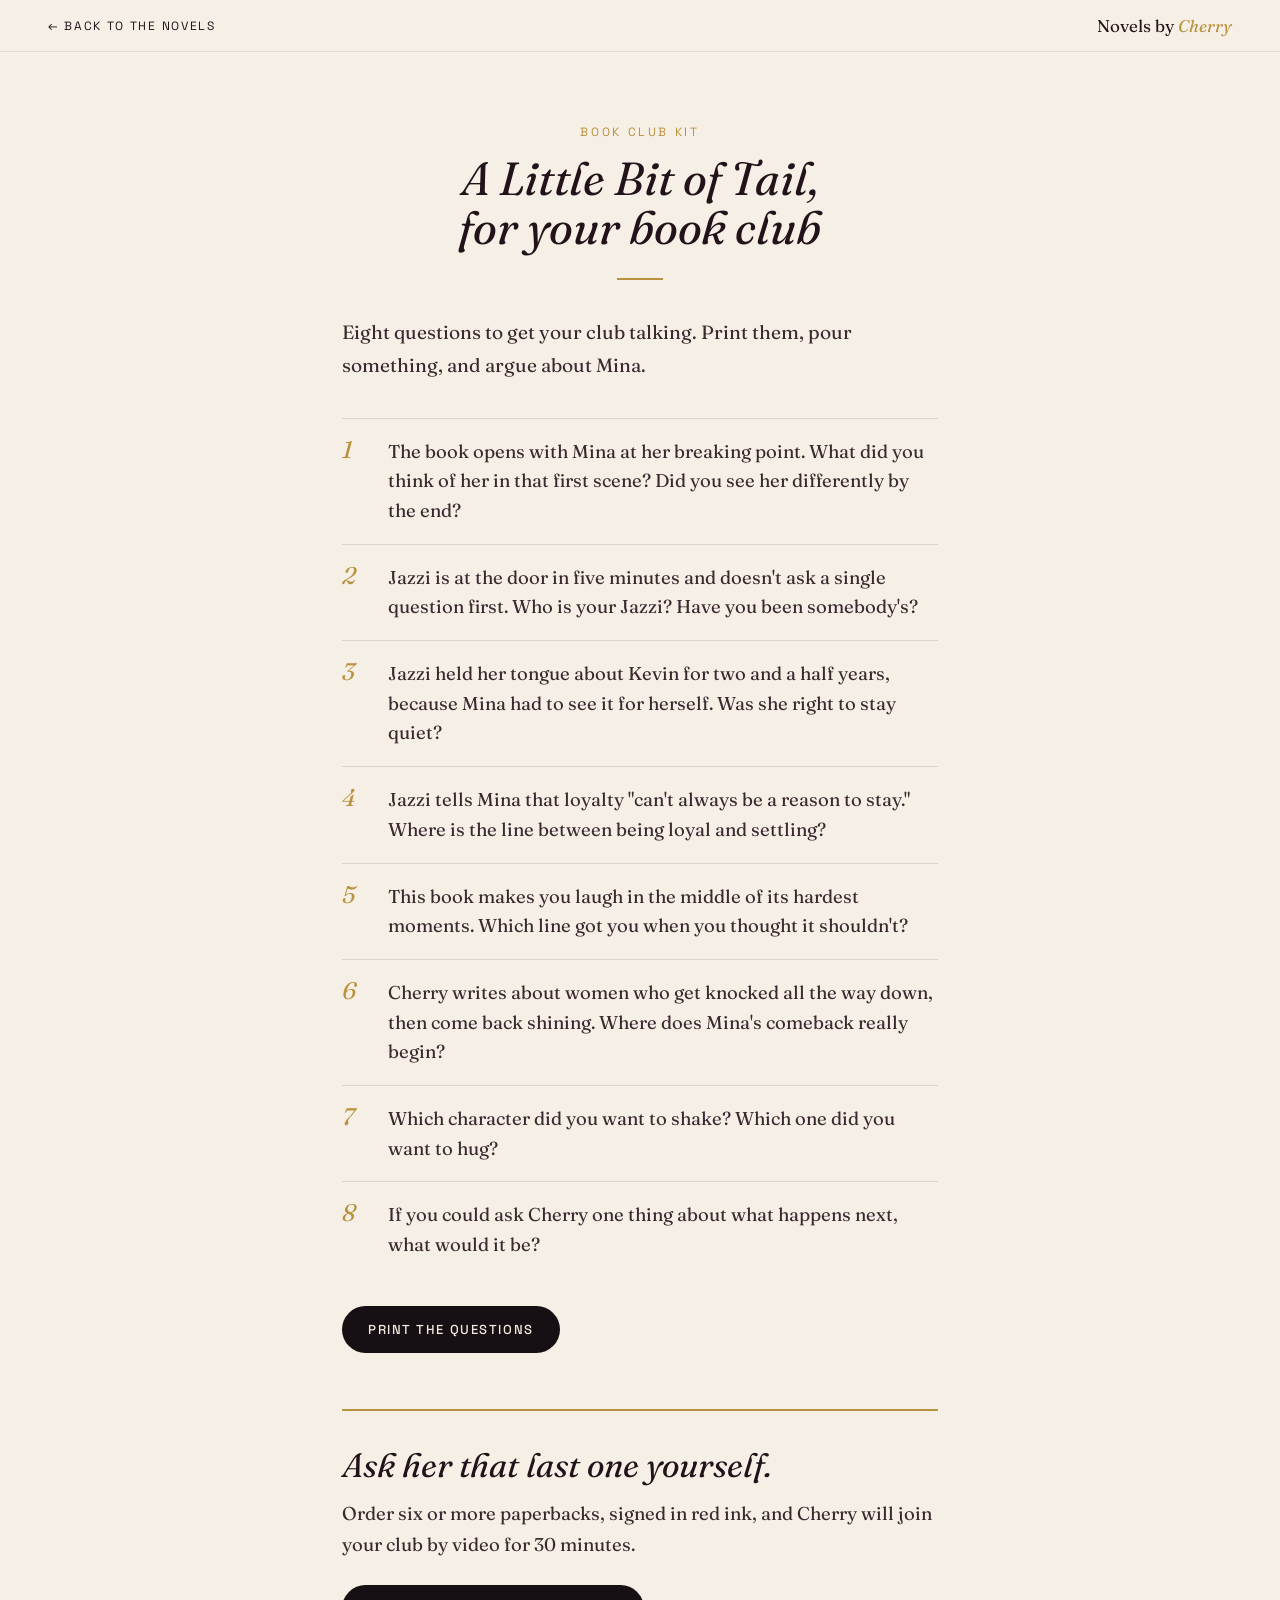
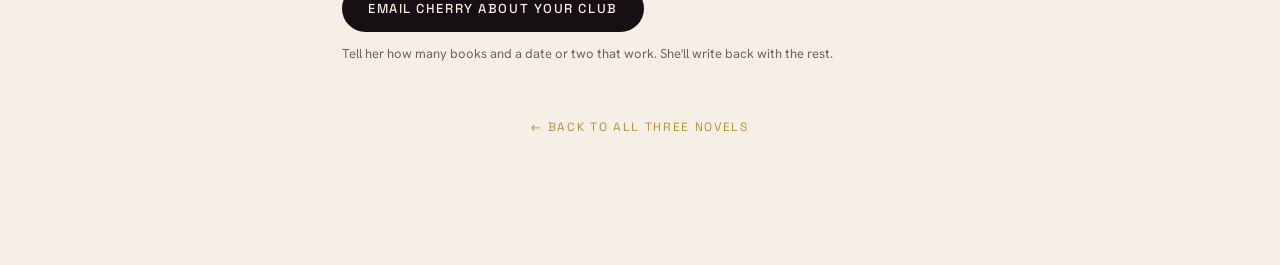
<file: book-club/index.html>
<!DOCTYPE html>
<html lang="en">
<head>
<meta charset="UTF-8" />
<meta name="viewport" content="width=device-width, initial-scale=1.0" />
<title>Book Club Kit — A Little Bit of Tail | Novels by Cherry</title>
<meta name="description" content="Free discussion questions for A Little Bit of Tail, a novel by Cherry. Order six or more paperbacks and Cherry joins your book club by video." />
<link rel="canonical" href="https://www.novelsbycherry.com/book-club/index.html" />
<meta property="og:type" content="article" />
<meta property="og:site_name" content="Novels by Cherry" />
<meta property="og:url" content="https://www.novelsbycherry.com/book-club/index.html" />
<meta property="og:title" content="Book club kit — A Little Bit of Tail" />
<meta property="og:description" content="Free discussion questions for your book club. Order six or more paperbacks and Cherry joins you by video." />
<meta property="og:image" content="https://www.novelsbycherry.com/Assets/share.jpg" />
<meta property="og:image:width" content="1200" />
<meta property="og:image:height" content="630" />
<meta name="twitter:card" content="summary_large_image" />
<meta name="twitter:title" content="Book club kit — A Little Bit of Tail" />
<meta name="twitter:description" content="Free discussion questions for your book club. Order six or more paperbacks and Cherry joins you by video." />
<meta name="twitter:image" content="https://www.novelsbycherry.com/Assets/share.jpg" />
<link rel="preconnect" href="https://fonts.googleapis.com" />
<link rel="preconnect" href="https://fonts.gstatic.com" crossorigin />
<link href="https://fonts.googleapis.com/css2?family=Fraunces:ital,opsz,wght@0,9..144,300..600;1,9..144,300..600&family=Hanken+Grotesk:wght@300;400;500;600&family=Space+Grotesk:wght@400;500;600&display=swap" rel="stylesheet" />
<link rel="stylesheet" href="../read/chapter.css" />
<style>
  .reader h1{ font-size:clamp(2rem,6vw,2.9rem); line-height:1.06; text-wrap:balance; }
  .rule{ margin-bottom:36px; }
  .intro{ font-size:clamp(1.06rem,2.3vw,1.2rem); line-height:1.7; margin-bottom:36px; }
  .qs{ list-style:none; counter-reset:q; }
  .qs li{ counter-increment:q; position:relative; padding:18px 0 18px 46px; border-top:1px solid rgba(34,18,25,.12); font-size:clamp(1.04rem,2.2vw,1.16rem); line-height:1.6; }
  .qs li::before{ content:counter(q); position:absolute; left:0; top:17px; font-style:italic; font-size:1.5rem; line-height:1.2; color:var(--gold-deep); }
  .printrow{ margin-top:28px; }
  .inkbtn{ display:inline-flex; align-items:center; gap:10px; font-family:var(--mono); font-size:13px; font-weight:500; letter-spacing:.12em; text-transform:uppercase; text-decoration:none; color:var(--cream); background:var(--ink); padding:15px 26px; border-radius:999px; border:0; cursor:pointer; }
  .inkbtn:hover{ background:var(--plum); }
  .visit{ margin-top:56px; padding-top:36px; border-top:2px solid var(--gold-deep); }
  .visit h2{ font-weight:400; font-style:italic; font-size:clamp(1.6rem,4.4vw,2.1rem); line-height:1.1; color:var(--ink-head); margin-bottom:14px; text-wrap:balance; }
  .visit p{ font-size:clamp(1.04rem,2.2vw,1.16rem); line-height:1.7; margin-bottom:24px; }
  .fine{ font-family:var(--sans); font-size:13px; line-height:1.5; color:rgba(58,42,48,.7); margin-top:12px; }
  .printfoot{ display:none; }
  .backhome{ margin-top:56px; }

  @media print{
    @page{ margin:18mm; }
    body{ background:#fff; animation:none; }
    .topbar, .printrow, .visit, .backhome{ display:none; }
    .reader{ max-width:none; padding:0; }
    .qs li{ break-inside:avoid; }
    .printfoot{ display:block; margin-top:28px; padding-top:14px; border-top:2px solid var(--gold-deep); font-family:var(--sans); font-size:12px; }
  }
</style>
</head>
<body>

<header class="topbar">
  <a class="back" href="../index.html#novels">← Back to the novels</a>
  <a class="brand" href="../index.html">Novels by <em>Cherry</em></a>
</header>

<main class="reader">
  <div class="kicker">Book club kit</div>
  <h1>A Little Bit of Tail,<br>for your book club</h1>
  <div class="rule"></div>

  <p class="intro">Eight questions to get your club talking. Print them, pour something, and argue about Mina.</p>

  <ol class="qs">
    <li>The book opens with Mina at her breaking point. What did you think of her in that first scene? Did you see her differently by the end?</li>
    <li>Jazzi is at the door in five minutes and doesn't ask a single question first. Who is your Jazzi? Have you been somebody's?</li>
    <li>Jazzi held her tongue about Kevin for two and a half years, because Mina had to see it for herself. Was she right to stay quiet?</li>
    <li>Jazzi tells Mina that loyalty "can't always be a reason to stay." Where is the line between being loyal and settling?</li>
    <li>This book makes you laugh in the middle of its hardest moments. Which line got you when you thought it shouldn't?</li>
    <li>Cherry writes about women who get knocked all the way down, then come back shining. Where does Mina's comeback really begin?</li>
    <li>Which character did you want to shake? Which one did you want to hug?</li>
    <li>If you could ask Cherry one thing about what happens next, what would it be?</li>
  </ol>
  <p class="printfoot">Order six or more and Cherry joins your club by video for 30 minutes. novelsbycherry.com</p>

  <div class="printrow"><button class="inkbtn" type="button" onclick="window.print()">Print the questions</button></div>

  <div class="visit">
    <h2>Ask her that last one yourself.</h2>
    <p>Order six or more paperbacks, signed in red ink, and Cherry will join your club by video for 30 minutes.</p>
    <a class="inkbtn" href="mailto:novelsbycherry@gmail.com?subject=Book%20club%20visit">Email Cherry about your club</a>
    <div class="fine">Tell her how many books and a date or two that work. She'll write back with the rest.</div>
  </div>

  <a class="backhome" href="../index.html#novels">← Back to all three novels</a>
</main>

<script src="../page-transition.js"></script>
</body>
</html>
</file>
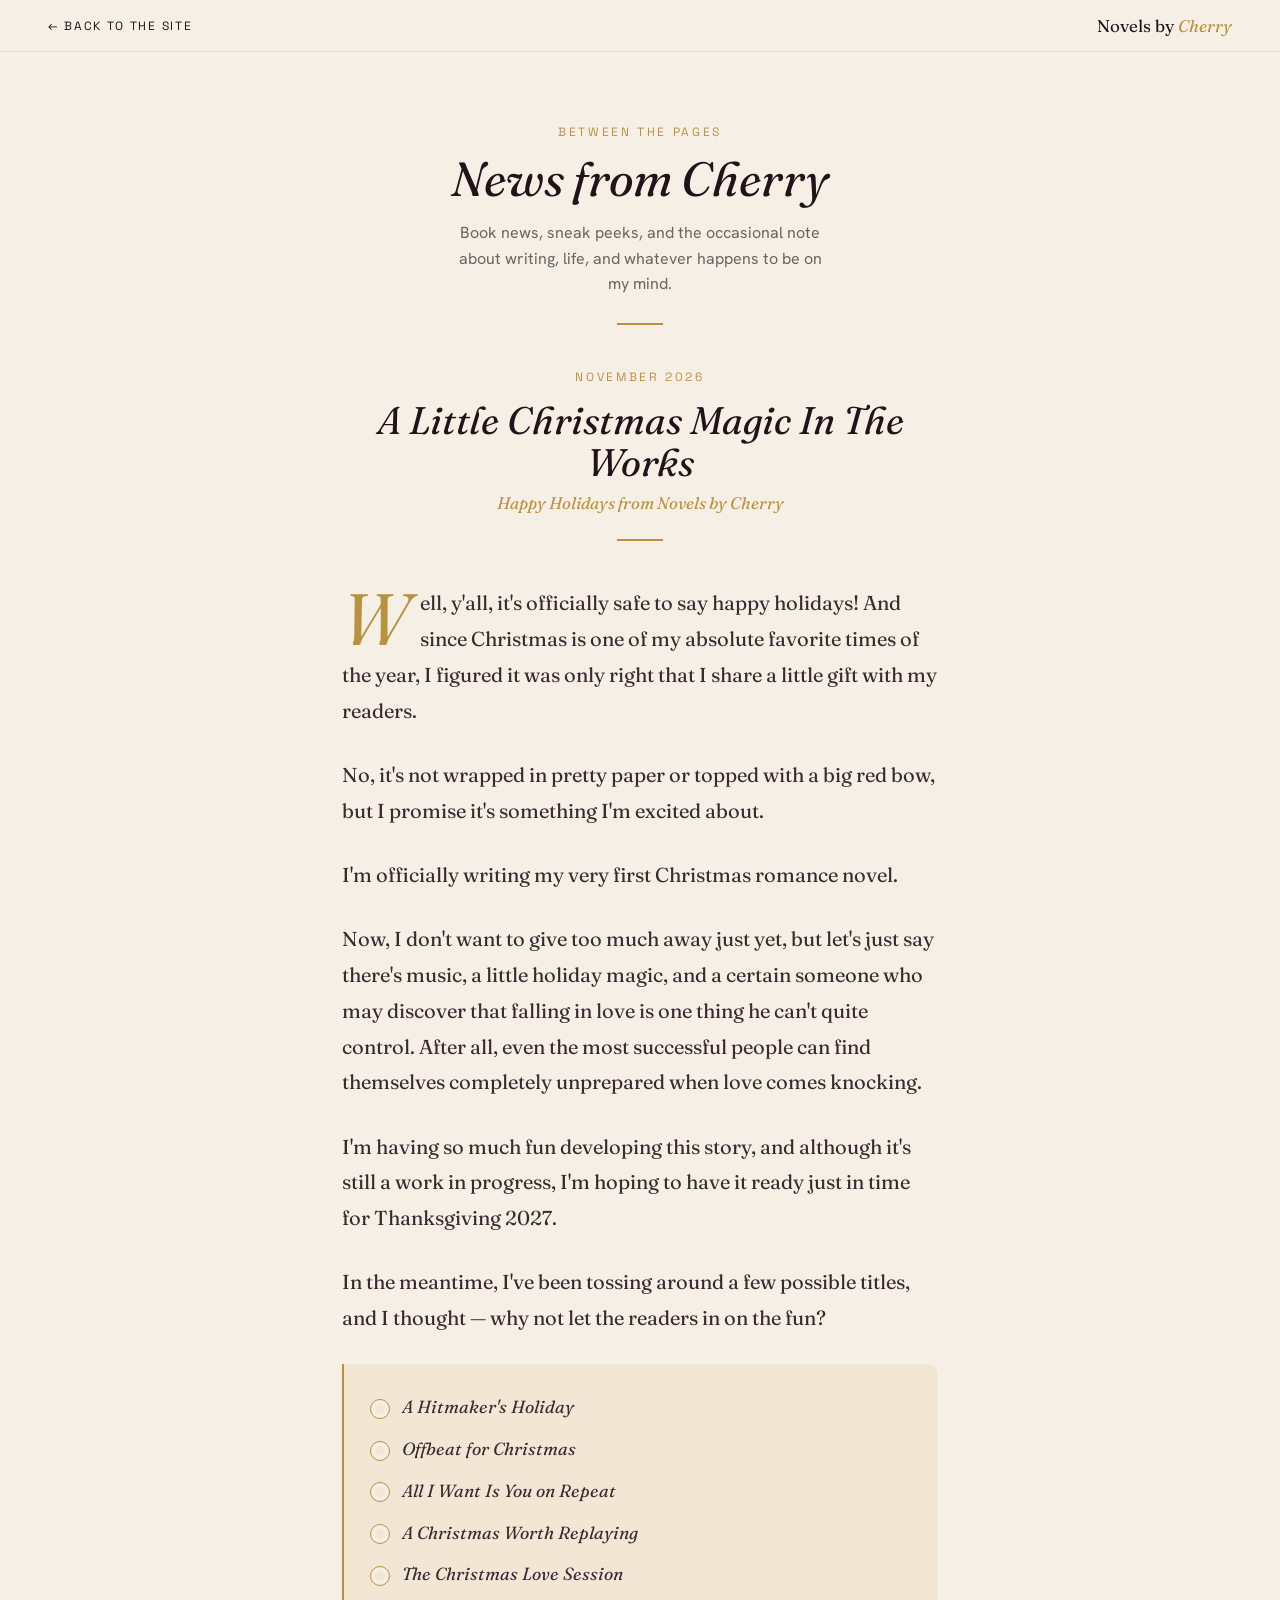
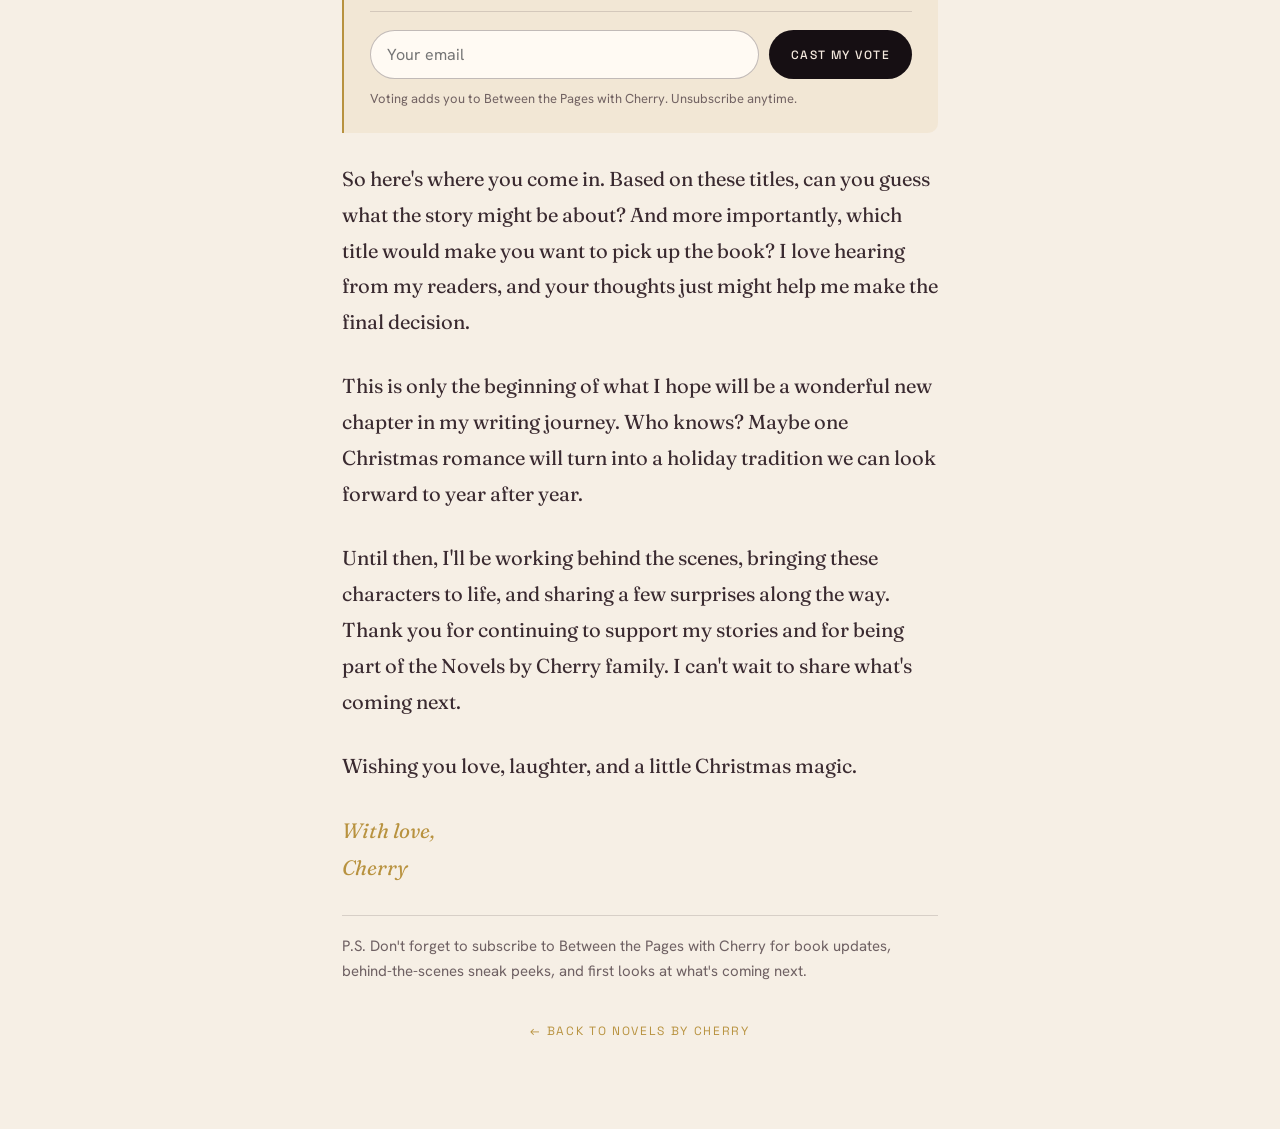
<file: updates/index.html>
<!DOCTYPE html>
<html lang="en">
<head>
<meta charset="UTF-8" />
<meta name="viewport" content="width=device-width, initial-scale=1.0" />
<title>Between the Pages — News from Cherry | Novels by Cherry</title>
<meta name="description" content="Book news, sneak peeks, and notes from Selena Cherry — including the first Christmas romance in the works." />
<link rel="canonical" href="https://www.novelsbycherry.com/updates/index.html" />
<meta property="og:type" content="article" />
<meta property="og:site_name" content="Novels by Cherry" />
<meta property="og:url" content="https://www.novelsbycherry.com/updates/index.html" />
<meta property="og:title" content="Between the Pages — news from Cherry" />
<meta property="og:description" content="Book news, sneak peeks, and notes from author Selena Cherry, including the first Christmas romance in the works." />
<meta property="og:image" content="https://www.novelsbycherry.com/Assets/share.jpg" />
<meta property="og:image:width" content="1200" />
<meta property="og:image:height" content="630" />
<meta name="twitter:card" content="summary_large_image" />
<meta name="twitter:title" content="Between the Pages — news from Cherry" />
<meta name="twitter:description" content="Book news, sneak peeks, and notes from author Selena Cherry, including the first Christmas romance in the works." />
<meta name="twitter:image" content="https://www.novelsbycherry.com/Assets/share.jpg" />
<link rel="preconnect" href="https://fonts.googleapis.com" />
<link rel="preconnect" href="https://fonts.gstatic.com" crossorigin />
<link href="https://fonts.googleapis.com/css2?family=Fraunces:ital,opsz,wght@0,9..144,300..600;1,9..144,300..600&family=Hanken+Grotesk:wght@300;400;500;600&family=Space+Grotesk:wght@400;500;600&display=swap" rel="stylesheet" />
<link rel="stylesheet" href="../read/chapter.css" />
<style>
  .masthead{ max-width:660px; margin:0 auto; padding:clamp(44px,8vh,96px) clamp(22px,6vw,32px) 0; text-align:center; }
  .masthead h1{ font-family:var(--serif); font-weight:400; font-style:italic;
    font-size:clamp(2.1rem,6vw,3rem); color:var(--ink-head); line-height:1.04; }
  .masthead p{ font-family:var(--sans); font-size:16px; line-height:1.6;
    color:rgba(58,42,48,.72); max-width:42ch; margin:16px auto 0; }

  .post{ max-width:660px; margin:0 auto; padding:0 clamp(22px,6vw,32px); }
  .post + .post{ margin-top:clamp(64px,10vh,110px); }
  .post-date{ text-align:center; font-family:var(--mono); font-size:12px; letter-spacing:.22em;
    text-transform:uppercase; color:var(--gold-deep); margin-bottom:14px; }
  .post h2{ text-align:center; font-family:var(--serif); font-weight:400; font-style:italic;
    font-size:clamp(1.7rem,4.6vw,2.4rem); color:var(--ink-head); line-height:1.1; }
  .post-sub{ text-align:center; font-family:var(--serif); font-style:italic;
    font-size:1.05rem; color:var(--gold-deep); margin-top:10px; }

  .ballot{ margin:0 0 1.4em; padding:22px 26px 24px; background:rgba(217,184,120,.14);
    border-left:2px solid var(--gold-deep); border-radius:0 10px 10px 0; }
  .ballot fieldset{ border:0; min-width:0; }
  .ballot legend{ position:absolute; width:1px; height:1px; overflow:hidden; clip-path:inset(50%); }
  .ballot input[type=radio]{ position:absolute; opacity:0; pointer-events:none; }
  .ballot label{ display:block; padding:9px 0; cursor:pointer; font-style:italic; font-size:1.1rem; line-height:1.35; }
  .ballot label span{ display:block; position:relative; padding-left:32px; }
  .ballot label span::before{ content:""; position:absolute; left:0; top:.2em; width:18px; height:18px;
    border-radius:50%; border:1.5px solid var(--gold-deep); box-shadow:inset 0 0 0 4px var(--paper); }
  .ballot input:checked + span{ color:var(--ink-head); font-weight:500; }
  .ballot input:checked + span::before{ background:var(--gold-deep); box-shadow:inset 0 0 0 3.5px #f3e7d3; }
  .ballot input:focus-visible + span{ outline:2px solid var(--gold-deep); outline-offset:3px; border-radius:3px; }
  .ballot-row{ display:flex; gap:10px; flex-wrap:wrap; margin-top:16px; padding-top:18px;
    border-top:1px solid rgba(34,18,25,.14); }
  .ballot input[type=email]{ flex:1 1 220px; min-width:0; font-family:var(--sans); font-size:16px;
    padding:13px 16px; border-radius:999px; border:1px solid rgba(34,18,25,.28); background:#fffaf3; color:var(--ink-head); }
  .ballot button{ font-family:var(--mono); font-size:12px; font-weight:500; letter-spacing:.12em;
    text-transform:uppercase; padding:14px 22px; border-radius:999px; border:0; cursor:pointer;
    background:var(--ink); color:var(--cream); }
  .ballot button:hover{ background:var(--plum); }
  .ballot button:disabled{ opacity:.6; cursor:default; }
  .ballot-fine{ font-family:var(--sans); font-size:13px; line-height:1.5; color:rgba(58,42,48,.7); margin-top:10px; }
  .ballot-msg{ font-family:var(--sans); font-size:14px; line-height:1.5; color:var(--ink-head); }
  .ballot-msg:not(:empty){ margin-top:10px; }
  .ballot [data-done]{ display:none; }
  .ballot.is-done [data-done]{ display:block; }
  .ballot.is-done > :not([data-done]){ display:none; }
  .ballot-done{ font-style:italic; font-size:1.2rem; line-height:1.5; color:var(--ink-head); }

  .signoff{ font-family:var(--serif); font-style:italic; font-size:1.3rem; color:var(--gold-deep); }
  .ps{ font-family:var(--sans); font-size:15px; line-height:1.65; color:rgba(58,42,48,.72);
    border-top:1px solid rgba(34,18,25,.14); padding-top:18px; margin-top:28px; }
</style>
</head>
<body>
<div class="progress" id="progress"></div>

<header class="topbar">
  <a class="back" href="../index.html">← Back to the site</a>
  <a class="brand" href="../index.html">Novels by <em>Cherry</em></a>
</header>

<div class="masthead">
  <div class="kicker">Between the Pages</div>
  <h1>News from Cherry</h1>
  <p>Book news, sneak peeks, and the occasional note about writing, life, and whatever happens to be on my mind.</p>
  <div class="rule"></div>
</div>

<main>

  <article class="post">
    <div class="post-date">November 2026</div>
    <h2>A Little Christmas Magic In The Works</h2>
    <div class="post-sub">Happy Holidays from Novels by Cherry</div>
    <div class="rule"></div>
    <div class="prose">
      <p>Well, y'all, it's officially safe to say happy holidays! And since Christmas is one of my absolute favorite times of the year, I figured it was only right that I share a little gift with my readers.</p>
      <p>No, it's not wrapped in pretty paper or topped with a big red bow, but I promise it's something I'm excited about.</p>
      <p>I'm officially writing my very first Christmas romance novel.</p>
      <p>Now, I don't want to give too much away just yet, but let's just say there's music, a little holiday magic, and a certain someone who may discover that falling in love is one thing he can't quite control. After all, even the most successful people can find themselves completely unprepared when love comes knocking.</p>
      <p>I'm having so much fun developing this story, and although it's still a work in progress, I'm hoping to have it ready just in time for Thanksgiving 2027.</p>
      <p>In the meantime, I've been tossing around a few possible titles, and I thought — why not let the readers in on the fun?</p>
      <form class="ballot" data-ballot>
        <fieldset>
          <legend>Vote for a title</legend>
          <label><input type="radio" name="fields[christmas_title]" value="A Hitmaker's Holiday" required><span>A Hitmaker's Holiday</span></label>
          <label><input type="radio" name="fields[christmas_title]" value="Offbeat for Christmas"><span>Offbeat for Christmas</span></label>
          <label><input type="radio" name="fields[christmas_title]" value="All I Want Is You on Repeat"><span>All I Want Is You on Repeat</span></label>
          <label><input type="radio" name="fields[christmas_title]" value="A Christmas Worth Replaying"><span>A Christmas Worth Replaying</span></label>
          <label><input type="radio" name="fields[christmas_title]" value="The Christmas Love Session"><span>The Christmas Love Session</span></label>
        </fieldset>
        <div class="ballot-row">
          <input type="email" name="fields[email]" autocomplete="email" placeholder="Your email" aria-label="Your email" required>
          <button type="submit">Cast my vote</button>
        </div>
        <div class="ballot-fine">Voting adds you to Between the Pages with Cherry. Unsubscribe anytime.</div>
        <div class="ballot-msg" data-msg role="status"></div>
        <div data-done>
          <div class="ballot-done">Your vote for <span data-pick></span> is in.</div>
        </div>
      </form>
      <p>So here's where you come in. Based on these titles, can you guess what the story might be about? And more importantly, which title would make you want to pick up the book? I love hearing from my readers, and your thoughts just might help me make the final decision.</p>
      <p>This is only the beginning of what I hope will be a wonderful new chapter in my writing journey. Who knows? Maybe one Christmas romance will turn into a holiday tradition we can look forward to year after year.</p>
      <p>Until then, I'll be working behind the scenes, bringing these characters to life, and sharing a few surprises along the way. Thank you for continuing to support my stories and for being part of the Novels by Cherry family. I can't wait to share what's coming next.</p>
      <p>Wishing you love, laughter, and a little Christmas magic.</p>
      <p class="signoff">With love,<br>Cherry</p>
      <p class="ps">P.S. Don't forget to subscribe to Between the Pages with Cherry for book updates, behind-the-scenes sneak peeks, and first looks at what's coming next.</p>
    </div>
  </article>

  <!-- ============================================================
       NOT YET PUBLISHED.
       Selena asked for these to go up on set dates. To publish one,
       delete the comment marker line above it and the one below it.

       POST 2 — publish late November / first week of December 2026
       POST 3 — publish a day or two after Christmas 2026
       ============================================================ -->

  <!-- POST 2 — DO NOT PUBLISH BEFORE LATE NOVEMBER 2026
  <article class="post">
    <div class="post-date">December 2026</div>
    <h2>Something New Is On The Horizon</h2>
    <div class="post-sub">A new chapter, a new love story</div>
    <div class="rule"></div>
    <div class="prose">
      <p>If there's one thing I love about being an author, it's the opportunity to create characters who make you laugh, fall in love, shake your head, and occasionally want to reach through the pages and give somebody a piece of your mind.</p>
      <p>Lately, I've been spending time with a whole new cast of characters, and I have to tell y'all — they're already keeping me entertained, honey.</p>
      <p>As I continue working on my next novel, I'm exploring new storytelling possibilities, unexpected relationships, and all those complicated little things that make love so interesting.</p>
      <p>One thing you can always count on from me is a story filled with relatable characters, real emotions, a little humor, and enough surprises to keep you turning the pages.</p>
      <p>I'm excited about what's ahead, and I'm even more excited to have you along for the journey.</p>
      <p>Now, I have a question for my readers. When you're reading a romance novel, what keeps you turning the pages? Is it the chemistry between the characters, the drama, the humor, the steamy spice, or those unexpected plot twists? I'd love to hear your thoughts.</p>
      <p class="signoff">Until the next chapter,<br>Cherry</p>
    </div>
  </article>
  END POST 2 -->

  <!-- POST 3 — DO NOT PUBLISH BEFORE LATE DECEMBER 2026
  <article class="post">
    <div class="post-date">Late December 2026</div>
    <h2>Could This Become A Christmas Tradition?</h2>
    <div class="post-sub">A little Christmas magic, year after year</div>
    <div class="rule"></div>
    <div class="prose">
      <p>Okay, y'all — I think I may be onto something.</p>
      <p>What started as an idea for my very first Christmas romance novel has me thinking about something even bigger. What if I made this an annual tradition?</p>
      <p>Imagine curling up with a cozy blanket, your favorite holiday drink, and a brand-new Christmas love story from yours truly every holiday season. I'm talking unexpected romance, unforgettable characters, a little drama, plenty of laughter, and of course, a whole lot of Christmas magic.</p>
      <p>Now, before anybody starts holding me to a publishing schedule, let me say that I'm still working on bringing the very first story to life. But the idea of creating a collection of holiday romances that readers can look forward to year after year has me genuinely excited.</p>
      <p>My first Christmas romance is currently planned for Thanksgiving 2027, and I'm enjoying the creative journey of bringing these characters and their stories together.</p>
      <p>And who knows? Some of the people you meet in the first book might have a love story of their own just waiting to be told.</p>
      <p>So tell me something. Would you enjoy a Christmas romance series where each book introduces a new couple, but familiar characters occasionally return?</p>
      <p>Because I have a feeling this could be the beginning of something special.</p>
      <p class="signoff">With love, laughter, and a little Christmas magic,<br>Cherry</p>
    </div>
  </article>
  END POST 3 -->

</main>

<a class="backhome" href="../index.html">← Back to Novels by Cherry</a>

<script src="../page-transition.js"></script>
<script>
  const bar = document.getElementById('progress');
  const onScroll = () => {
    const h = document.documentElement.scrollHeight - window.innerHeight;
    bar.style.width = (h > 0 ? (window.scrollY / h) * 100 : 0) + '%';
  };
  window.addEventListener('scroll', onScroll, { passive: true });
  onScroll();

  // Sends the vote to the same MailerLite form as the homepage signup.
  // The title rides along in the "christmas_title" field, which has to exist on that form.
  const ballot = document.querySelector('[data-ballot]');
  ballot.addEventListener('submit', async (e) => {
    e.preventDefault();
    const btn = ballot.querySelector('button');
    const msg = ballot.querySelector('[data-msg]');
    const data = new FormData(ballot);
    data.append('ml-submit', '1');
    data.append('anticsrf', 'true');
    btn.disabled = true;
    btn.textContent = 'Sending…';
    msg.textContent = '';
    try {
      const res = await fetch('https://assets.mailerlite.com/jsonp/2620420/forms/204268883107907236/subscribe', { method: 'POST', body: data });
      const out = await res.json();
      if (!out.success) throw new Error('rejected');
      ballot.querySelector('[data-pick]').textContent = data.get('fields[christmas_title]');
      ballot.classList.add('is-done');
    } catch (err) {
      btn.disabled = false;
      btn.textContent = 'Cast my vote';
      msg.textContent = 'That didn’t go through. Check the address and try again.';
    }
  });
</script>
</body>
</html>
</file>
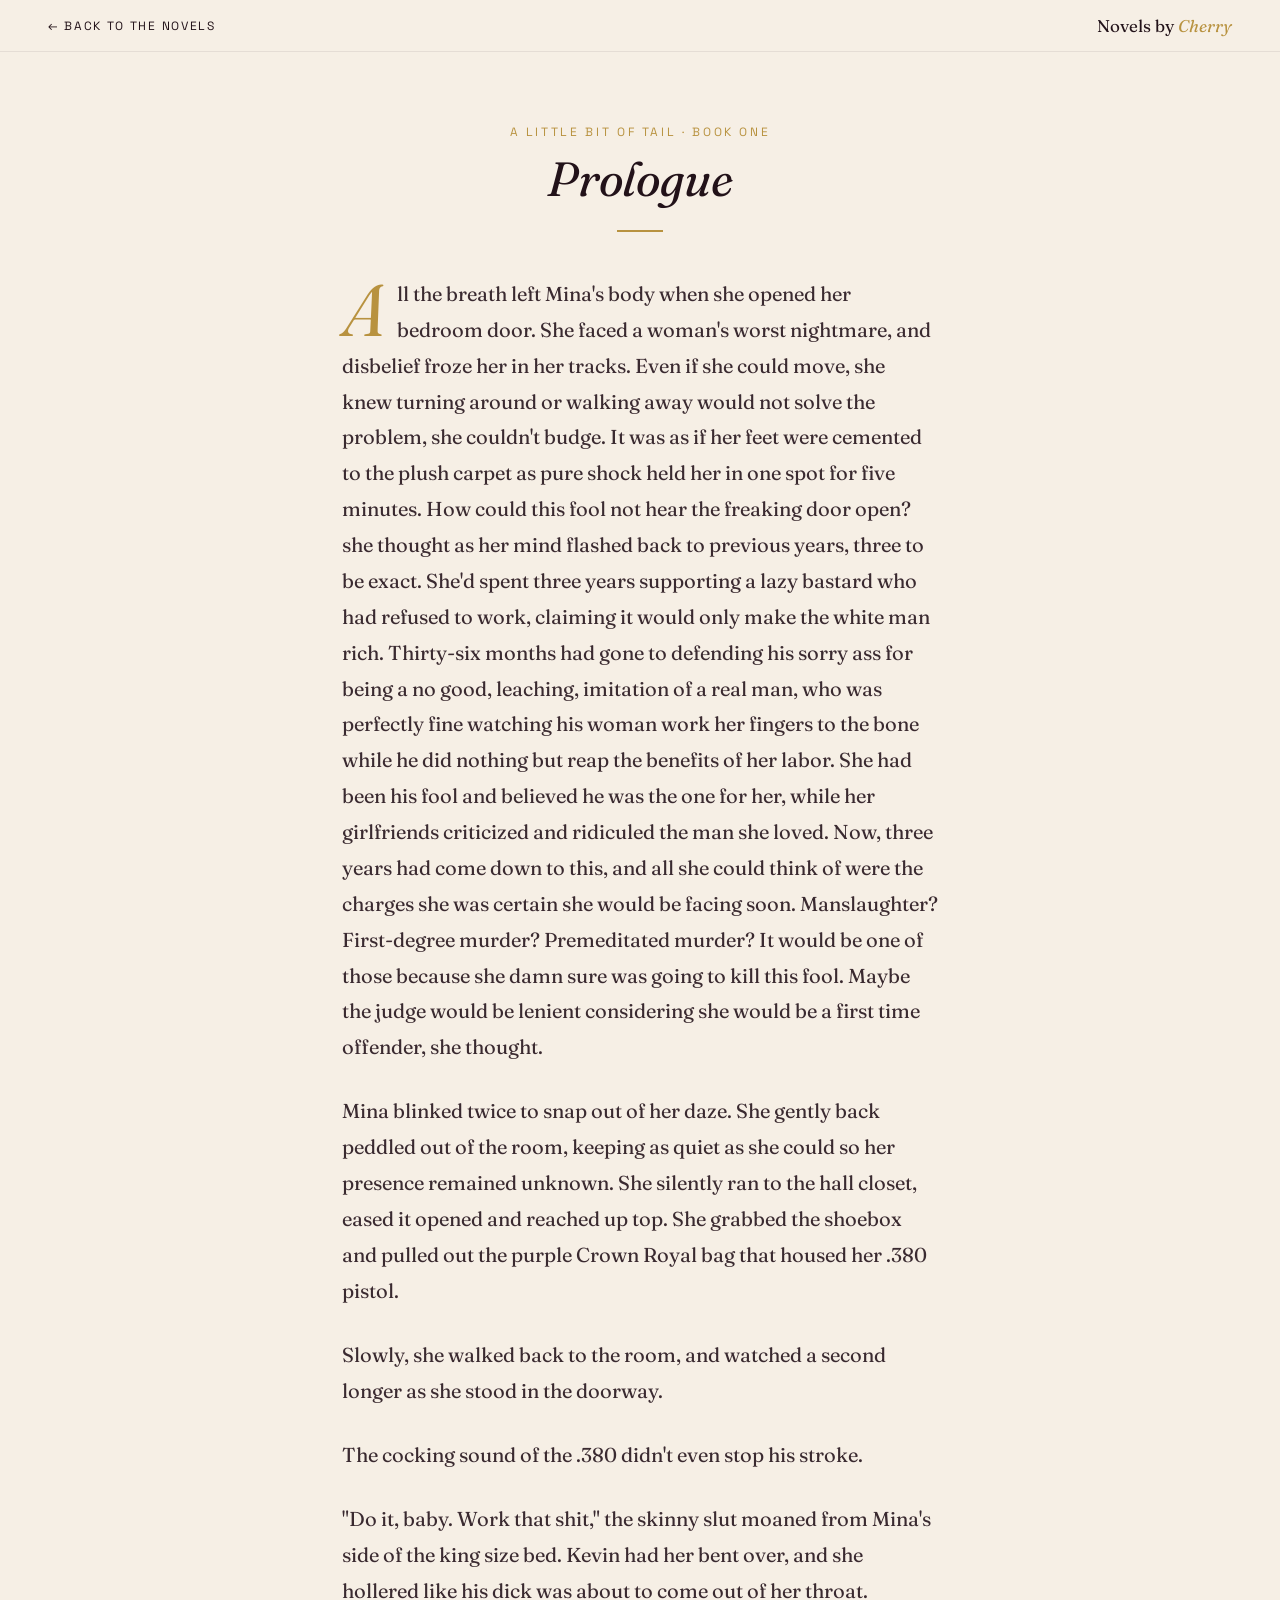
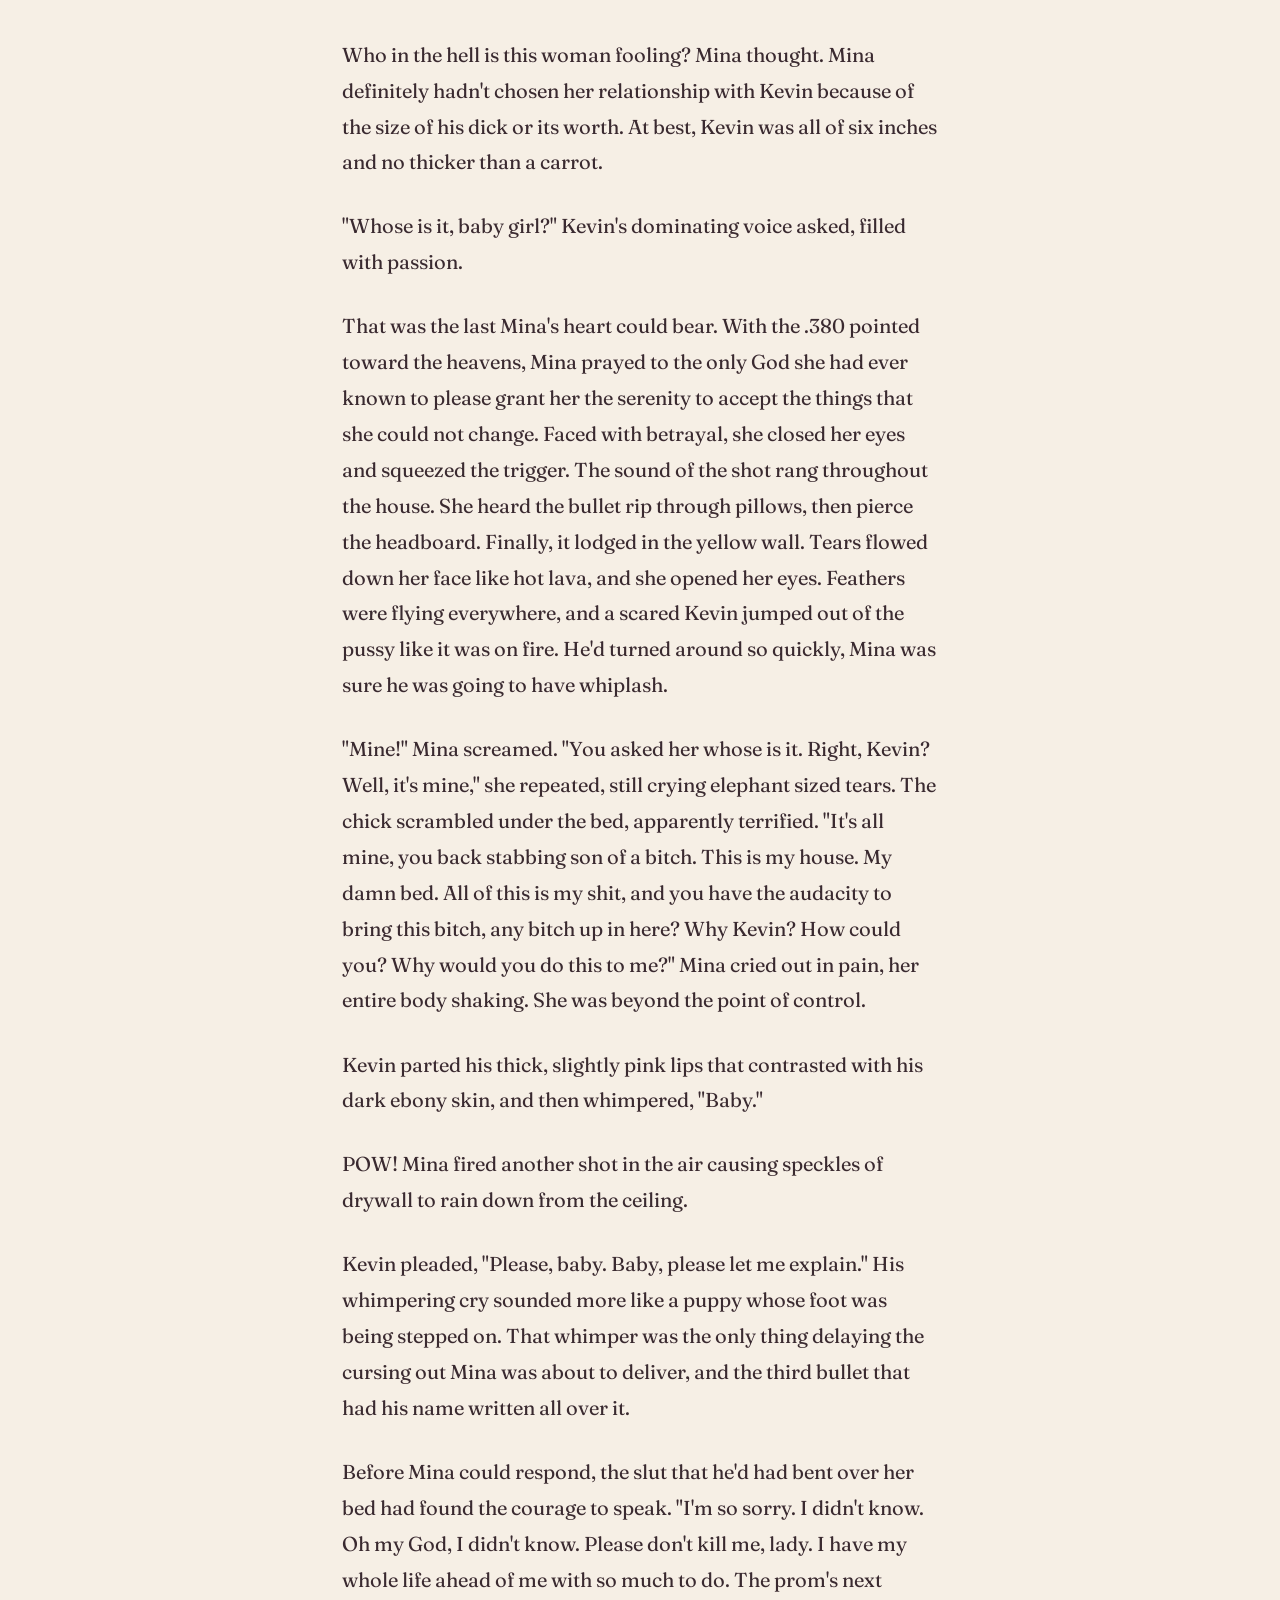
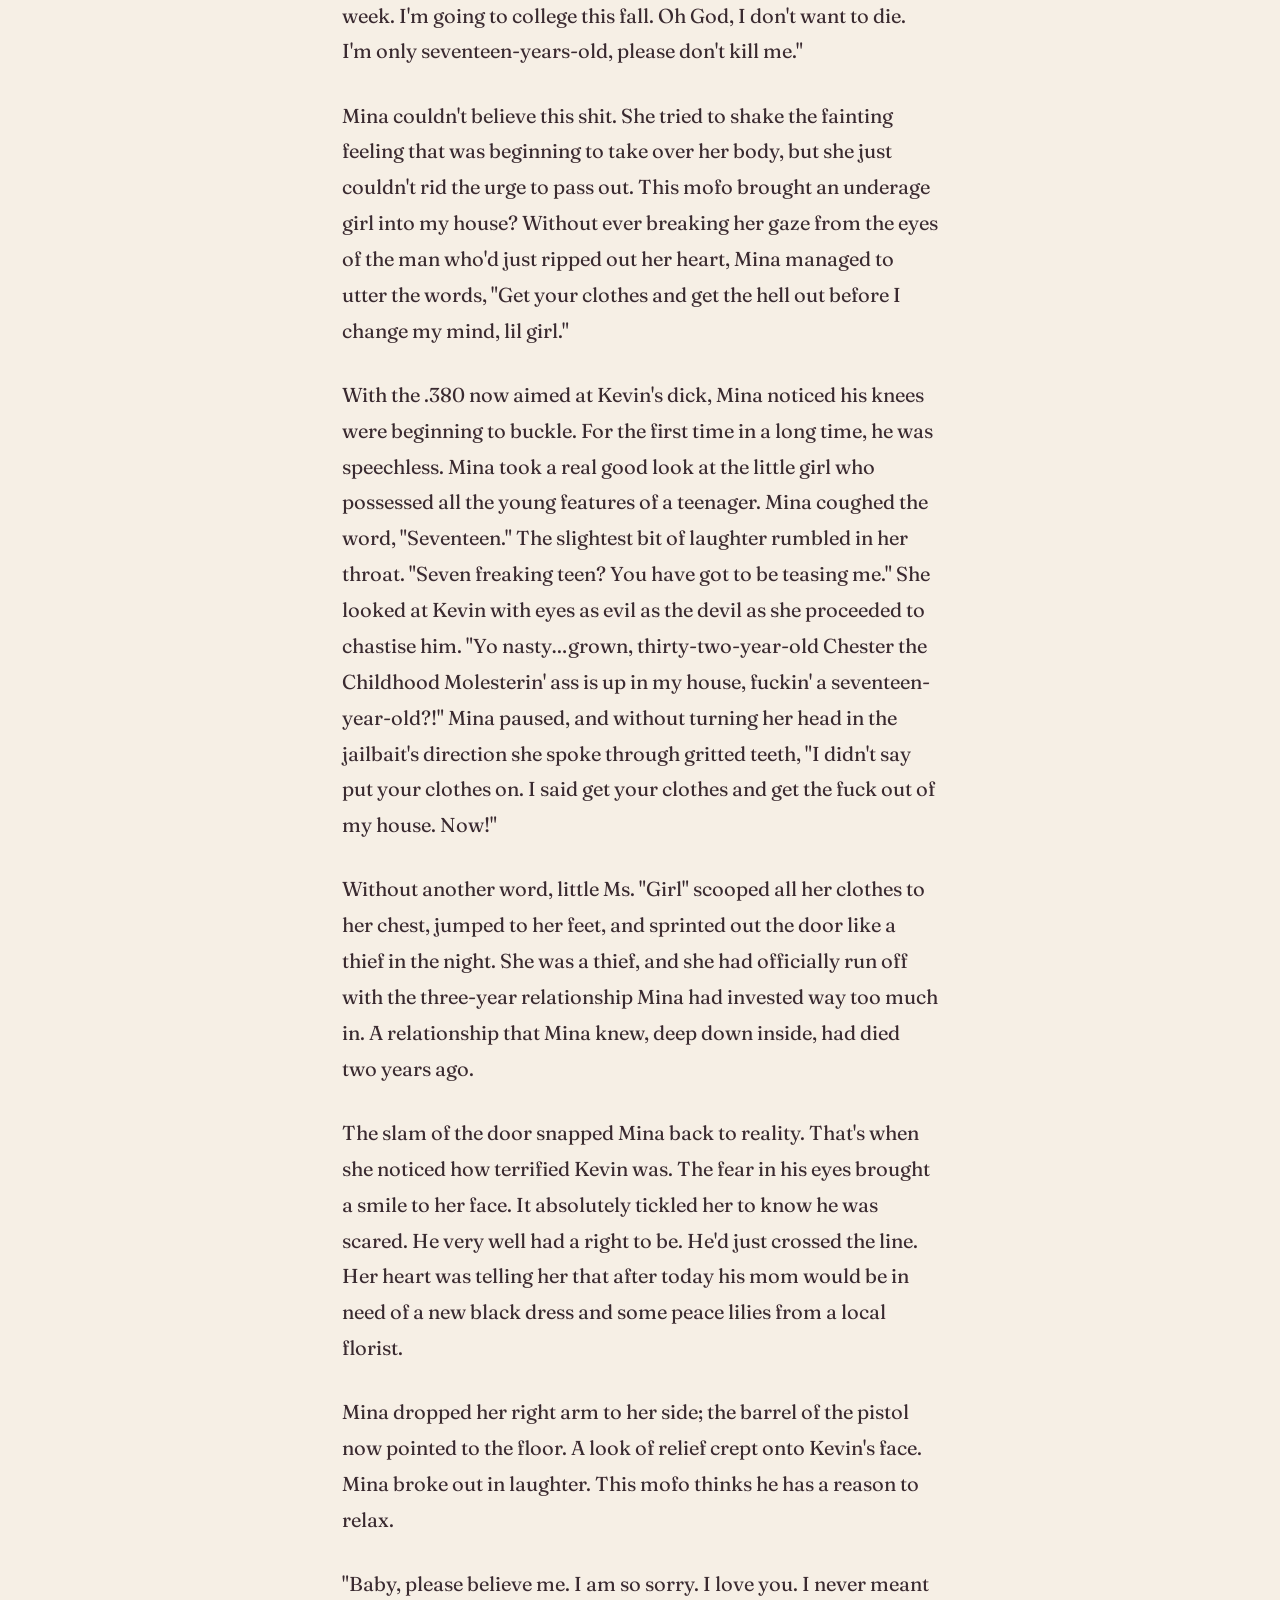
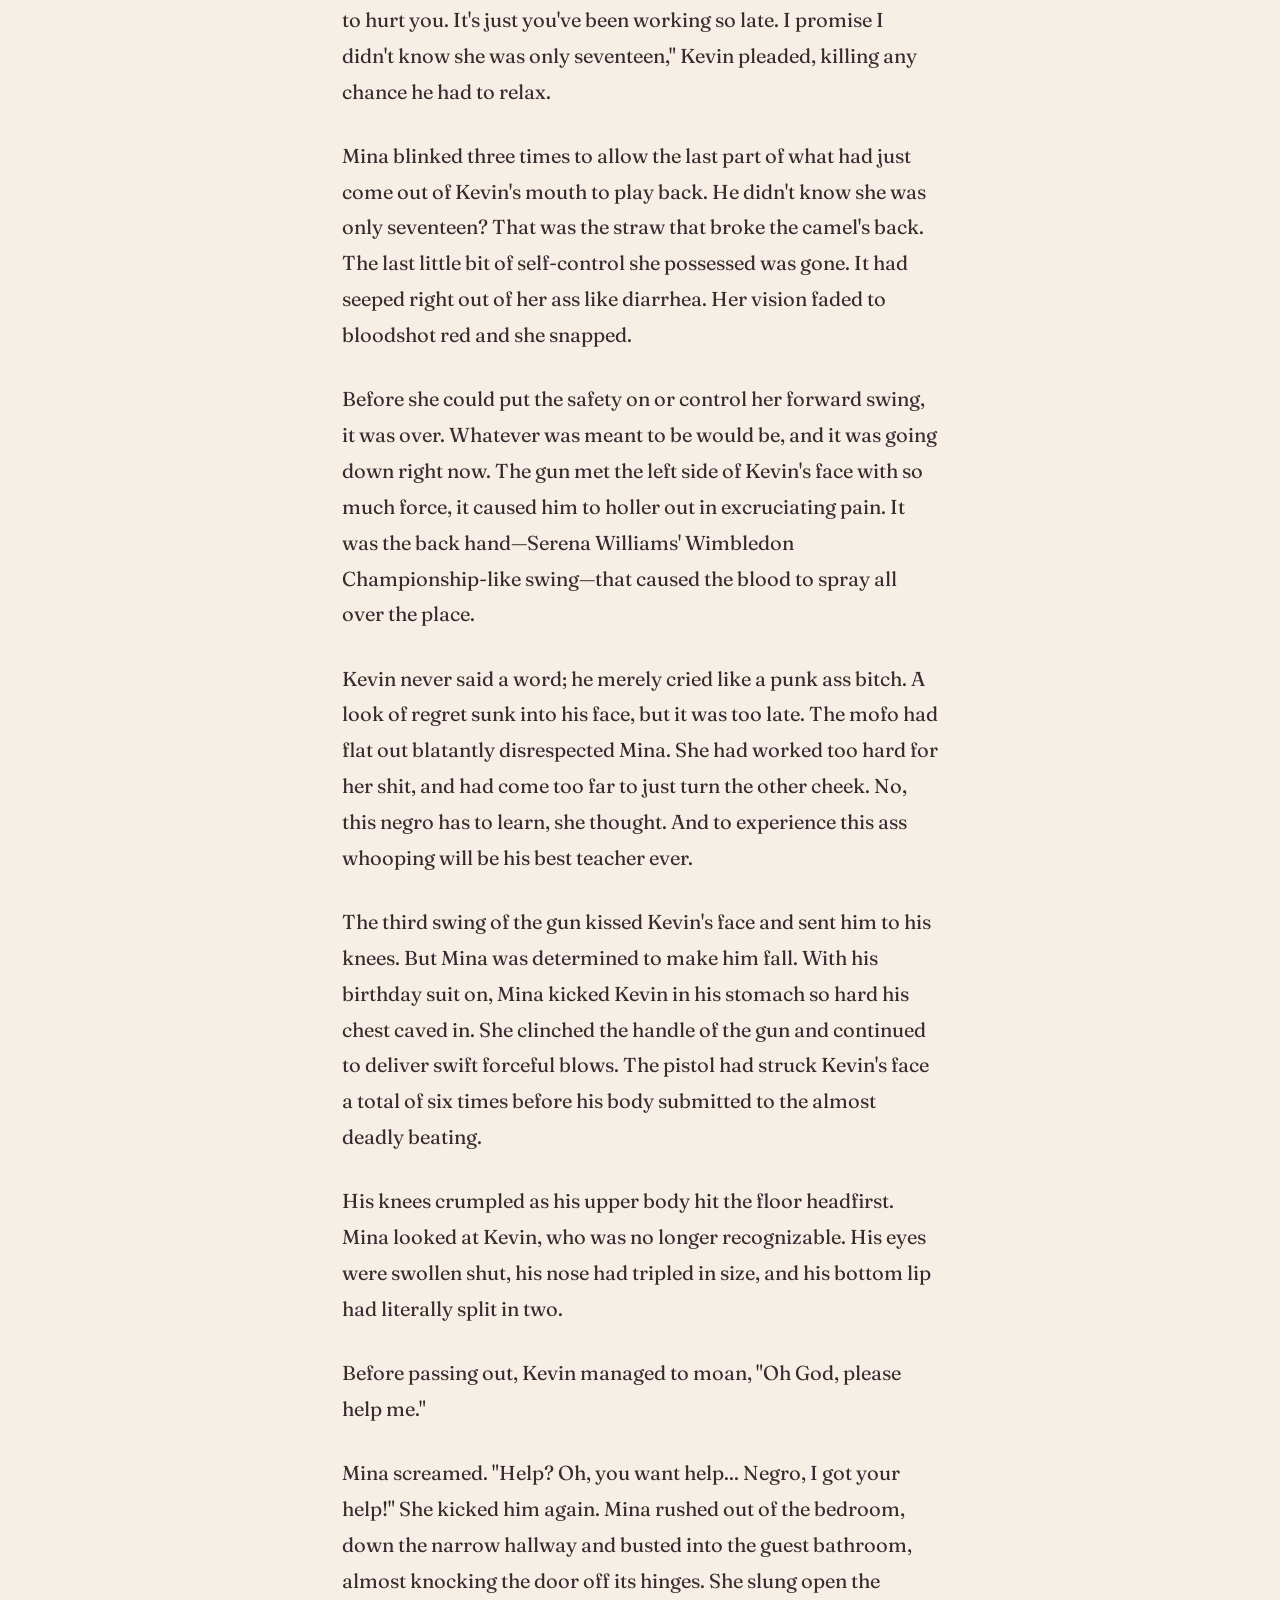
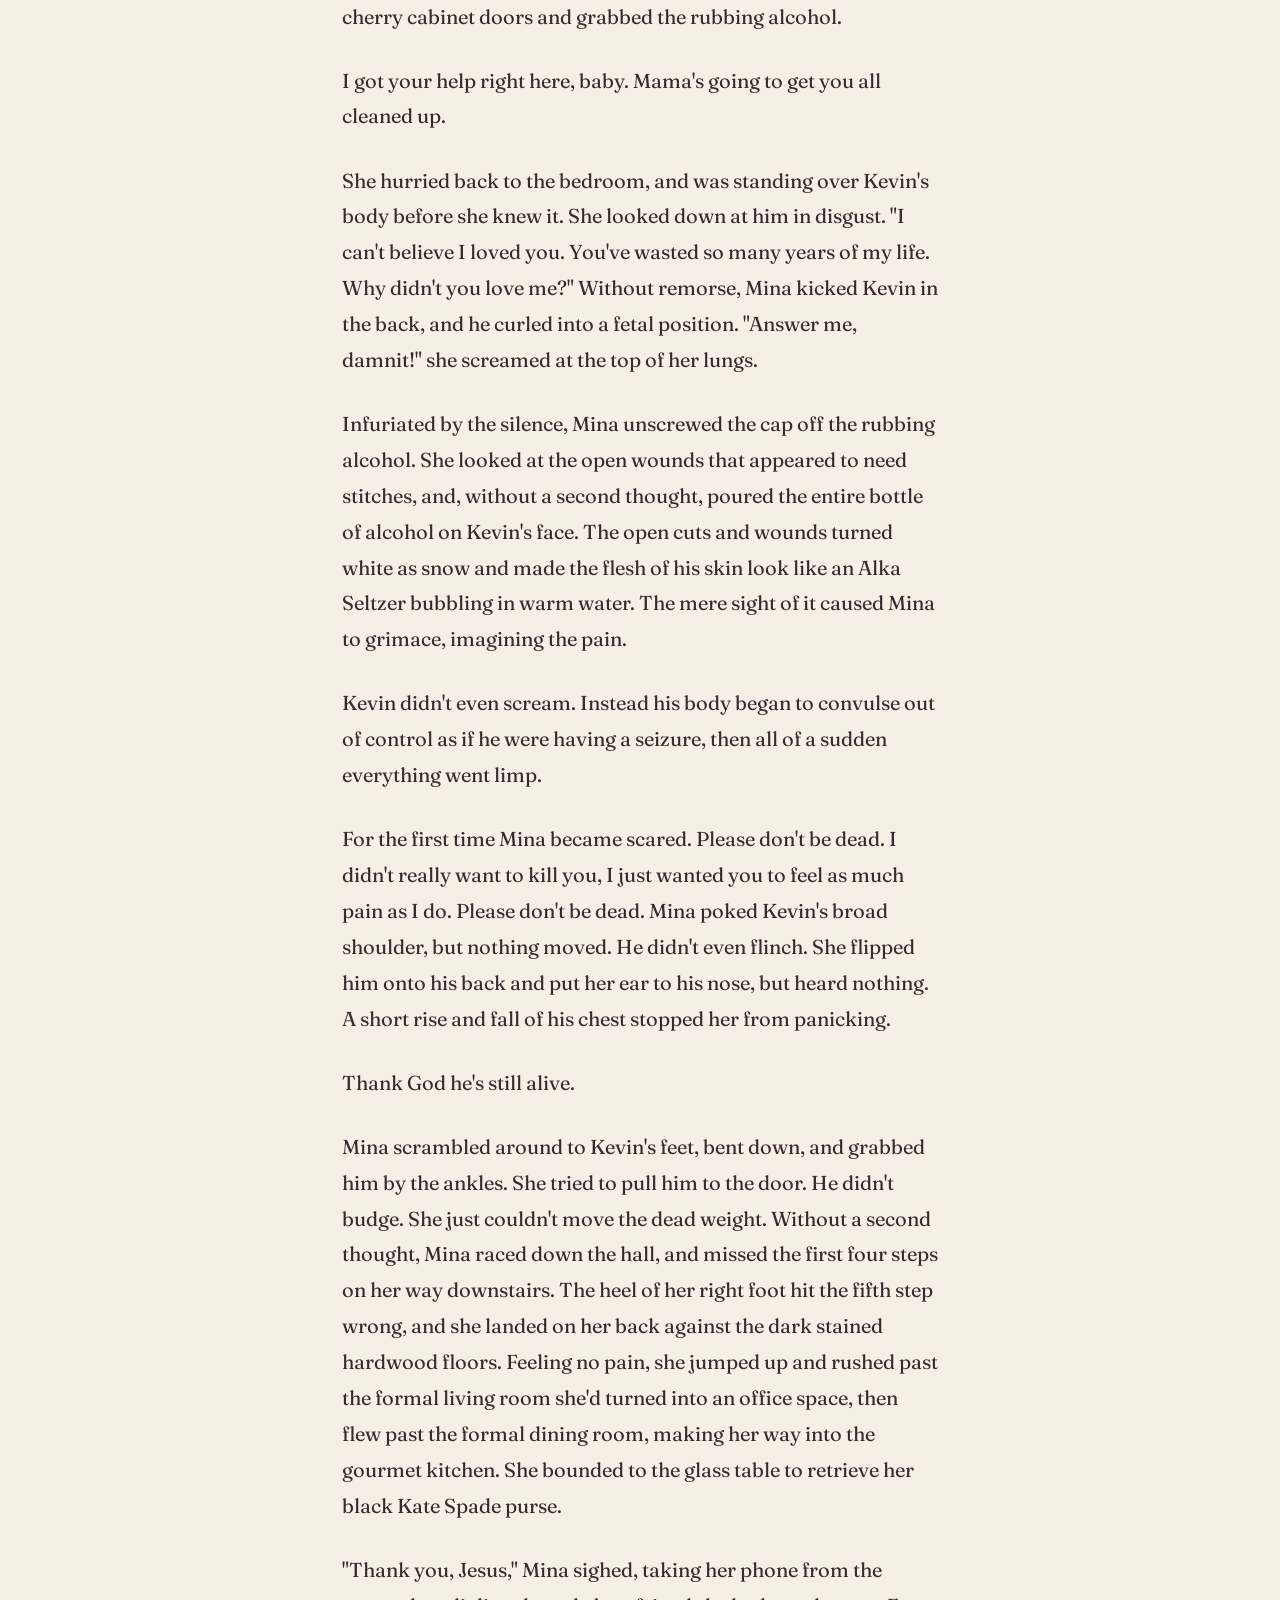
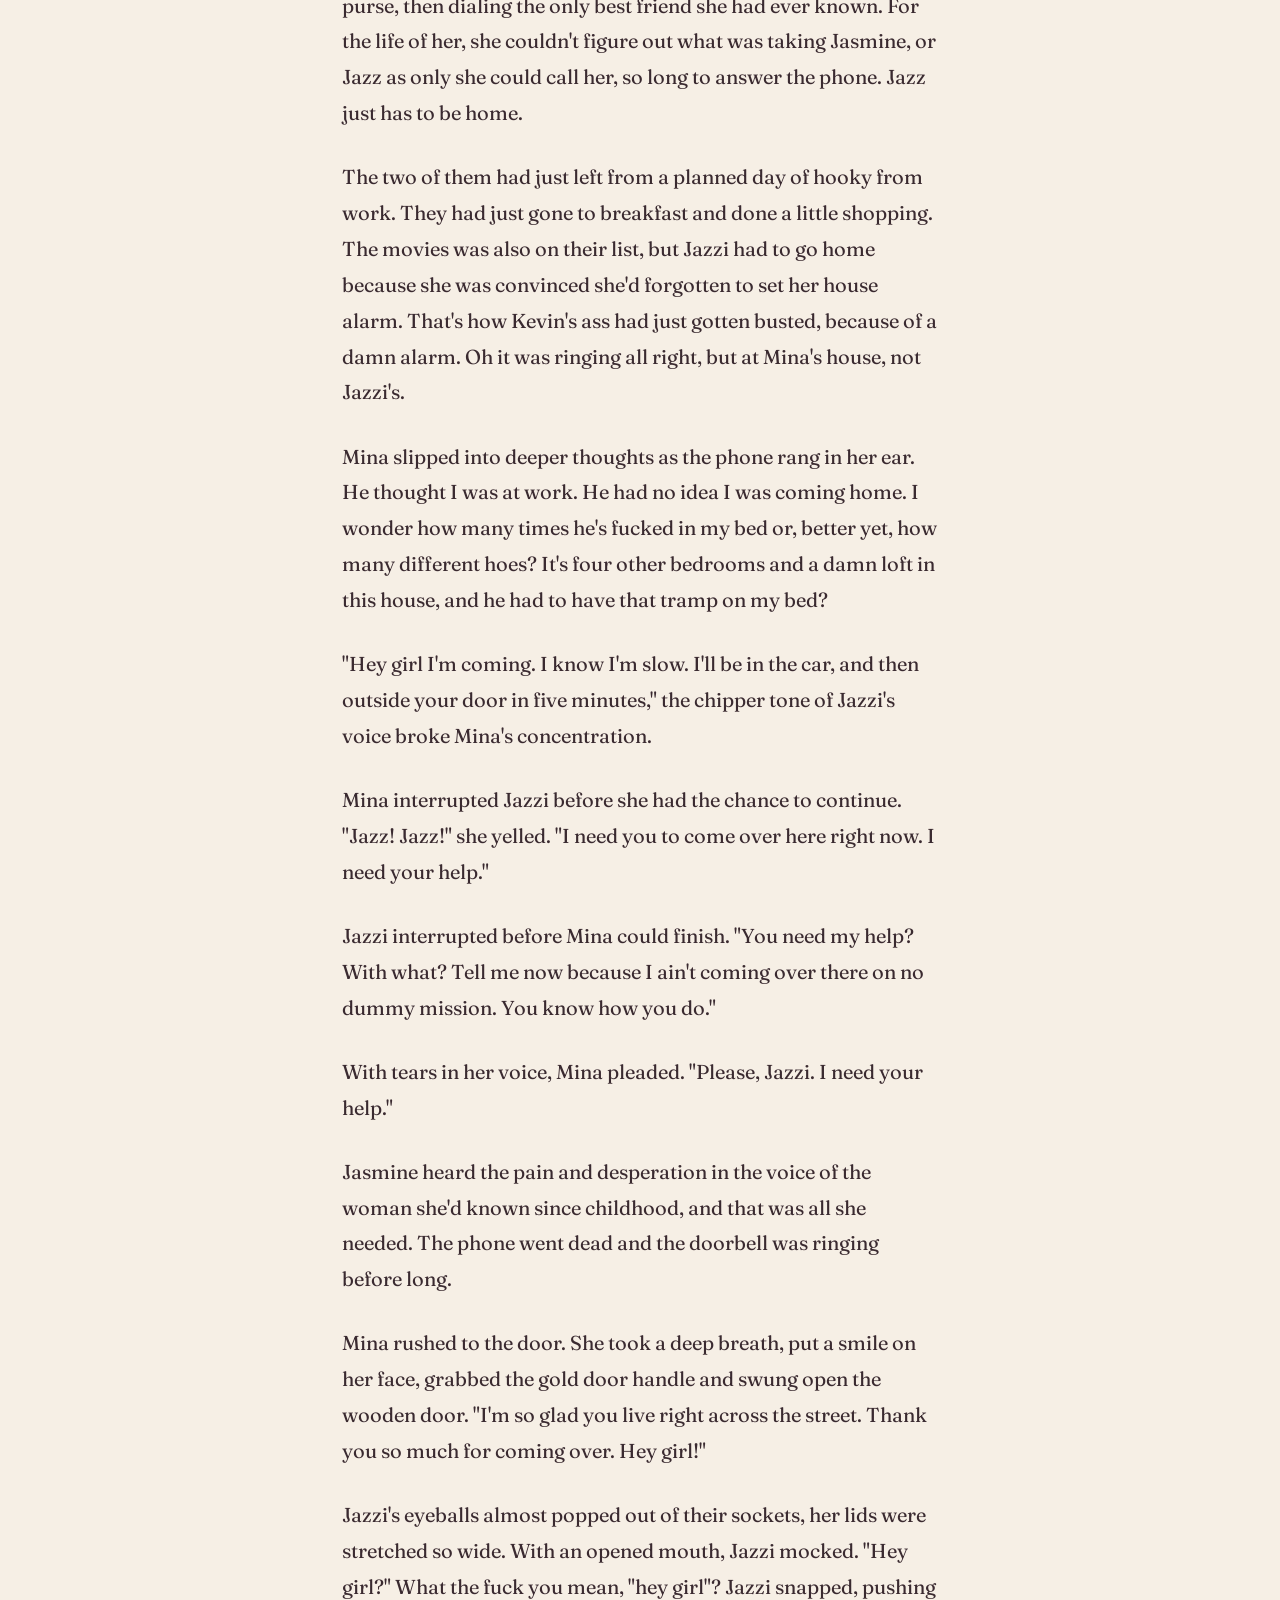
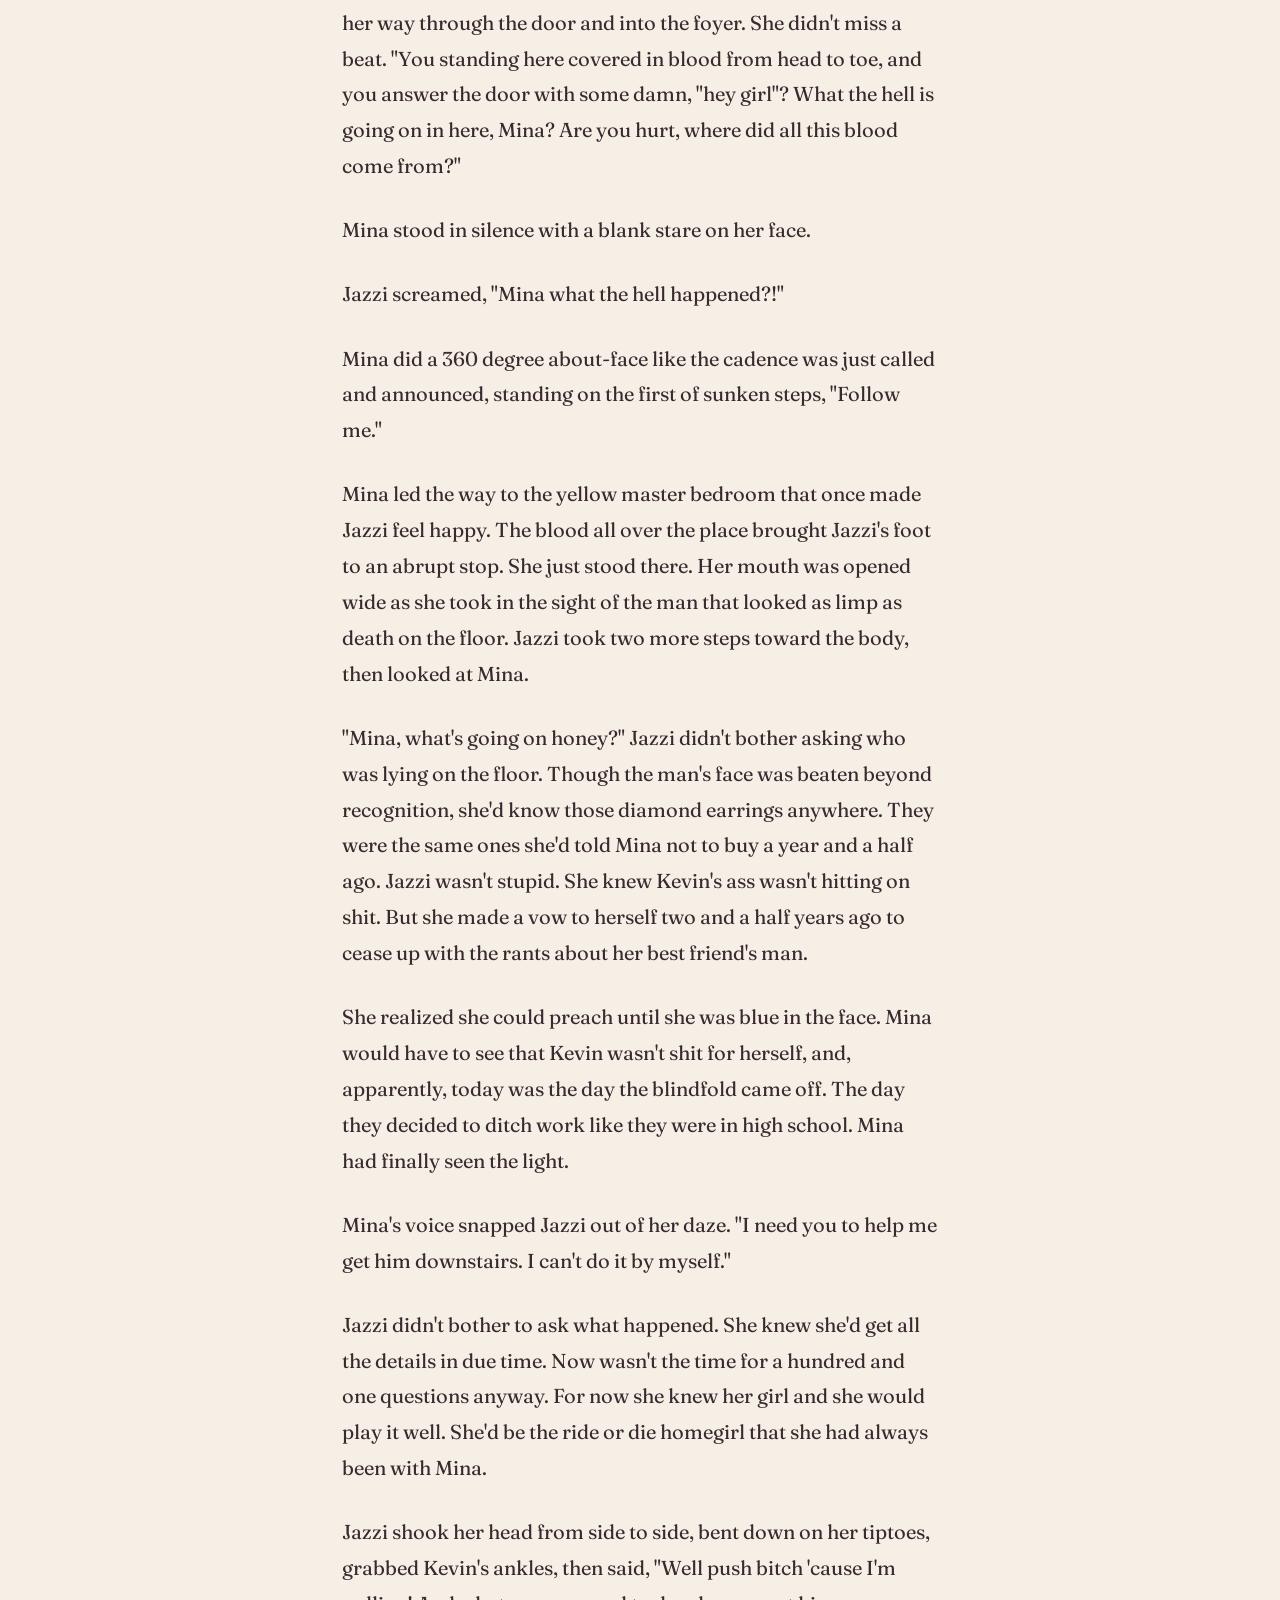
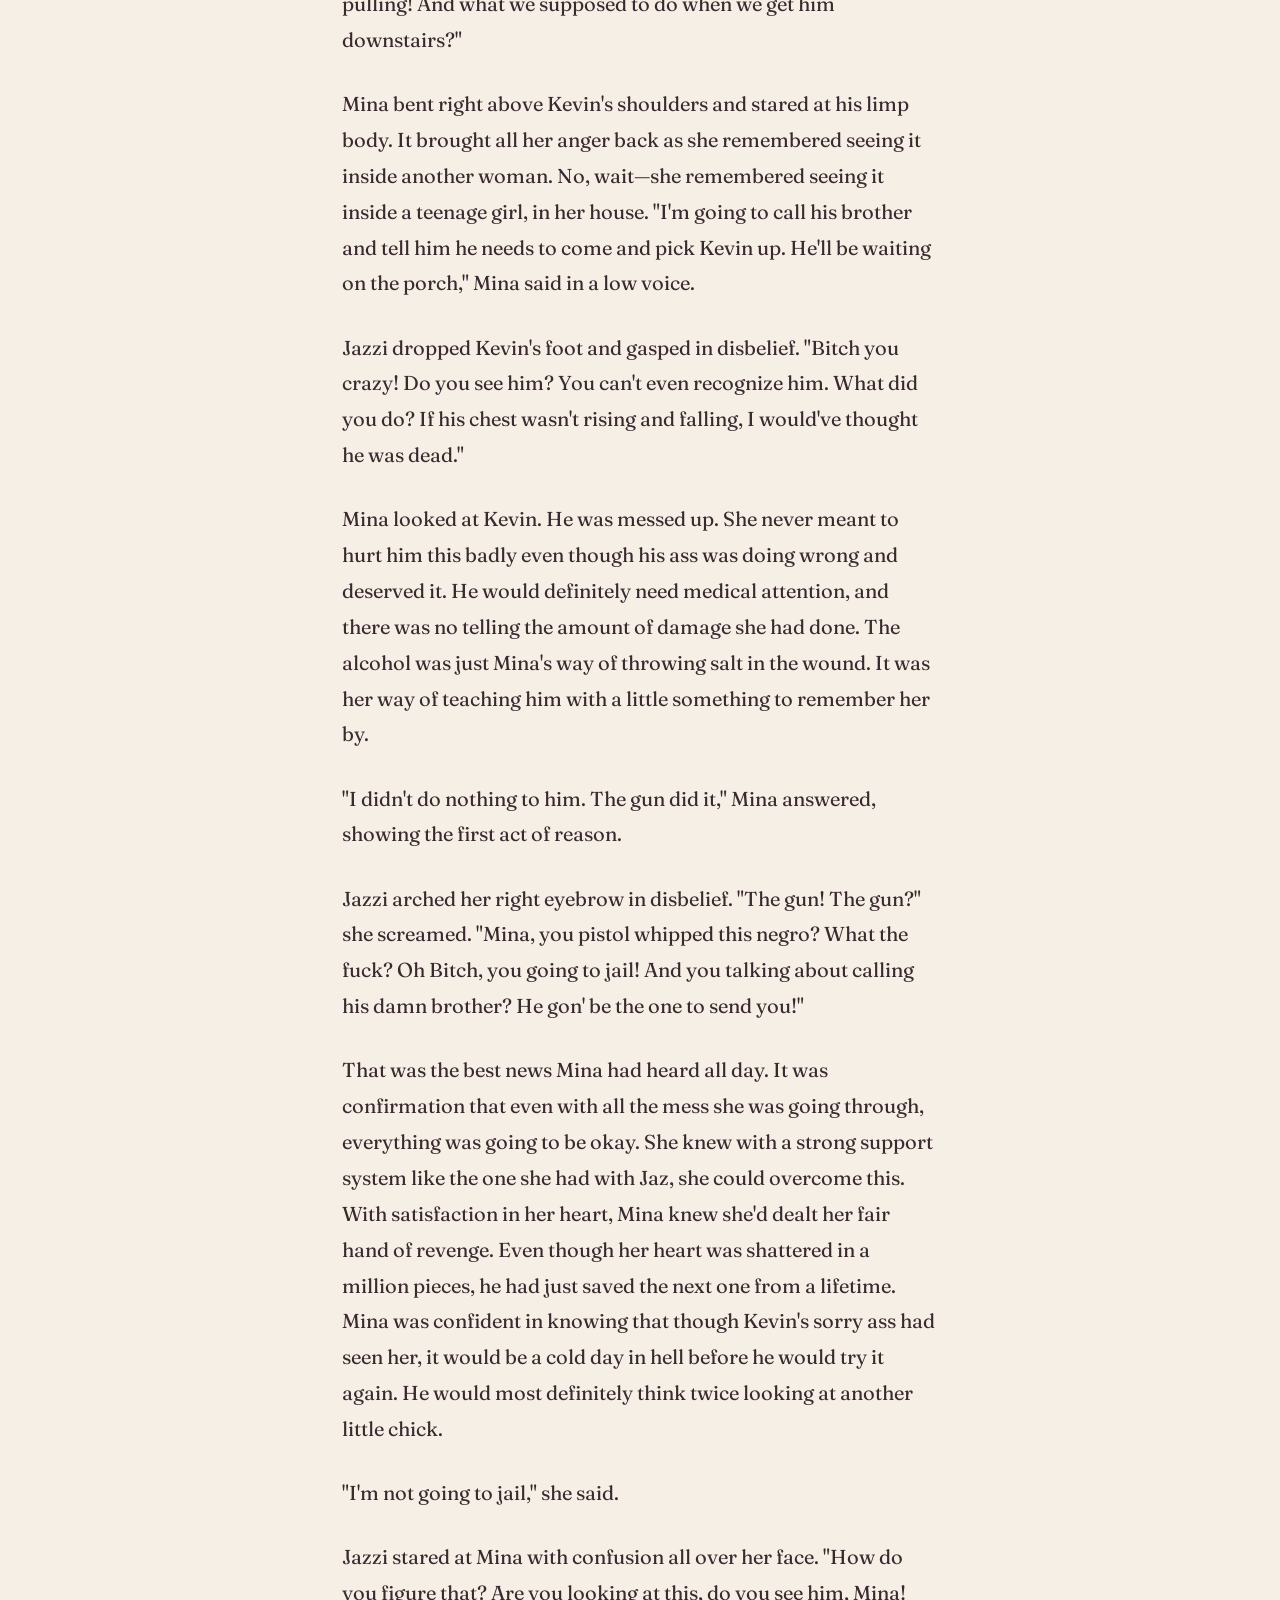
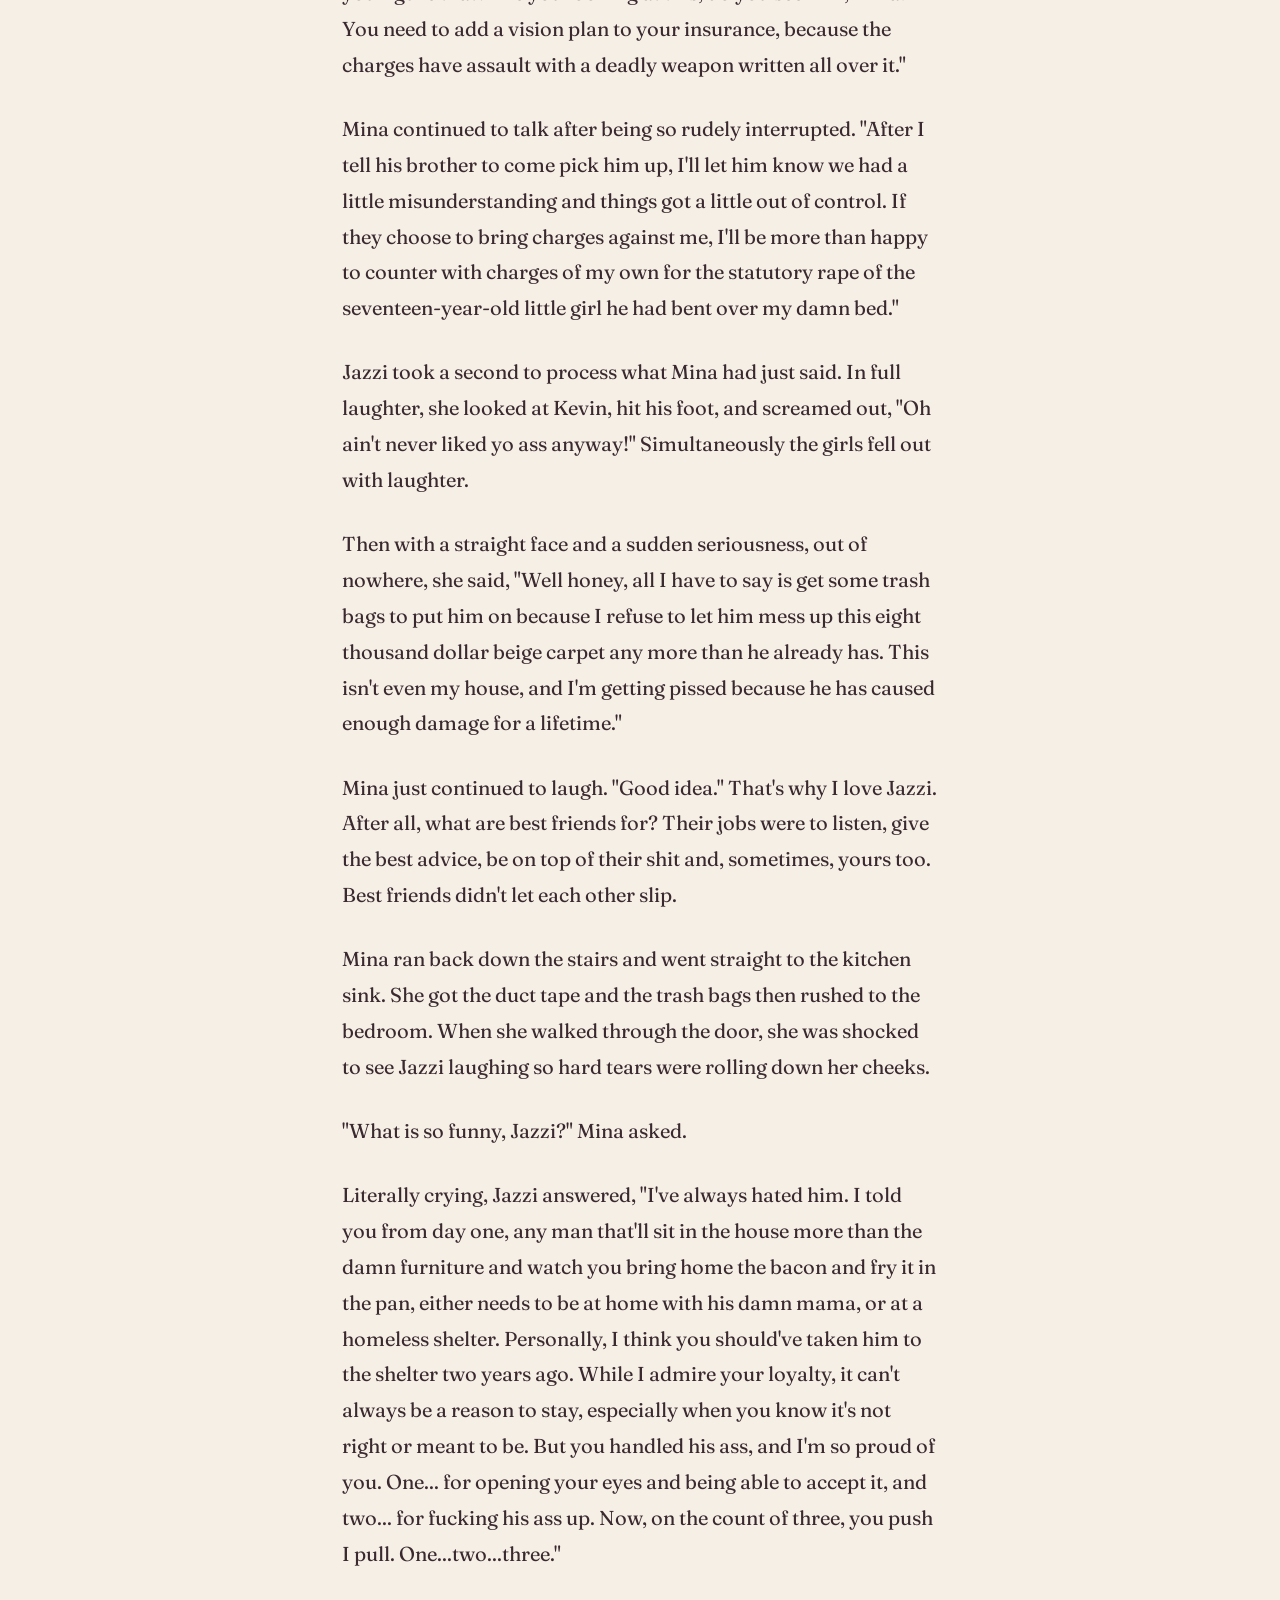
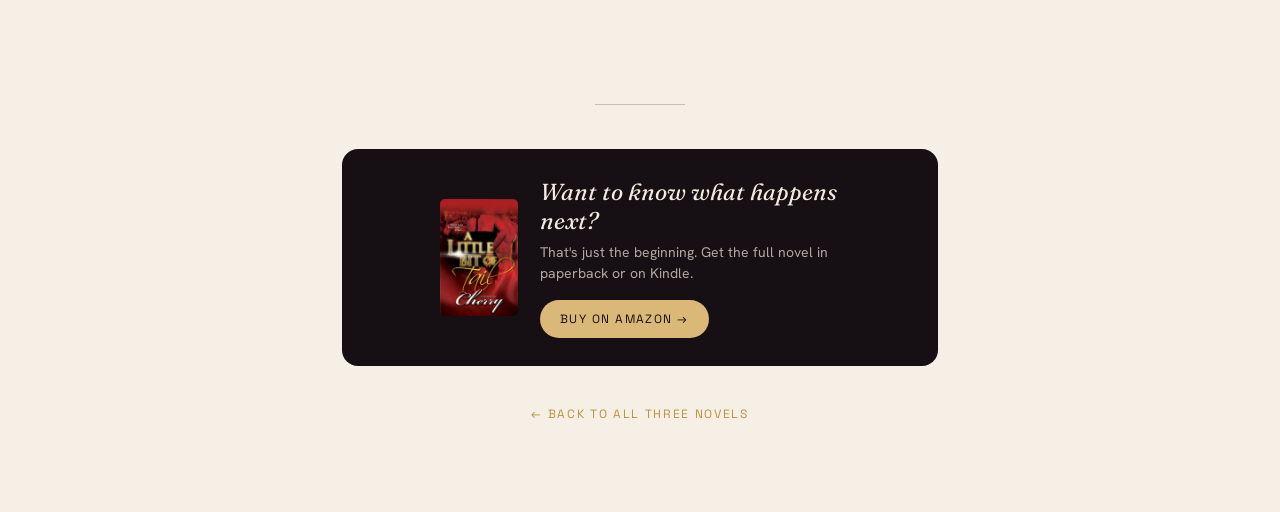
<file: read/a-little-bit-of-tail.html>
<!DOCTYPE html>
<html lang="en">
<head>
<meta charset="UTF-8" />
<meta name="viewport" content="width=device-width, initial-scale=1.0" />
<title>A Little Bit of Tail — Prologue | Novels by Cherry</title>
<meta name="description" content="Read the prologue of A Little Bit of Tail, a novel by Cherry — free. Southern fiction about falling hard and rising harder." />
<link rel="canonical" href="https://www.novelsbycherry.com/read/a-little-bit-of-tail.html" />
<meta property="og:type" content="article" />
<meta property="og:site_name" content="Novels by Cherry" />
<meta property="og:url" content="https://www.novelsbycherry.com/read/a-little-bit-of-tail.html" />
<meta property="og:title" content="A Little Bit of Tail — read the prologue free" />
<meta property="og:description" content="The opening of A Little Bit of Tail, a novel by Cherry. Southern fiction about falling hard and rising harder." />
<meta property="og:image" content="https://www.novelsbycherry.com/Assets/share.jpg" />
<meta property="og:image:width" content="1200" />
<meta property="og:image:height" content="630" />
<meta name="twitter:card" content="summary_large_image" />
<meta name="twitter:title" content="A Little Bit of Tail — read the prologue free" />
<meta name="twitter:description" content="The opening of A Little Bit of Tail, a novel by Cherry. Southern fiction about falling hard and rising harder." />
<meta name="twitter:image" content="https://www.novelsbycherry.com/Assets/share.jpg" />
<link rel="preconnect" href="https://fonts.googleapis.com" />
<link rel="preconnect" href="https://fonts.gstatic.com" crossorigin />
<link href="https://fonts.googleapis.com/css2?family=Fraunces:ital,opsz,wght@0,9..144,300..600;1,9..144,300..600&family=Hanken+Grotesk:wght@300;400;500;600&family=Space+Grotesk:wght@400;500;600&display=swap" rel="stylesheet" />
<link rel="stylesheet" href="chapter.css" />
</head>
<body>
<div class="progress" id="progress"></div>

<header class="topbar">
  <a class="back" href="../index.html#novels">← Back to the novels</a>
  <a class="brand" href="../index.html">Novels by <em>Cherry</em></a>
</header>

<main class="reader">
  <div class="kicker">A Little Bit of Tail · Book One</div>
  <h1>Prologue</h1>
  <div class="rule"></div>

  <article class="prose">
    <p>All the breath left Mina's body when she opened her bedroom door. She faced a woman's worst nightmare, and disbelief froze her in her tracks. Even if she could move, she knew turning around or walking away would not solve the problem, she couldn't budge. It was as if her feet were cemented to the plush carpet as pure shock held her in one spot for five minutes. How could this fool not hear the freaking door open? she thought as her mind flashed back to previous years, three to be exact. She'd spent three years supporting a lazy bastard who had refused to work, claiming it would only make the white man rich. Thirty-six months had gone to defending his sorry ass for being a no good, leaching, imitation of a real man, who was perfectly fine watching his woman work her fingers to the bone while he did nothing but reap the benefits of her labor. She had been his fool and believed he was the one for her, while her girlfriends criticized and ridiculed the man she loved. Now, three years had come down to this, and all she could think of were the charges she was certain she would be facing soon. Manslaughter? First-degree murder? Premeditated murder? It would be one of those because she damn sure was going to kill this fool. Maybe the judge would be lenient considering she would be a first time offender, she thought.</p>

    <p>Mina blinked twice to snap out of her daze. She gently back peddled out of the room, keeping as quiet as she could so her presence remained unknown. She silently ran to the hall closet, eased it opened and reached up top. She grabbed the shoebox and pulled out the purple Crown Royal bag that housed her .380 pistol.</p>

    <p>Slowly, she walked back to the room, and watched a second longer as she stood in the doorway.</p>

    <p>The cocking sound of the .380 didn't even stop his stroke.</p>

    <p>"Do it, baby. Work that shit," the skinny slut moaned from Mina's side of the king size bed. Kevin had her bent over, and she hollered like his dick was about to come out of her throat.</p>

    <p>Who in the hell is this woman fooling? Mina thought. Mina definitely hadn't chosen her relationship with Kevin because of the size of his dick or its worth. At best, Kevin was all of six inches and no thicker than a carrot.</p>

    <p>"Whose is it, baby girl?" Kevin's dominating voice asked, filled with passion.</p>

    <p>That was the last Mina's heart could bear. With the .380 pointed toward the heavens, Mina prayed to the only God she had ever known to please grant her the serenity to accept the things that she could not change. Faced with betrayal, she closed her eyes and squeezed the trigger. The sound of the shot rang throughout the house. She heard the bullet rip through pillows, then pierce the headboard. Finally, it lodged in the yellow wall. Tears flowed down her face like hot lava, and she opened her eyes. Feathers were flying everywhere, and a scared Kevin jumped out of the pussy like it was on fire. He'd turned around so quickly, Mina was sure he was going to have whiplash.</p>

    <p>"Mine!" Mina screamed. "You asked her whose is it. Right, Kevin? Well, it's mine," she repeated, still crying elephant sized tears. The chick scrambled under the bed, apparently terrified. "It's all mine, you back stabbing son of a bitch. This is my house. My damn bed. All of this is my shit, and you have the audacity to bring this bitch, any bitch up in here? Why Kevin? How could you? Why would you do this to me?" Mina cried out in pain, her entire body shaking. She was beyond the point of control.</p>

    <p>Kevin parted his thick, slightly pink lips that contrasted with his dark ebony skin, and then whimpered, "Baby."</p>

    <p>POW! Mina fired another shot in the air causing speckles of drywall to rain down from the ceiling.</p>

    <p>Kevin pleaded, "Please, baby. Baby, please let me explain." His whimpering cry sounded more like a puppy whose foot was being stepped on. That whimper was the only thing delaying the cursing out Mina was about to deliver, and the third bullet that had his name written all over it.</p>

    <p>Before Mina could respond, the slut that he'd had bent over her bed had found the courage to speak. "I'm so sorry. I didn't know. Oh my God, I didn't know. Please don't kill me, lady. I have my whole life ahead of me with so much to do. The prom's next week. I'm going to college this fall. Oh God, I don't want to die. I'm only seventeen-years-old, please don't kill me."</p>

    <p>Mina couldn't believe this shit. She tried to shake the fainting feeling that was beginning to take over her body, but she just couldn't rid the urge to pass out. This mofo brought an underage girl into my house? Without ever breaking her gaze from the eyes of the man who'd just ripped out her heart, Mina managed to utter the words, "Get your clothes and get the hell out before I change my mind, lil girl."</p>

    <p>With the .380 now aimed at Kevin's dick, Mina noticed his knees were beginning to buckle. For the first time in a long time, he was speechless. Mina took a real good look at the little girl who possessed all the young features of a teenager. Mina coughed the word, "Seventeen." The slightest bit of laughter rumbled in her throat. "Seven freaking teen? You have got to be teasing me." She looked at Kevin with eyes as evil as the devil as she proceeded to chastise him. "Yo nasty…grown, thirty-two-year-old Chester the Childhood Molesterin' ass is up in my house, fuckin' a seventeen-year-old?!" Mina paused, and without turning her head in the jailbait's direction she spoke through gritted teeth, "I didn't say put your clothes on. I said get your clothes and get the fuck out of my house. Now!"</p>

    <p>Without another word, little Ms. "Girl" scooped all her clothes to her chest, jumped to her feet, and sprinted out the door like a thief in the night. She was a thief, and she had officially run off with the three-year relationship Mina had invested way too much in. A relationship that Mina knew, deep down inside, had died two years ago.</p>

    <p>The slam of the door snapped Mina back to reality. That's when she noticed how terrified Kevin was. The fear in his eyes brought a smile to her face. It absolutely tickled her to know he was scared. He very well had a right to be. He'd just crossed the line. Her heart was telling her that after today his mom would be in need of a new black dress and some peace lilies from a local florist.</p>

    <p>Mina dropped her right arm to her side; the barrel of the pistol now pointed to the floor. A look of relief crept onto Kevin's face. Mina broke out in laughter. This mofo thinks he has a reason to relax.</p>

    <p>"Baby, please believe me. I am so sorry. I love you. I never meant to hurt you. It's just you've been working so late. I promise I didn't know she was only seventeen," Kevin pleaded, killing any chance he had to relax.</p>

    <p>Mina blinked three times to allow the last part of what had just come out of Kevin's mouth to play back. He didn't know she was only seventeen? That was the straw that broke the camel's back. The last little bit of self-control she possessed was gone. It had seeped right out of her ass like diarrhea. Her vision faded to bloodshot red and she snapped.</p>

    <p>Before she could put the safety on or control her forward swing, it was over. Whatever was meant to be would be, and it was going down right now. The gun met the left side of Kevin's face with so much force, it caused him to holler out in excruciating pain. It was the back hand—Serena Williams' Wimbledon Championship-like swing—that caused the blood to spray all over the place.</p>

    <p>Kevin never said a word; he merely cried like a punk ass bitch. A look of regret sunk into his face, but it was too late. The mofo had flat out blatantly disrespected Mina. She had worked too hard for her shit, and had come too far to just turn the other cheek. No, this negro has to learn, she thought. And to experience this ass whooping will be his best teacher ever.</p>

    <p>The third swing of the gun kissed Kevin's face and sent him to his knees. But Mina was determined to make him fall. With his birthday suit on, Mina kicked Kevin in his stomach so hard his chest caved in. She clinched the handle of the gun and continued to deliver swift forceful blows. The pistol had struck Kevin's face a total of six times before his body submitted to the almost deadly beating.</p>

    <p>His knees crumpled as his upper body hit the floor headfirst. Mina looked at Kevin, who was no longer recognizable. His eyes were swollen shut, his nose had tripled in size, and his bottom lip had literally split in two.</p>

    <p>Before passing out, Kevin managed to moan, "Oh God, please help me."</p>

    <p>Mina screamed. "Help? Oh, you want help... Negro, I got your help!" She kicked him again. Mina rushed out of the bedroom, down the narrow hallway and busted into the guest bathroom, almost knocking the door off its hinges. She slung open the cherry cabinet doors and grabbed the rubbing alcohol.</p>

    <p>I got your help right here, baby. Mama's going to get you all cleaned up.</p>

    <p>She hurried back to the bedroom, and was standing over Kevin's body before she knew it. She looked down at him in disgust. "I can't believe I loved you. You've wasted so many years of my life. Why didn't you love me?" Without remorse, Mina kicked Kevin in the back, and he curled into a fetal position. "Answer me, damnit!" she screamed at the top of her lungs.</p>

    <p>Infuriated by the silence, Mina unscrewed the cap off the rubbing alcohol. She looked at the open wounds that appeared to need stitches, and, without a second thought, poured the entire bottle of alcohol on Kevin's face. The open cuts and wounds turned white as snow and made the flesh of his skin look like an Alka Seltzer bubbling in warm water. The mere sight of it caused Mina to grimace, imagining the pain.</p>

    <p>Kevin didn't even scream. Instead his body began to convulse out of control as if he were having a seizure, then all of a sudden everything went limp.</p>

    <p>For the first time Mina became scared. Please don't be dead. I didn't really want to kill you, I just wanted you to feel as much pain as I do. Please don't be dead. Mina poked Kevin's broad shoulder, but nothing moved. He didn't even flinch. She flipped him onto his back and put her ear to his nose, but heard nothing. A short rise and fall of his chest stopped her from panicking.</p>

    <p>Thank God he's still alive.</p>

    <p>Mina scrambled around to Kevin's feet, bent down, and grabbed him by the ankles. She tried to pull him to the door. He didn't budge. She just couldn't move the dead weight. Without a second thought, Mina raced down the hall, and missed the first four steps on her way downstairs. The heel of her right foot hit the fifth step wrong, and she landed on her back against the dark stained hardwood floors. Feeling no pain, she jumped up and rushed past the formal living room she'd turned into an office space, then flew past the formal dining room, making her way into the gourmet kitchen. She bounded to the glass table to retrieve her black Kate Spade purse.</p>

    <p>"Thank you, Jesus," Mina sighed, taking her phone from the purse, then dialing the only best friend she had ever known. For the life of her, she couldn't figure out what was taking Jasmine, or Jazz as only she could call her, so long to answer the phone. Jazz just has to be home.</p>

    <p>The two of them had just left from a planned day of hooky from work. They had just gone to breakfast and done a little shopping. The movies was also on their list, but Jazzi had to go home because she was convinced she'd forgotten to set her house alarm. That's how Kevin's ass had just gotten busted, because of a damn alarm. Oh it was ringing all right, but at Mina's house, not Jazzi's.</p>

    <p>Mina slipped into deeper thoughts as the phone rang in her ear. He thought I was at work. He had no idea I was coming home. I wonder how many times he's fucked in my bed or, better yet, how many different hoes? It's four other bedrooms and a damn loft in this house, and he had to have that tramp on my bed?</p>

    <p>"Hey girl I'm coming. I know I'm slow. I'll be in the car, and then outside your door in five minutes," the chipper tone of Jazzi's voice broke Mina's concentration.</p>

    <p>Mina interrupted Jazzi before she had the chance to continue. "Jazz! Jazz!" she yelled. "I need you to come over here right now. I need your help."</p>

    <p>Jazzi interrupted before Mina could finish. "You need my help? With what? Tell me now because I ain't coming over there on no dummy mission. You know how you do."</p>

    <p>With tears in her voice, Mina pleaded. "Please, Jazzi. I need your help."</p>

    <p>Jasmine heard the pain and desperation in the voice of the woman she'd known since childhood, and that was all she needed. The phone went dead and the doorbell was ringing before long.</p>

    <p>Mina rushed to the door. She took a deep breath, put a smile on her face, grabbed the gold door handle and swung open the wooden door. "I'm so glad you live right across the street. Thank you so much for coming over. Hey girl!"</p>

    <p>Jazzi's eyeballs almost popped out of their sockets, her lids were stretched so wide. With an opened mouth, Jazzi mocked. "Hey girl?" What the fuck you mean, "hey girl"? Jazzi snapped, pushing her way through the door and into the foyer. She didn't miss a beat. "You standing here covered in blood from head to toe, and you answer the door with some damn, "hey girl"? What the hell is going on in here, Mina? Are you hurt, where did all this blood come from?"</p>

    <p>Mina stood in silence with a blank stare on her face.</p>

    <p>Jazzi screamed, "Mina what the hell happened?!"</p>

    <p>Mina did a 360 degree about-face like the cadence was just called and announced, standing on the first of sunken steps, "Follow me."</p>

    <p>Mina led the way to the yellow master bedroom that once made Jazzi feel happy. The blood all over the place brought Jazzi's foot to an abrupt stop. She just stood there. Her mouth was opened wide as she took in the sight of the man that looked as limp as death on the floor. Jazzi took two more steps toward the body, then looked at Mina.</p>

    <p>"Mina, what's going on honey?" Jazzi didn't bother asking who was lying on the floor. Though the man's face was beaten beyond recognition, she'd know those diamond earrings anywhere. They were the same ones she'd told Mina not to buy a year and a half ago. Jazzi wasn't stupid. She knew Kevin's ass wasn't hitting on shit. But she made a vow to herself two and a half years ago to cease up with the rants about her best friend's man.</p>

    <p>She realized she could preach until she was blue in the face. Mina would have to see that Kevin wasn't shit for herself, and, apparently, today was the day the blindfold came off. The day they decided to ditch work like they were in high school. Mina had finally seen the light.</p>

    <p>Mina's voice snapped Jazzi out of her daze. "I need you to help me get him downstairs. I can't do it by myself."</p>

    <p>Jazzi didn't bother to ask what happened. She knew she'd get all the details in due time. Now wasn't the time for a hundred and one questions anyway. For now she knew her girl and she would play it well. She'd be the ride or die homegirl that she had always been with Mina.</p>

    <p>Jazzi shook her head from side to side, bent down on her tiptoes, grabbed Kevin's ankles, then said, "Well push bitch 'cause I'm pulling! And what we supposed to do when we get him downstairs?"</p>

    <p>Mina bent right above Kevin's shoulders and stared at his limp body. It brought all her anger back as she remembered seeing it inside another woman. No, wait—she remembered seeing it inside a teenage girl, in her house. "I'm going to call his brother and tell him he needs to come and pick Kevin up. He'll be waiting on the porch," Mina said in a low voice.</p>

    <p>Jazzi dropped Kevin's foot and gasped in disbelief. "Bitch you crazy! Do you see him? You can't even recognize him. What did you do? If his chest wasn't rising and falling, I would've thought he was dead."</p>

    <p>Mina looked at Kevin. He was messed up. She never meant to hurt him this badly even though his ass was doing wrong and deserved it. He would definitely need medical attention, and there was no telling the amount of damage she had done. The alcohol was just Mina's way of throwing salt in the wound. It was her way of teaching him with a little something to remember her by.</p>

    <p>"I didn't do nothing to him. The gun did it," Mina answered, showing the first act of reason.</p>

    <p>Jazzi arched her right eyebrow in disbelief. "The gun! The gun?" she screamed. "Mina, you pistol whipped this negro? What the fuck? Oh Bitch, you going to jail! And you talking about calling his damn brother? He gon' be the one to send you!"</p>

    <p>That was the best news Mina had heard all day. It was confirmation that even with all the mess she was going through, everything was going to be okay. She knew with a strong support system like the one she had with Jaz, she could overcome this. With satisfaction in her heart, Mina knew she'd dealt her fair hand of revenge. Even though her heart was shattered in a million pieces, he had just saved the next one from a lifetime. Mina was confident in knowing that though Kevin's sorry ass had seen her, it would be a cold day in hell before he would try it again. He would most definitely think twice looking at another little chick.</p>

    <p>"I'm not going to jail," she said.</p>

    <p>Jazzi stared at Mina with confusion all over her face. "How do you figure that? Are you looking at this, do you see him, Mina! You need to add a vision plan to your insurance, because the charges have assault with a deadly weapon written all over it."</p>

    <p>Mina continued to talk after being so rudely interrupted. "After I tell his brother to come pick him up, I'll let him know we had a little misunderstanding and things got a little out of control. If they choose to bring charges against me, I'll be more than happy to counter with charges of my own for the statutory rape of the seventeen-year-old little girl he had bent over my damn bed."</p>

    <p>Jazzi took a second to process what Mina had just said. In full laughter, she looked at Kevin, hit his foot, and screamed out, "Oh ain't never liked yo ass anyway!" Simultaneously the girls fell out with laughter.</p>

    <p>Then with a straight face and a sudden seriousness, out of nowhere, she said, "Well honey, all I have to say is get some trash bags to put him on because I refuse to let him mess up this eight thousand dollar beige carpet any more than he already has. This isn't even my house, and I'm getting pissed because he has caused enough damage for a lifetime."</p>

    <p>Mina just continued to laugh. "Good idea." That's why I love Jazzi. After all, what are best friends for? Their jobs were to listen, give the best advice, be on top of their shit and, sometimes, yours too. Best friends didn't let each other slip.</p>

    <p>Mina ran back down the stairs and went straight to the kitchen sink. She got the duct tape and the trash bags then rushed to the bedroom. When she walked through the door, she was shocked to see Jazzi laughing so hard tears were rolling down her cheeks.</p>

    <p>"What is so funny, Jazzi?" Mina asked.</p>

    <p>Literally crying, Jazzi answered, "I've always hated him. I told you from day one, any man that'll sit in the house more than the damn furniture and watch you bring home the bacon and fry it in the pan, either needs to be at home with his damn mama, or at a homeless shelter. Personally, I think you should've taken him to the shelter two years ago. While I admire your loyalty, it can't always be a reason to stay, especially when you know it's not right or meant to be. But you handled his ass, and I'm so proud of you. One... for opening your eyes and being able to accept it, and two... for fucking his ass up. Now, on the count of three, you push I pull. One...two...three."</p>
  </article>
</main>

<div class="endcap">
  <div class="end-rule"></div>
  <div class="buybox">
    <img src="../Assets/albot-cover.jpg" width="700" height="1050" alt="A Little Bit of Tail — cover" />
    <div class="bx-copy">
      <h3>Want to know what happens next?</h3>
      <p>That's just the beginning. Get the full novel in paperback or on Kindle.</p>
      <a class="btn" href="https://www.amazon.com/dp/B00IKH4DJE" target="_blank" rel="noopener">Buy on Amazon →</a>
    </div>
  </div>
  <a class="backhome" href="../index.html#novels">← Back to all three novels</a>
</div>

<script>
  const bar=document.getElementById('progress');
  addEventListener('scroll',()=>{ const h=document.documentElement.scrollHeight-innerHeight; bar.style.width=(h>0?scrollY/h*100:0)+'%'; },{passive:true});
</script>
<script src="../page-transition.js"></script>
</body>
</html>
</file>
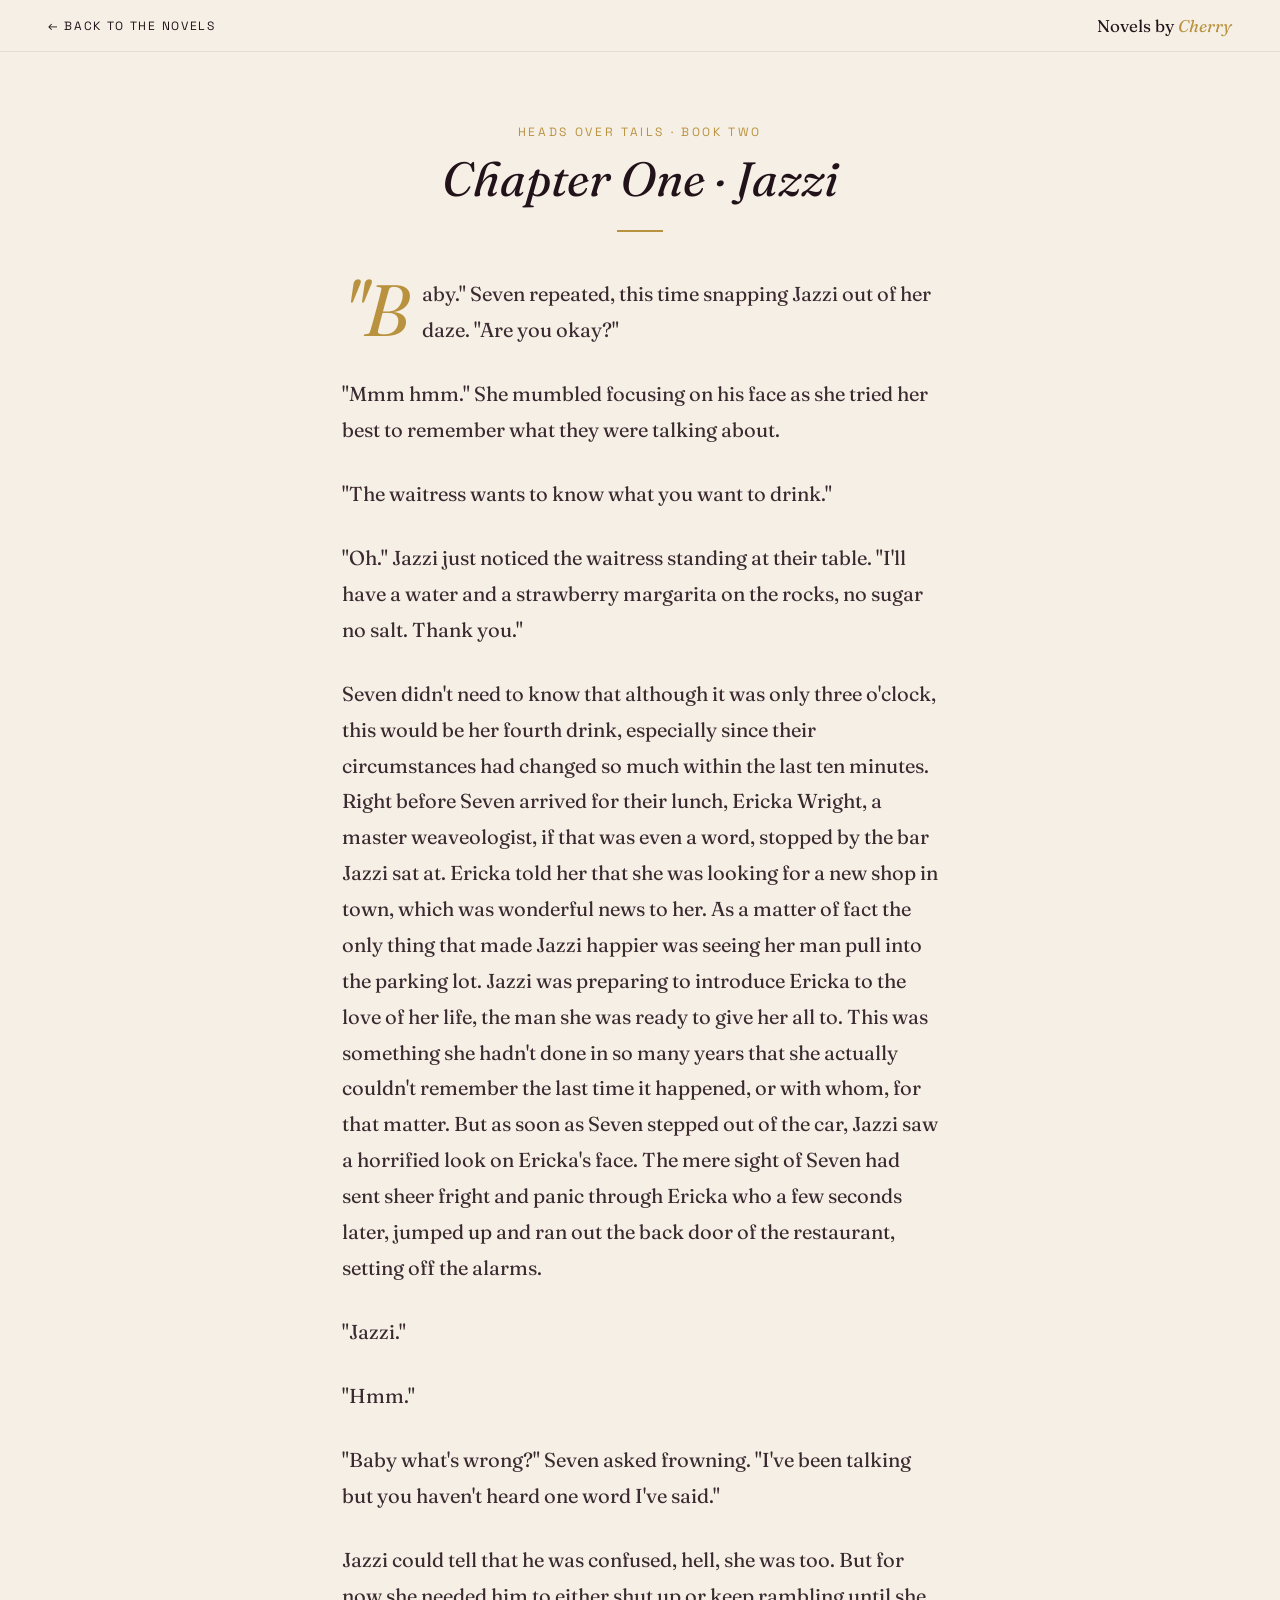
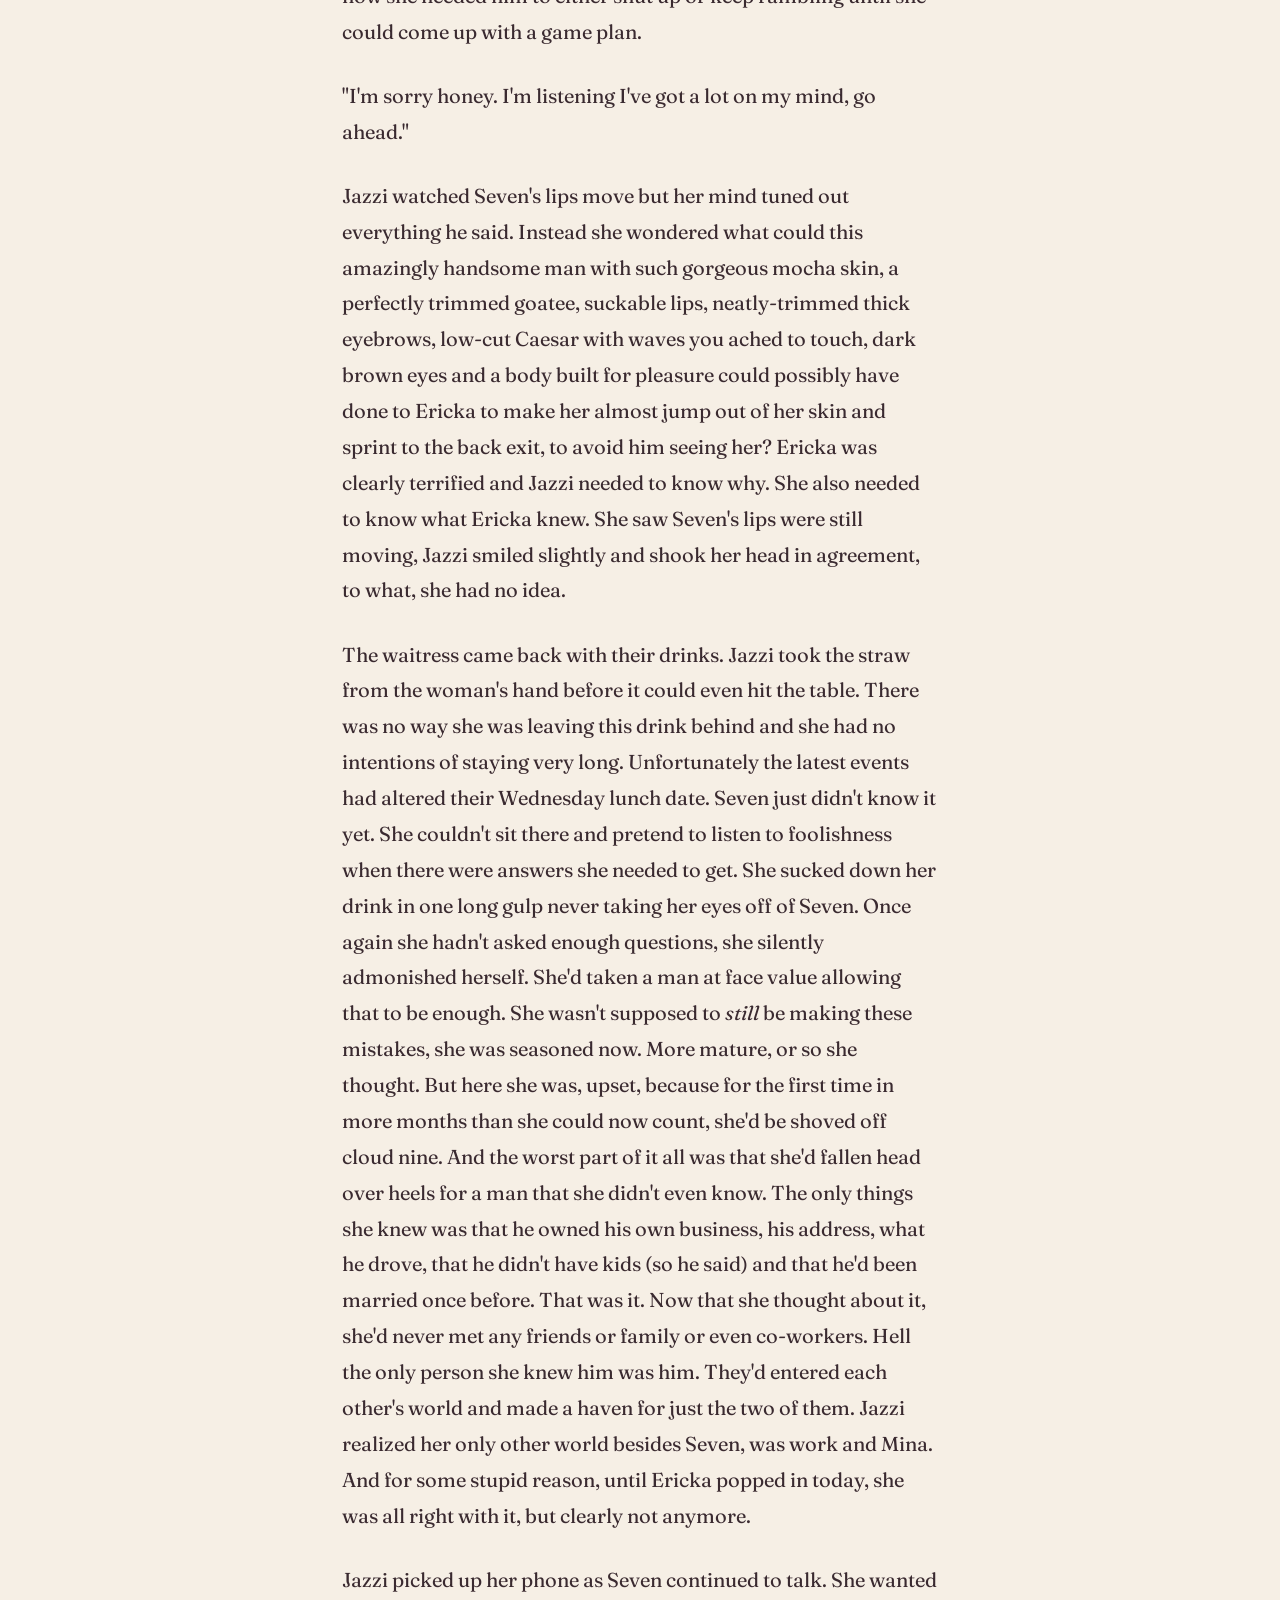
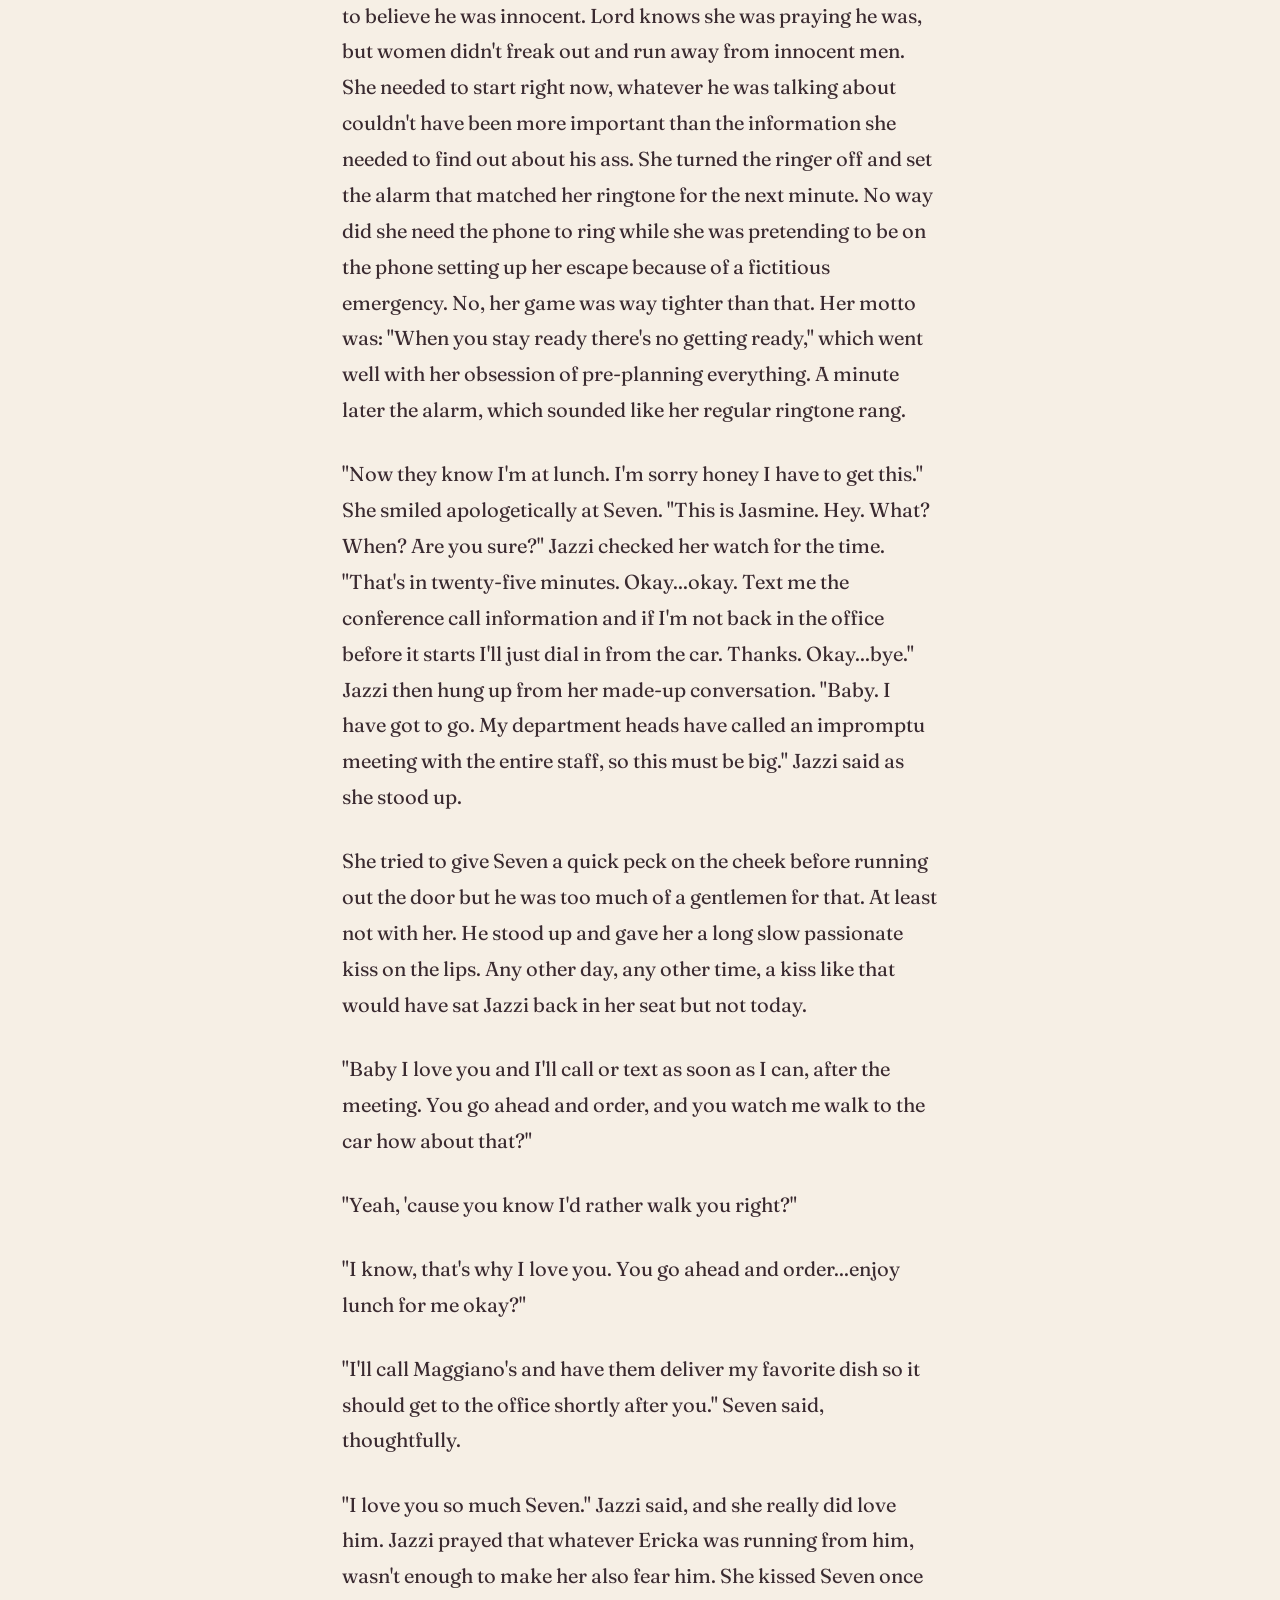
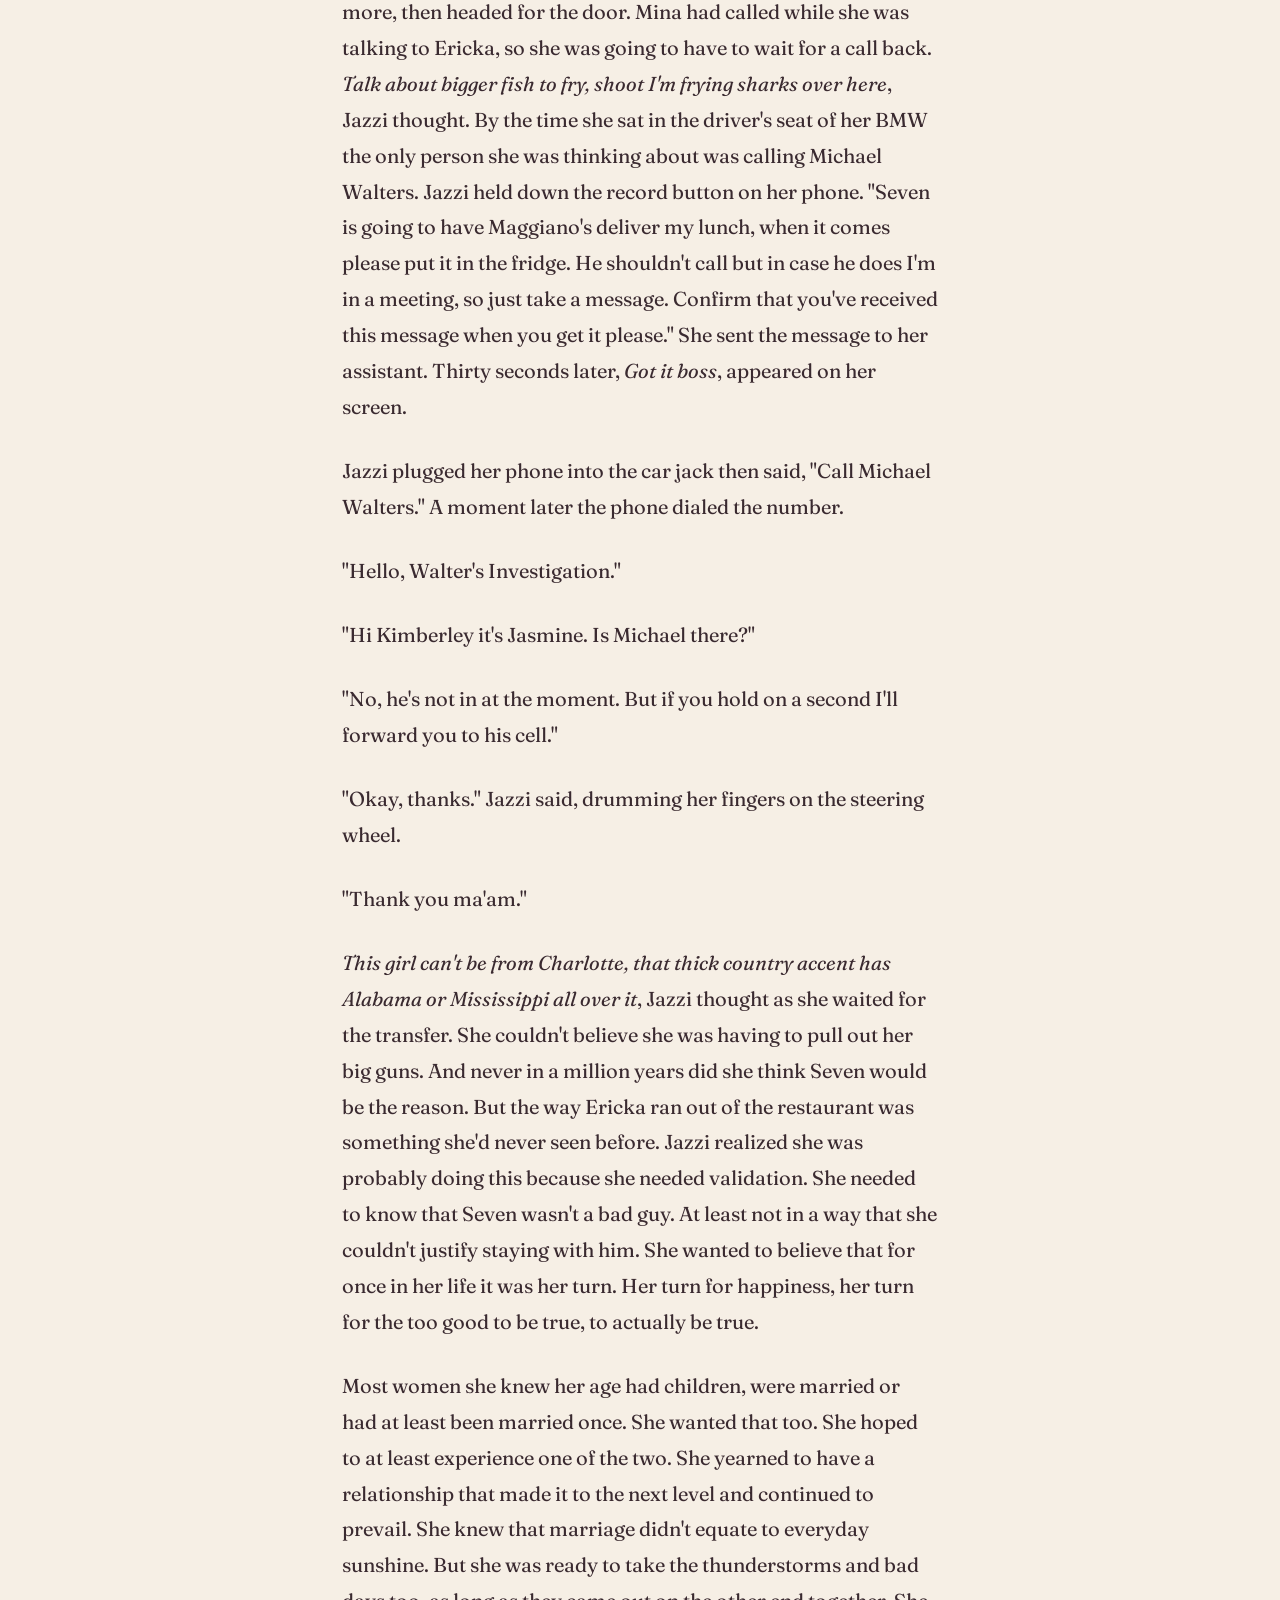
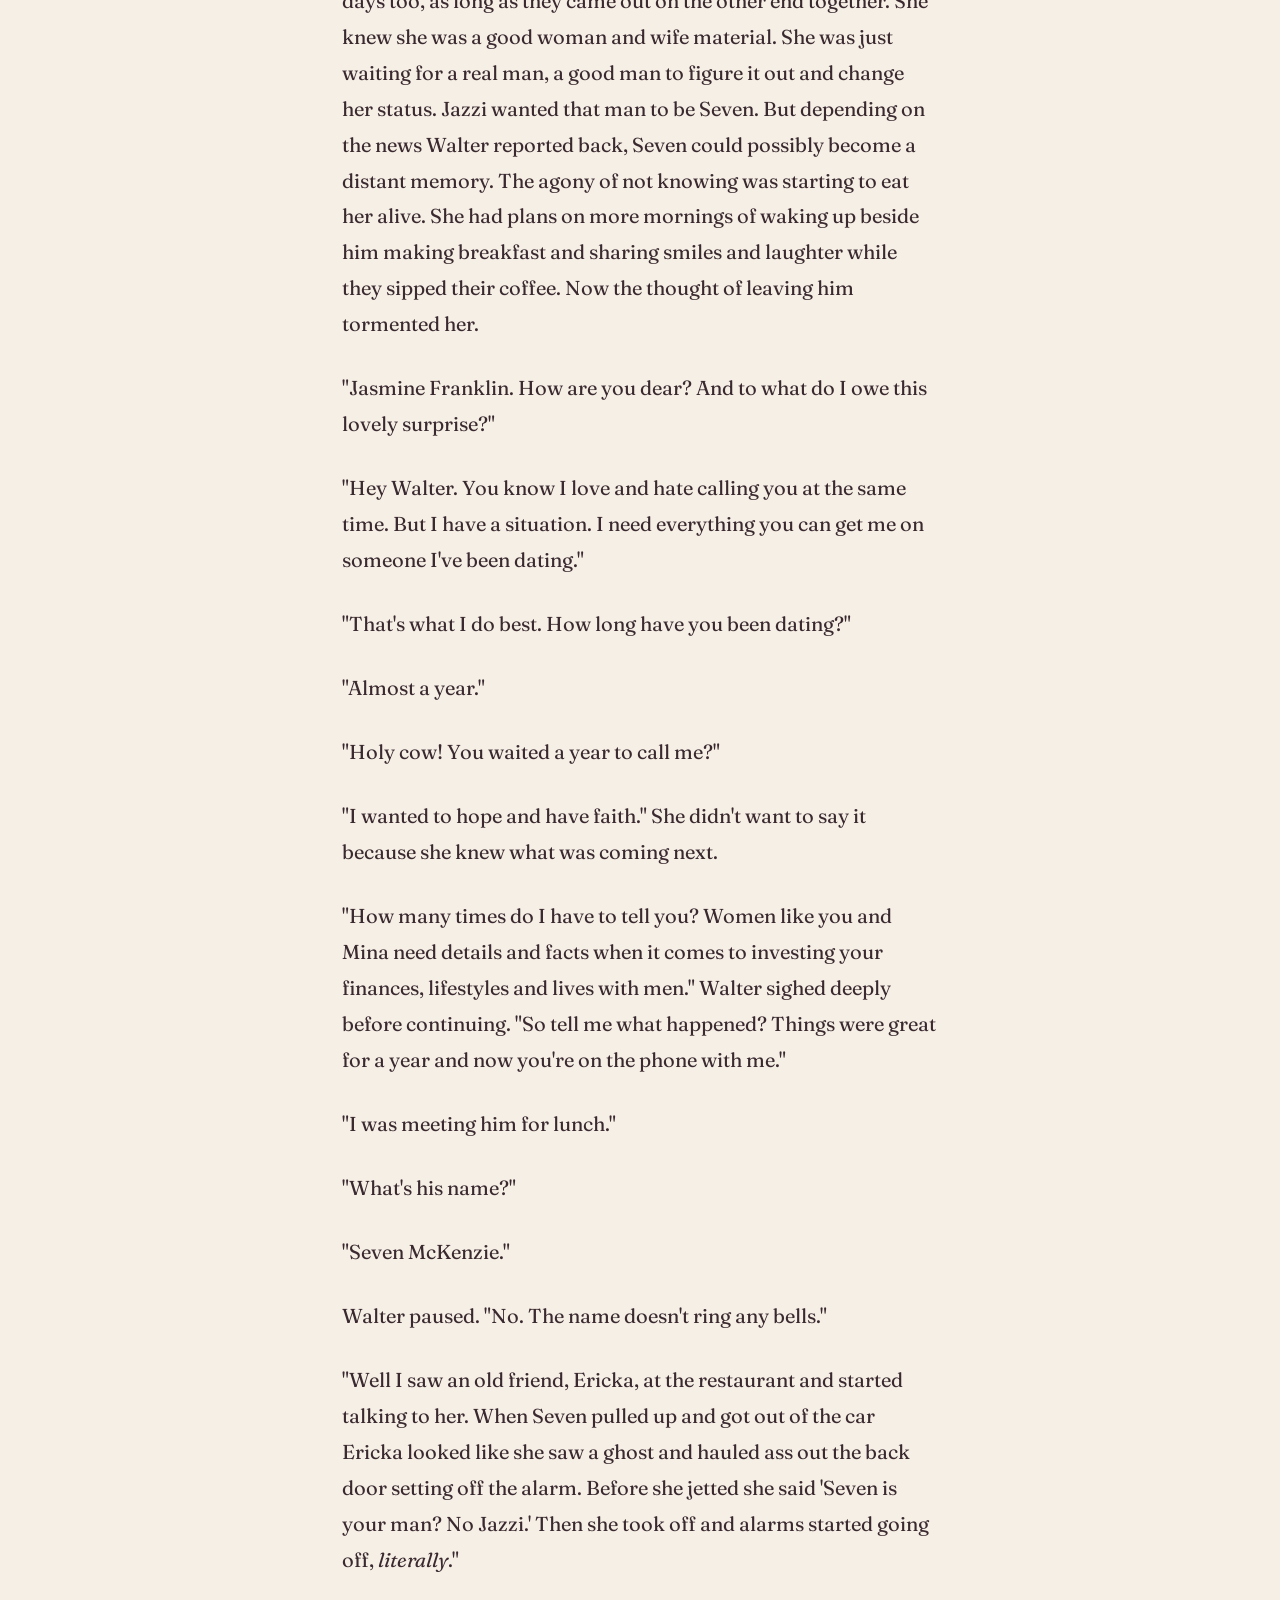
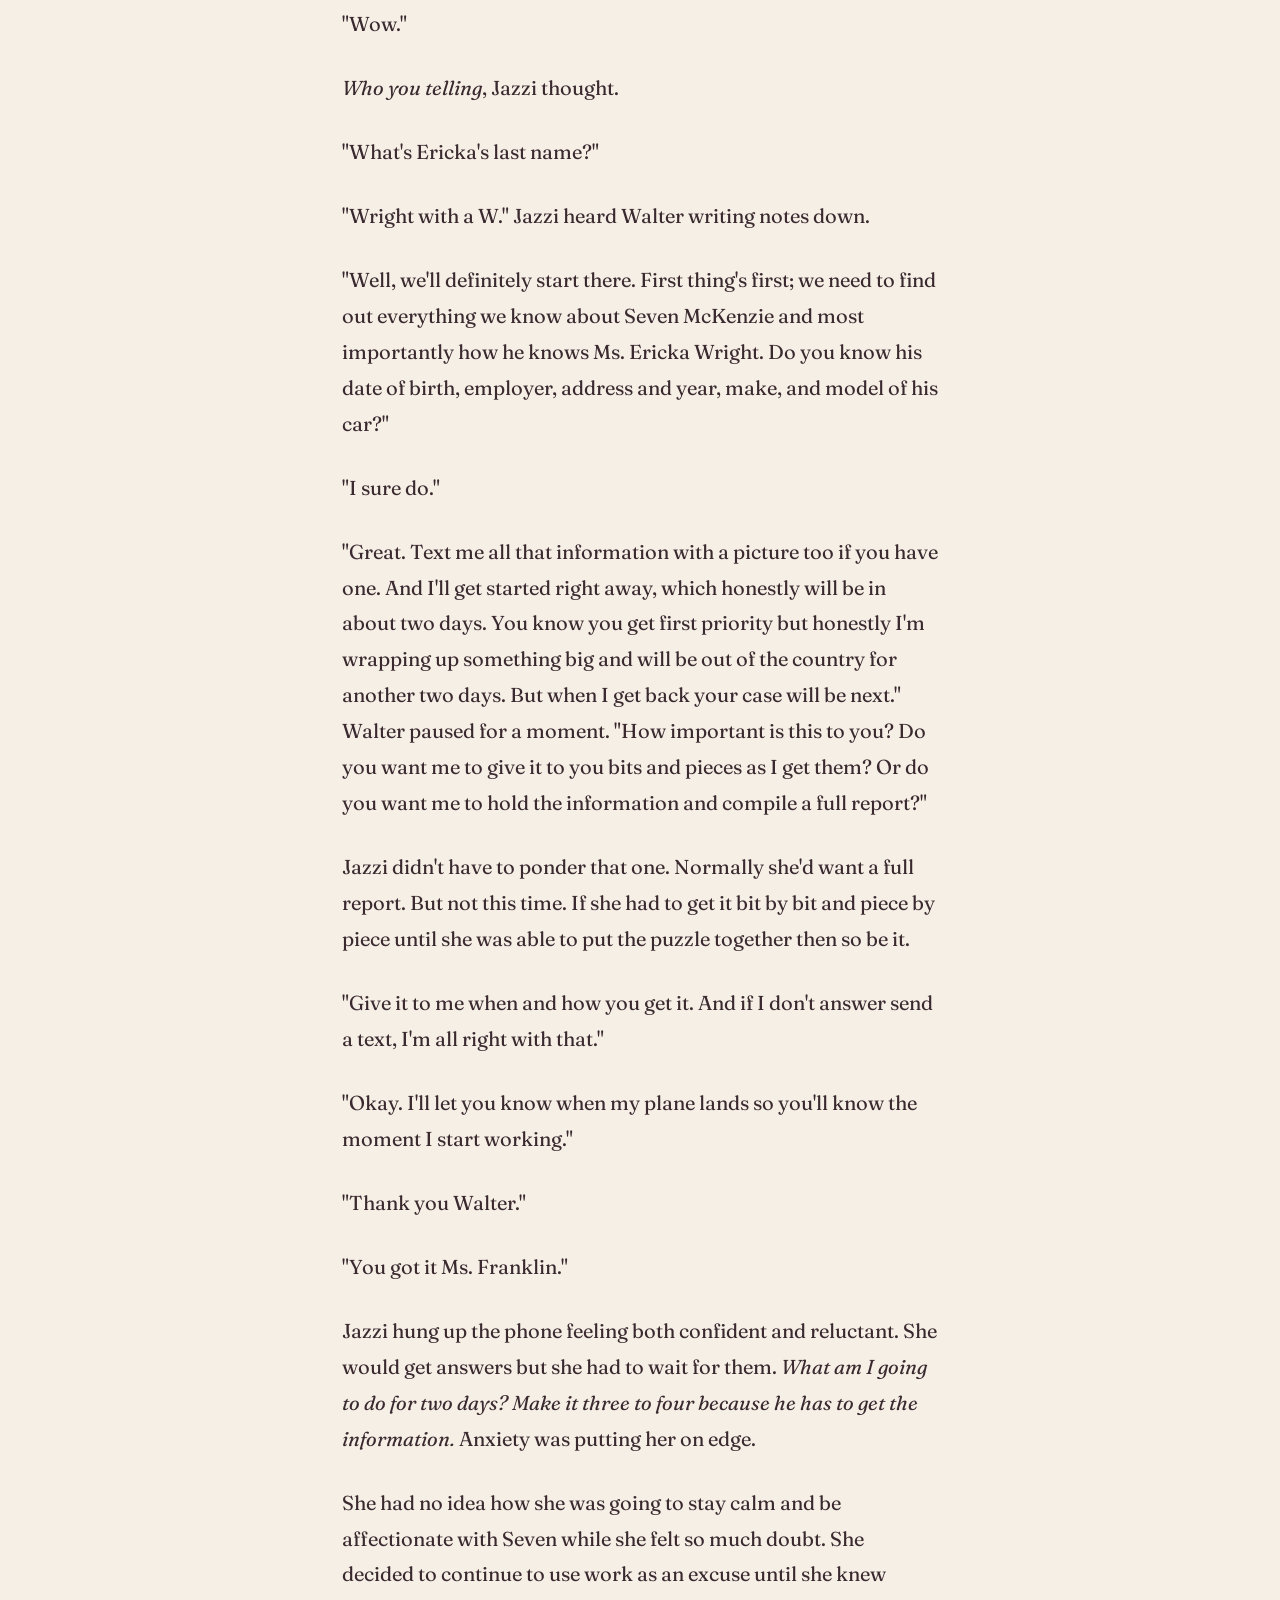
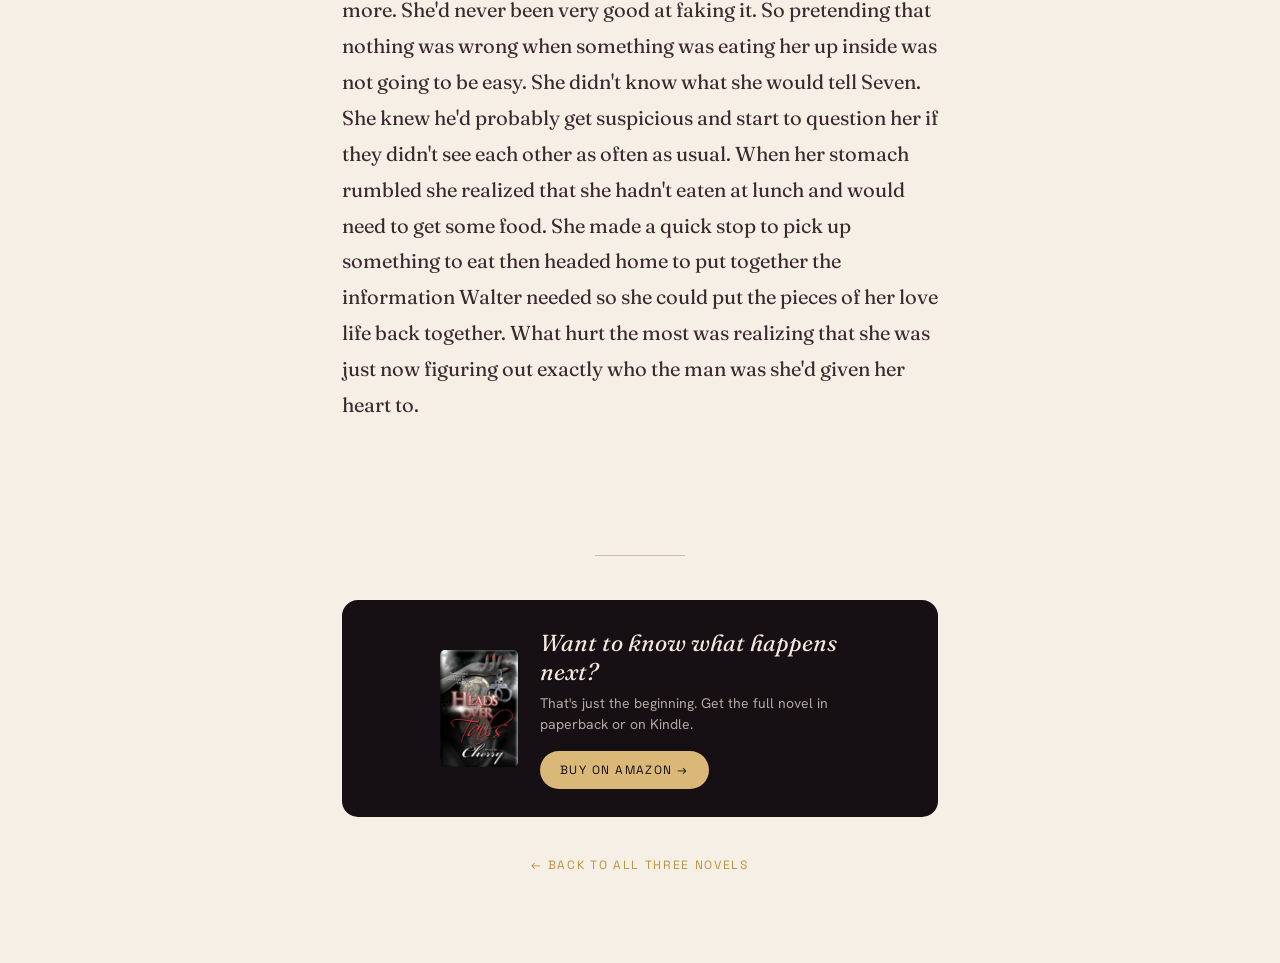
<file: read/heads-over-tails.html>
<!DOCTYPE html>
<html lang="en">
<head>
<meta charset="UTF-8" />
<meta name="viewport" content="width=device-width, initial-scale=1.0" />
<title>Heads Over Tails — Chapter One: Jazzi | Novels by Cherry</title>
<meta name="description" content="Read the first chapter of Heads Over Tails, a novel by Cherry — free. Life-changing decisions, down-home wit, and consequences nobody saw coming." />
<link rel="canonical" href="https://www.novelsbycherry.com/read/heads-over-tails.html" />
<meta property="og:type" content="article" />
<meta property="og:site_name" content="Novels by Cherry" />
<meta property="og:url" content="https://www.novelsbycherry.com/read/heads-over-tails.html" />
<meta property="og:title" content="Heads Over Tails — read chapter one free" />
<meta property="og:description" content="The first chapter of Heads Over Tails, a novel by Cherry. Life-changing decisions, down-home wit, and consequences nobody saw coming." />
<meta property="og:image" content="https://www.novelsbycherry.com/Assets/share.jpg" />
<meta property="og:image:width" content="1200" />
<meta property="og:image:height" content="630" />
<meta name="twitter:card" content="summary_large_image" />
<meta name="twitter:title" content="Heads Over Tails — read chapter one free" />
<meta name="twitter:description" content="The first chapter of Heads Over Tails, a novel by Cherry. Life-changing decisions, down-home wit, and consequences nobody saw coming." />
<meta name="twitter:image" content="https://www.novelsbycherry.com/Assets/share.jpg" />
<link rel="preconnect" href="https://fonts.googleapis.com" />
<link rel="preconnect" href="https://fonts.gstatic.com" crossorigin />
<link href="https://fonts.googleapis.com/css2?family=Fraunces:ital,opsz,wght@0,9..144,300..600;1,9..144,300..600&family=Hanken+Grotesk:wght@300;400;500;600&family=Space+Grotesk:wght@400;500;600&display=swap" rel="stylesheet" />
<link rel="stylesheet" href="chapter.css" />
</head>
<body>
<div class="progress" id="progress"></div>

<header class="topbar">
  <a class="back" href="../index.html#novels">← Back to the novels</a>
  <a class="brand" href="../index.html">Novels by <em>Cherry</em></a>
</header>

<main class="reader">
  <div class="kicker">Heads Over Tails · Book Two</div>
  <h1>Chapter One · Jazzi</h1>
  <div class="rule"></div>

  <article class="prose">
    <p>"Baby." Seven repeated, this time snapping Jazzi out of her daze. "Are you okay?"</p>

    <p>"Mmm hmm." She mumbled focusing on his face as she tried her best to remember what they were talking about.</p>

    <p>"The waitress wants to know what you want to drink."</p>

    <p>"Oh." Jazzi just noticed the waitress standing at their table. "I'll have a water and a strawberry margarita on the rocks, no sugar no salt. Thank you."</p>

    <p>Seven didn't need to know that although it was only three o'clock, this would be her fourth drink, especially since their circumstances had changed so much within the last ten minutes. Right before Seven arrived for their lunch, Ericka Wright, a master weaveologist, if that was even a word, stopped by the bar Jazzi sat at. Ericka told her that she was looking for a new shop in town, which was wonderful news to her. As a matter of fact the only thing that made Jazzi happier was seeing her man pull into the parking lot. Jazzi was preparing to introduce Ericka to the love of her life, the man she was ready to give her all to. This was something she hadn't done in so many years that she actually couldn't remember the last time it happened, or with whom, for that matter. But as soon as Seven stepped out of the car, Jazzi saw a horrified look on Ericka's face. The mere sight of Seven had sent sheer fright and panic through Ericka who a few seconds later, jumped up and ran out the back door of the restaurant, setting off the alarms.</p>

    <p>"Jazzi."</p>

    <p>"Hmm."</p>

    <p>"Baby what's wrong?" Seven asked frowning. "I've been talking but you haven't heard one word I've said."</p>

    <p>Jazzi could tell that he was confused, hell, she was too. But for now she needed him to either shut up or keep rambling until she could come up with a game plan.</p>

    <p>"I'm sorry honey. I'm listening I've got a lot on my mind, go ahead."</p>

    <p>Jazzi watched Seven's lips move but her mind tuned out everything he said. Instead she wondered what could this amazingly handsome man with such gorgeous mocha skin, a perfectly trimmed goatee, suckable lips, neatly-trimmed thick eyebrows, low-cut Caesar with waves you ached to touch, dark brown eyes and a body built for pleasure could possibly have done to Ericka to make her almost jump out of her skin and sprint to the back exit, to avoid him seeing her? Ericka was clearly terrified and Jazzi needed to know why. She also needed to know what Ericka knew. She saw Seven's lips were still moving, Jazzi smiled slightly and shook her head in agreement, to what, she had no idea.</p>

    <p>The waitress came back with their drinks. Jazzi took the straw from the woman's hand before it could even hit the table. There was no way she was leaving this drink behind and she had no intentions of staying very long. Unfortunately the latest events had altered their Wednesday lunch date. Seven just didn't know it yet. She couldn't sit there and pretend to listen to foolishness when there were answers she needed to get. She sucked down her drink in one long gulp never taking her eyes off of Seven. Once again she hadn't asked enough questions, she silently admonished herself. She'd taken a man at face value allowing that to be enough. She wasn't supposed to <em>still</em> be making these mistakes, she was seasoned now. More mature, or so she thought. But here she was, upset, because for the first time in more months than she could now count, she'd be shoved off cloud nine. And the worst part of it all was that she'd fallen head over heels for a man that she didn't even know. The only things she knew was that he owned his own business, his address, what he drove, that he didn't have kids (so he said) and that he'd been married once before. That was it. Now that she thought about it, she'd never met any friends or family or even co-workers. Hell the only person she knew him was him. They'd entered each other's world and made a haven for just the two of them. Jazzi realized her only other world besides Seven, was work and Mina. And for some stupid reason, until Ericka popped in today, she was all right with it, but clearly not anymore.</p>

    <p>Jazzi picked up her phone as Seven continued to talk. She wanted to believe he was innocent. Lord knows she was praying he was, but women didn't freak out and run away from innocent men. She needed to start right now, whatever he was talking about couldn't have been more important than the information she needed to find out about his ass. She turned the ringer off and set the alarm that matched her ringtone for the next minute. No way did she need the phone to ring while she was pretending to be on the phone setting up her escape because of a fictitious emergency. No, her game was way tighter than that. Her motto was: "When you stay ready there's no getting ready," which went well with her obsession of pre-planning everything. A minute later the alarm, which sounded like her regular ringtone rang.</p>

    <p>"Now they know I'm at lunch. I'm sorry honey I have to get this." She smiled apologetically at Seven. "This is Jasmine. Hey. What? When? Are you sure?" Jazzi checked her watch for the time. "That's in twenty-five minutes. Okay...okay. Text me the conference call information and if I'm not back in the office before it starts I'll just dial in from the car. Thanks. Okay...bye." Jazzi then hung up from her made-up conversation. "Baby. I have got to go. My department heads have called an impromptu meeting with the entire staff, so this must be big." Jazzi said as she stood up.</p>

    <p>She tried to give Seven a quick peck on the cheek before running out the door but he was too much of a gentlemen for that. At least not with her. He stood up and gave her a long slow passionate kiss on the lips. Any other day, any other time, a kiss like that would have sat Jazzi back in her seat but not today.</p>

    <p>"Baby I love you and I'll call or text as soon as I can, after the meeting. You go ahead and order, and you watch me walk to the car how about that?"</p>

    <p>"Yeah, 'cause you know I'd rather walk you right?"</p>

    <p>"I know, that's why I love you. You go ahead and order...enjoy lunch for me okay?"</p>

    <p>"I'll call Maggiano's and have them deliver my favorite dish so it should get to the office shortly after you." Seven said, thoughtfully.</p>

    <p>"I love you so much Seven." Jazzi said, and she really did love him. Jazzi prayed that whatever Ericka was running from him, wasn't enough to make her also fear him. She kissed Seven once more, then headed for the door. Mina had called while she was talking to Ericka, so she was going to have to wait for a call back. <em>Talk about bigger fish to fry, shoot I'm frying sharks over here</em>, Jazzi thought. By the time she sat in the driver's seat of her BMW the only person she was thinking about was calling Michael Walters. Jazzi held down the record button on her phone. "Seven is going to have Maggiano's deliver my lunch, when it comes please put it in the fridge. He shouldn't call but in case he does I'm in a meeting, so just take a message. Confirm that you've received this message when you get it please." She sent the message to her assistant. Thirty seconds later, <em>Got it boss</em>, appeared on her screen.</p>

    <p>Jazzi plugged her phone into the car jack then said, "Call Michael Walters." A moment later the phone dialed the number.</p>

    <p>"Hello, Walter's Investigation."</p>

    <p>"Hi Kimberley it's Jasmine. Is Michael there?"</p>

    <p>"No, he's not in at the moment. But if you hold on a second I'll forward you to his cell."</p>

    <p>"Okay, thanks." Jazzi said, drumming her fingers on the steering wheel.</p>

    <p>"Thank you ma'am."</p>

    <p><em>This girl can't be from Charlotte, that thick country accent has Alabama or Mississippi all over it</em>, Jazzi thought as she waited for the transfer. She couldn't believe she was having to pull out her big guns. And never in a million years did she think Seven would be the reason. But the way Ericka ran out of the restaurant was something she'd never seen before. Jazzi realized she was probably doing this because she needed validation. She needed to know that Seven wasn't a bad guy. At least not in a way that she couldn't justify staying with him. She wanted to believe that for once in her life it was her turn. Her turn for happiness, her turn for the too good to be true, to actually be true.</p>

    <p>Most women she knew her age had children, were married or had at least been married once. She wanted that too. She hoped to at least experience one of the two. She yearned to have a relationship that made it to the next level and continued to prevail. She knew that marriage didn't equate to everyday sunshine. But she was ready to take the thunderstorms and bad days too, as long as they came out on the other end together. She knew she was a good woman and wife material. She was just waiting for a real man, a good man to figure it out and change her status. Jazzi wanted that man to be Seven. But depending on the news Walter reported back, Seven could possibly become a distant memory. The agony of not knowing was starting to eat her alive. She had plans on more mornings of waking up beside him making breakfast and sharing smiles and laughter while they sipped their coffee. Now the thought of leaving him tormented her.</p>

    <p>"Jasmine Franklin. How are you dear? And to what do I owe this lovely surprise?"</p>

    <p>"Hey Walter. You know I love and hate calling you at the same time. But I have a situation. I need everything you can get me on someone I've been dating."</p>

    <p>"That's what I do best. How long have you been dating?"</p>

    <p>"Almost a year."</p>

    <p>"Holy cow! You waited a year to call me?"</p>

    <p>"I wanted to hope and have faith." She didn't want to say it because she knew what was coming next.</p>

    <p>"How many times do I have to tell you? Women like you and Mina need details and facts when it comes to investing your finances, lifestyles and lives with men." Walter sighed deeply before continuing. "So tell me what happened? Things were great for a year and now you're on the phone with me."</p>

    <p>"I was meeting him for lunch."</p>

    <p>"What's his name?"</p>

    <p>"Seven McKenzie."</p>

    <p>Walter paused. "No. The name doesn't ring any bells."</p>

    <p>"Well I saw an old friend, Ericka, at the restaurant and started talking to her. When Seven pulled up and got out of the car Ericka looked like she saw a ghost and hauled ass out the back door setting off the alarm. Before she jetted she said 'Seven is your man? No Jazzi.' Then she took off and alarms started going off, <em>literally</em>."</p>

    <p>"Wow."</p>

    <p><em>Who you telling</em>, Jazzi thought.</p>

    <p>"What's Ericka's last name?"</p>

    <p>"Wright with a W." Jazzi heard Walter writing notes down.</p>

    <p>"Well, we'll definitely start there. First thing's first; we need to find out everything we know about Seven McKenzie and most importantly how he knows Ms. Ericka Wright. Do you know his date of birth, employer, address and year, make, and model of his car?"</p>

    <p>"I sure do."</p>

    <p>"Great. Text me all that information with a picture too if you have one. And I'll get started right away, which honestly will be in about two days. You know you get first priority but honestly I'm wrapping up something big and will be out of the country for another two days. But when I get back your case will be next." Walter paused for a moment. "How important is this to you? Do you want me to give it to you bits and pieces as I get them? Or do you want me to hold the information and compile a full report?"</p>

    <p>Jazzi didn't have to ponder that one. Normally she'd want a full report. But not this time. If she had to get it bit by bit and piece by piece until she was able to put the puzzle together then so be it.</p>

    <p>"Give it to me when and how you get it. And if I don't answer send a text, I'm all right with that."</p>

    <p>"Okay. I'll let you know when my plane lands so you'll know the moment I start working."</p>

    <p>"Thank you Walter."</p>

    <p>"You got it Ms. Franklin."</p>

    <p>Jazzi hung up the phone feeling both confident and reluctant. She would get answers but she had to wait for them. <em>What am I going to do for two days? Make it three to four because he has to get the information.</em> Anxiety was putting her on edge.</p>

    <p>She had no idea how she was going to stay calm and be affectionate with Seven while she felt so much doubt. She decided to continue to use work as an excuse until she knew more. She'd never been very good at faking it. So pretending that nothing was wrong when something was eating her up inside was not going to be easy. She didn't know what she would tell Seven. She knew he'd probably get suspicious and start to question her if they didn't see each other as often as usual. When her stomach rumbled she realized that she hadn't eaten at lunch and would need to get some food. She made a quick stop to pick up something to eat then headed home to put together the information Walter needed so she could put the pieces of her love life back together. What hurt the most was realizing that she was just now figuring out exactly who the man was she'd given her heart to.</p>
  </article>
</main>

<div class="endcap">
  <div class="end-rule"></div>
  <div class="buybox">
    <img src="../Assets/hot-cover.jpg" width="700" height="1050" alt="Heads Over Tails — cover" />
    <div class="bx-copy">
      <h3>Want to know what happens next?</h3>
      <p>That's just the beginning. Get the full novel in paperback or on Kindle.</p>
      <a class="btn" href="https://www.amazon.com/dp/B01A06FX00" target="_blank" rel="noopener">Buy on Amazon →</a>
    </div>
  </div>
  <a class="backhome" href="../index.html#novels">← Back to all three novels</a>
</div>

<script>
  const bar=document.getElementById('progress');
  addEventListener('scroll',()=>{ const h=document.documentElement.scrollHeight-innerHeight; bar.style.width=(h>0?scrollY/h*100:0)+'%'; },{passive:true});
</script>
<script src="../page-transition.js"></script>
</body>
</html>
</file>
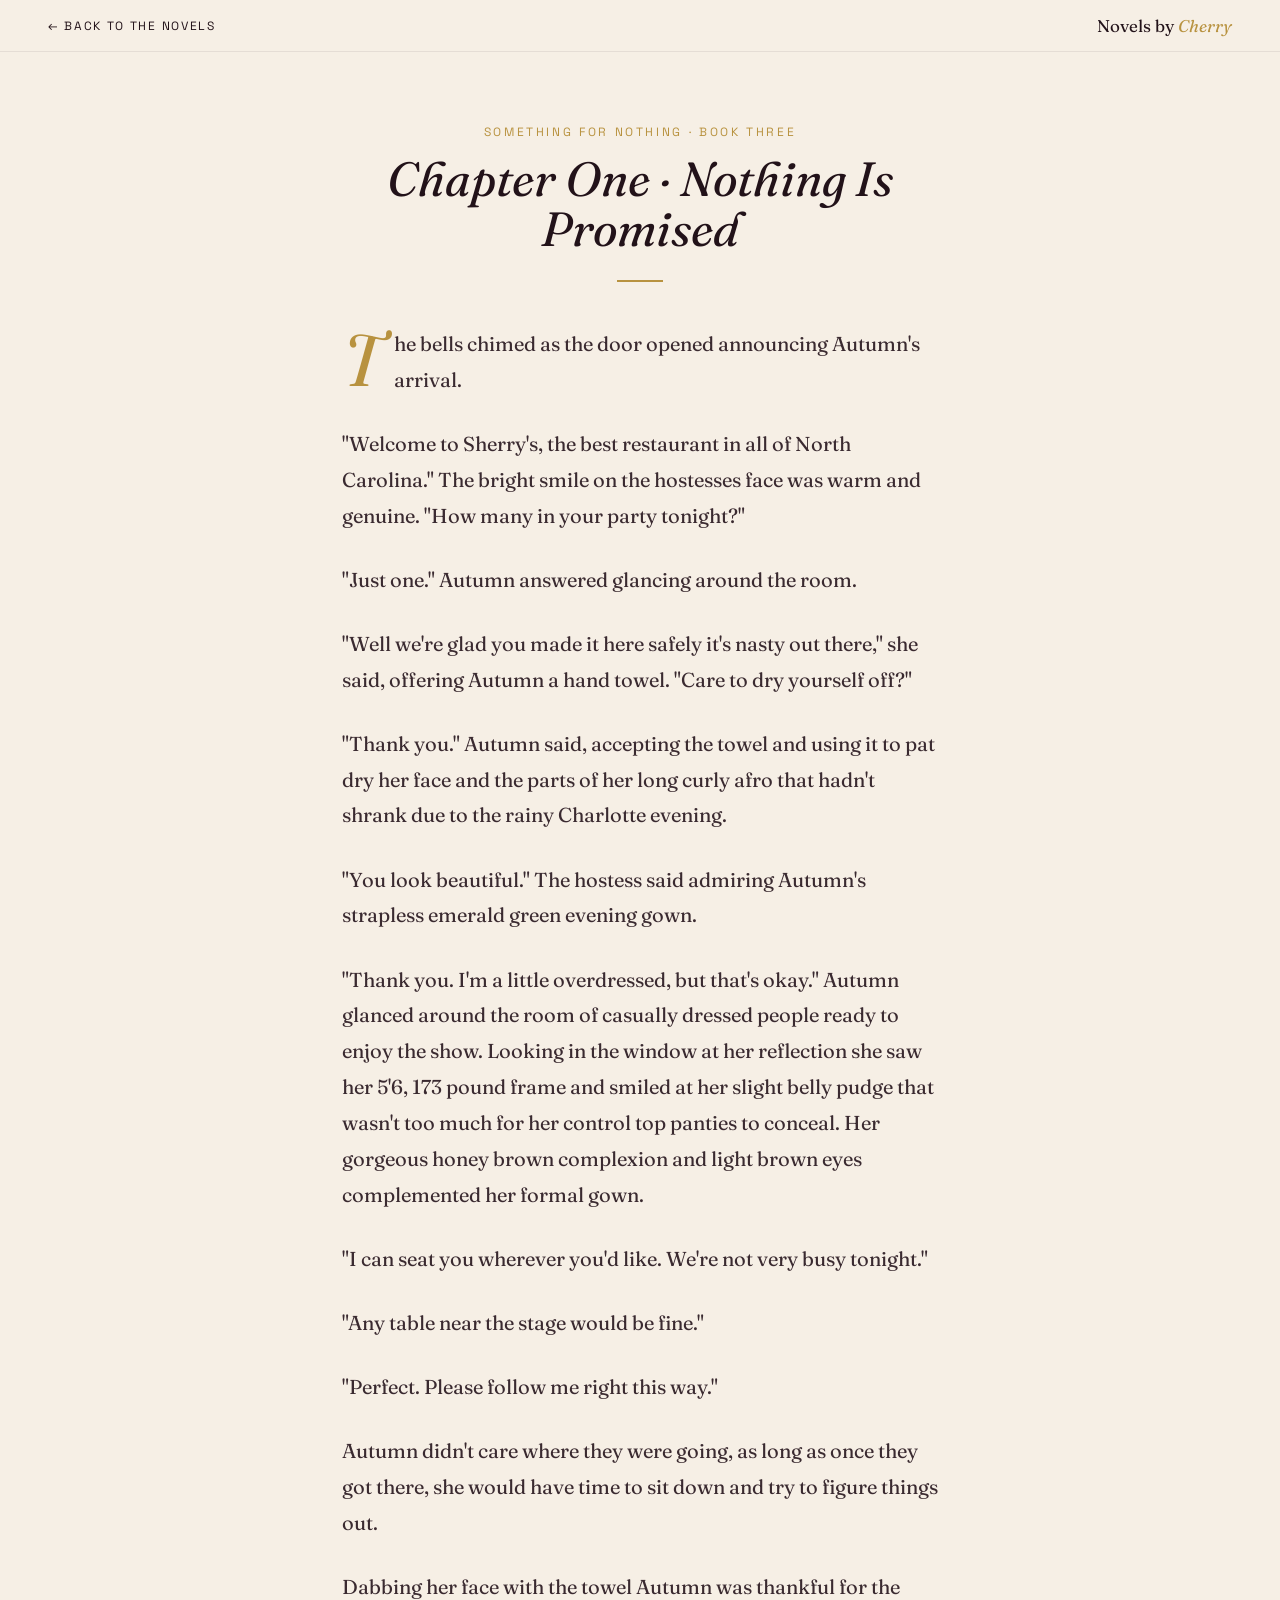
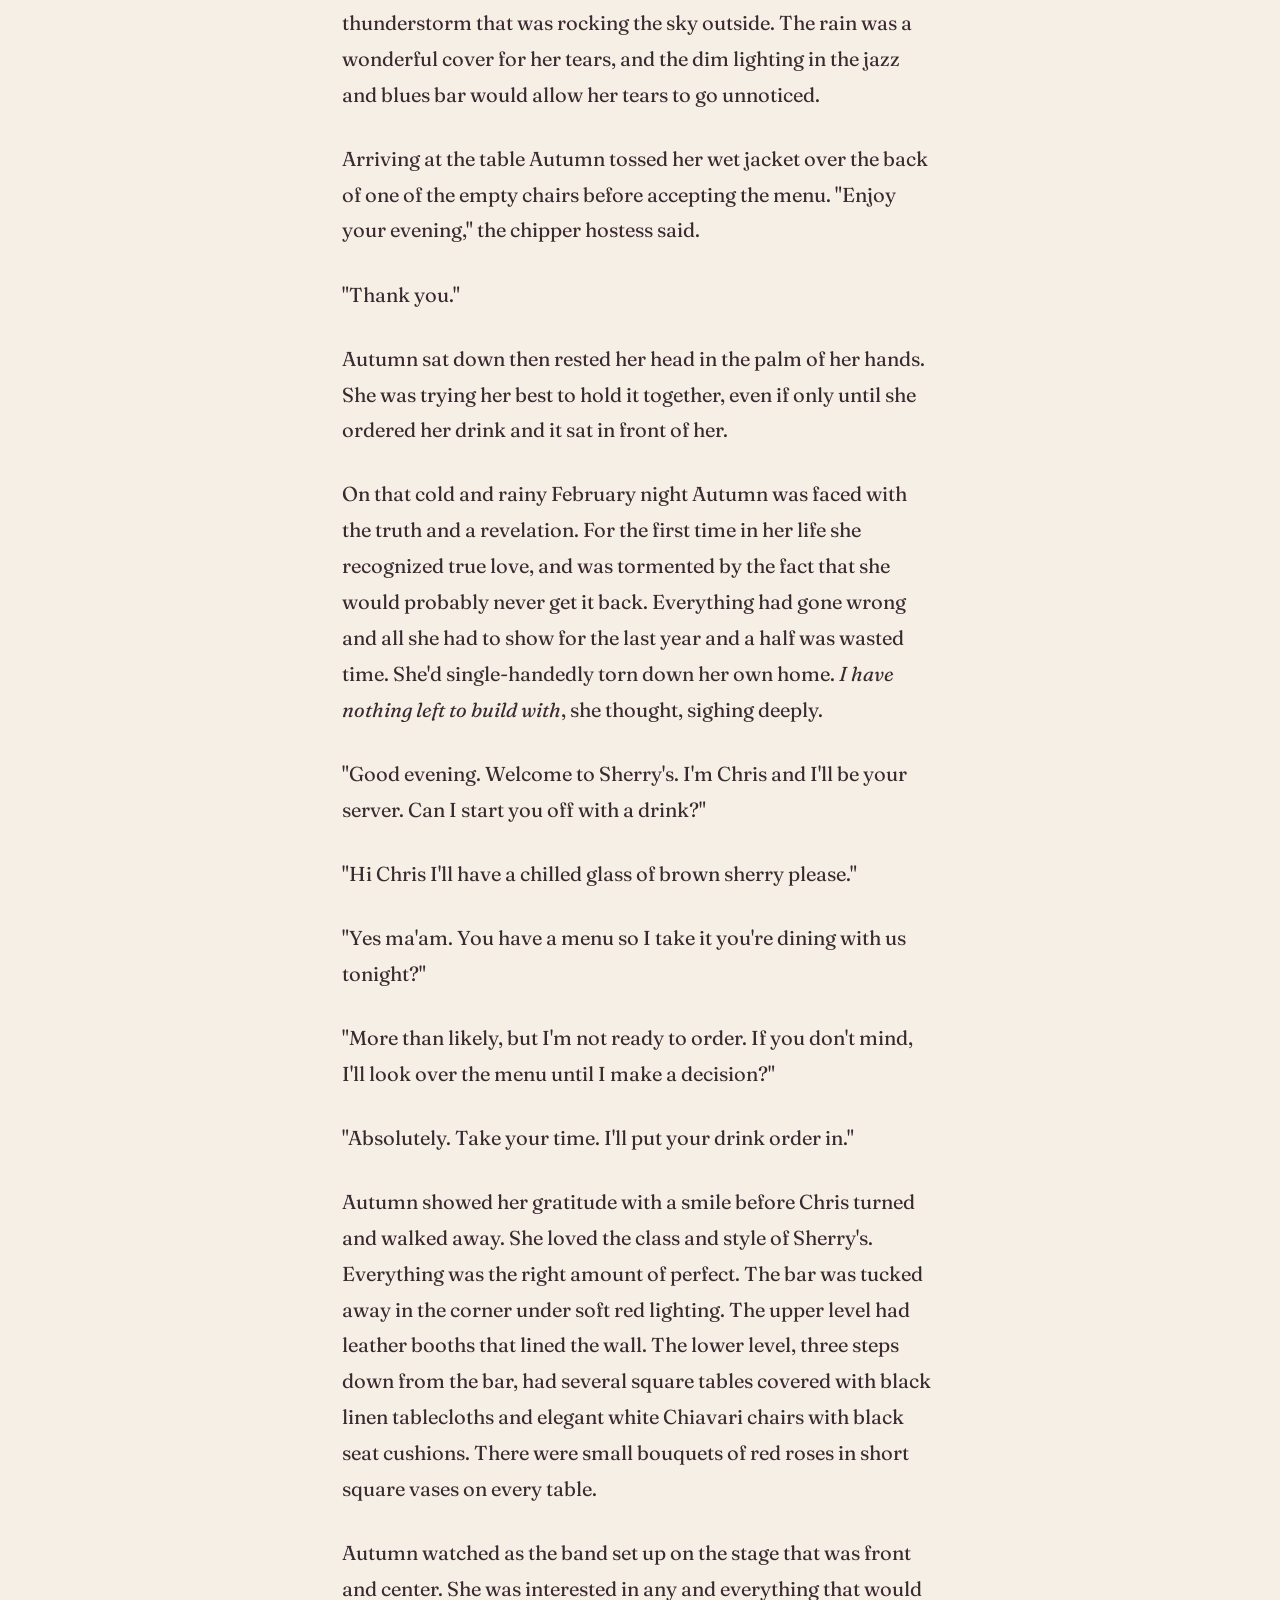
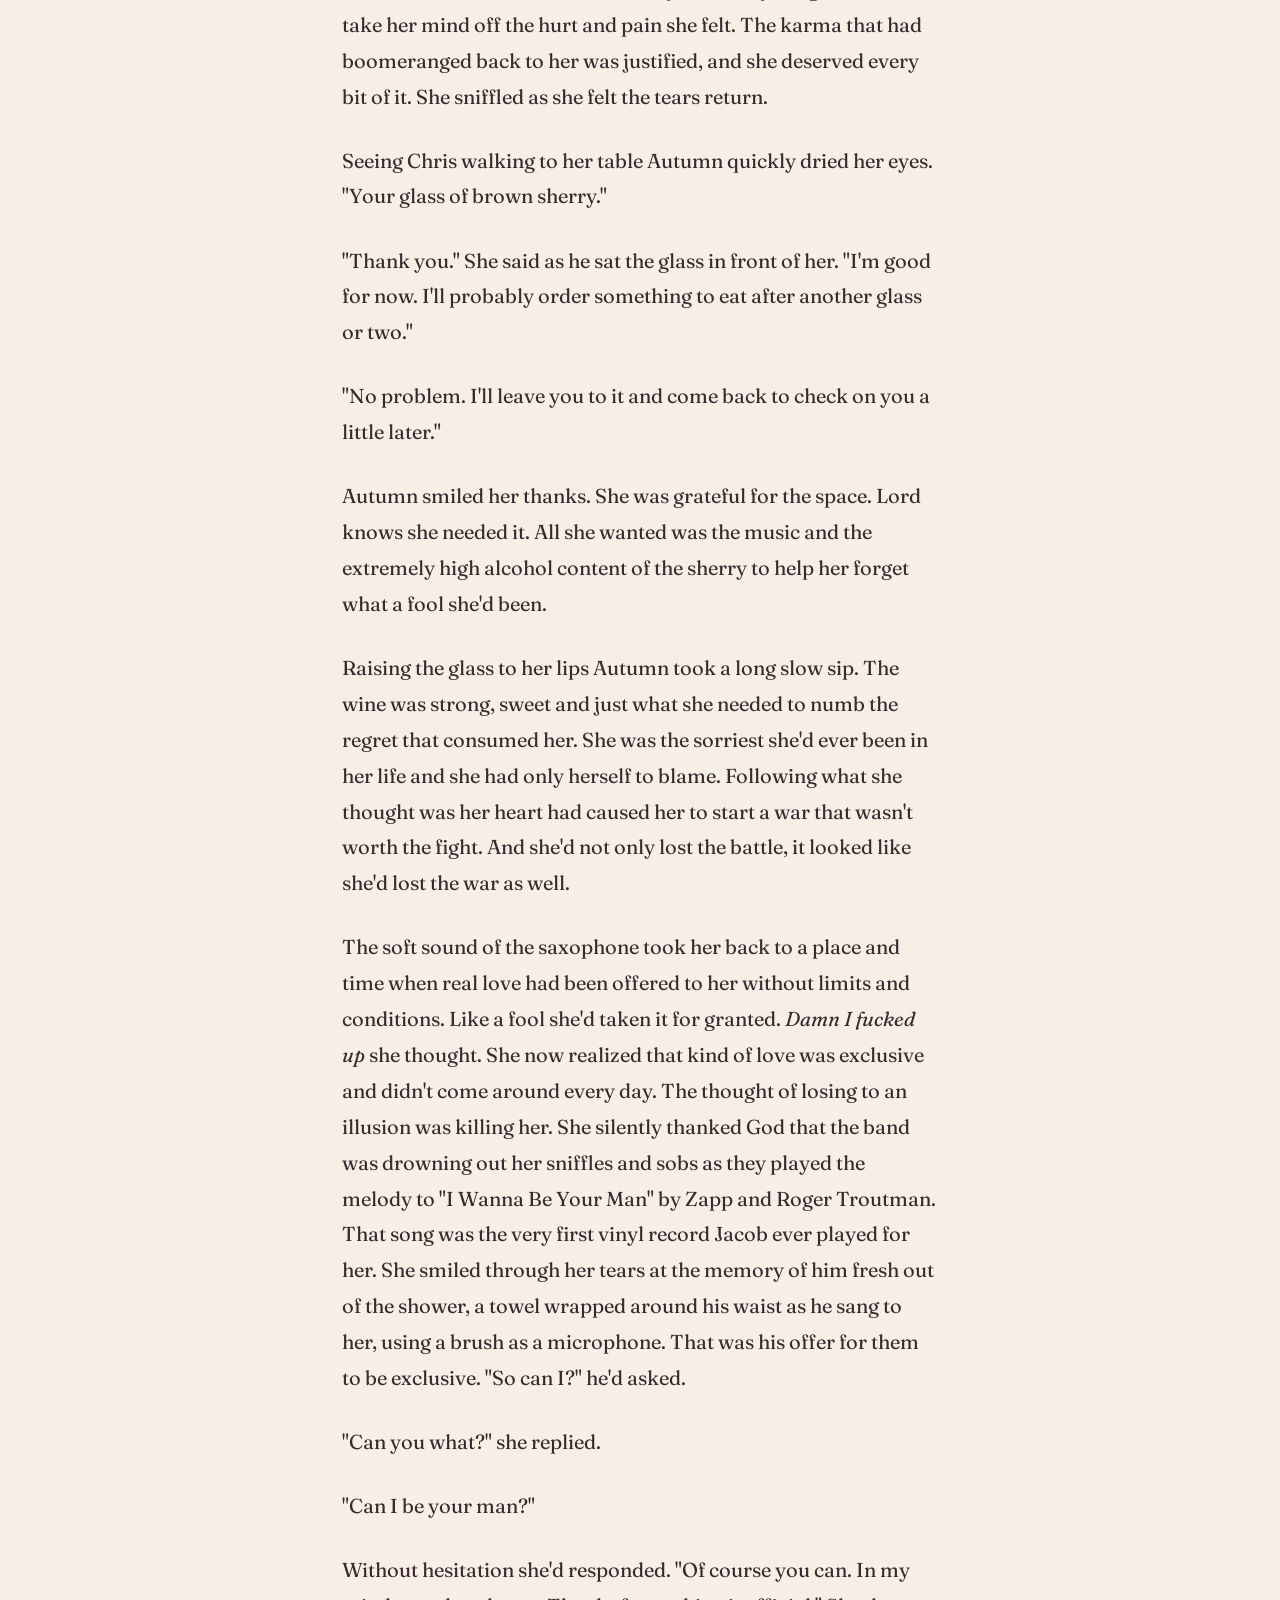
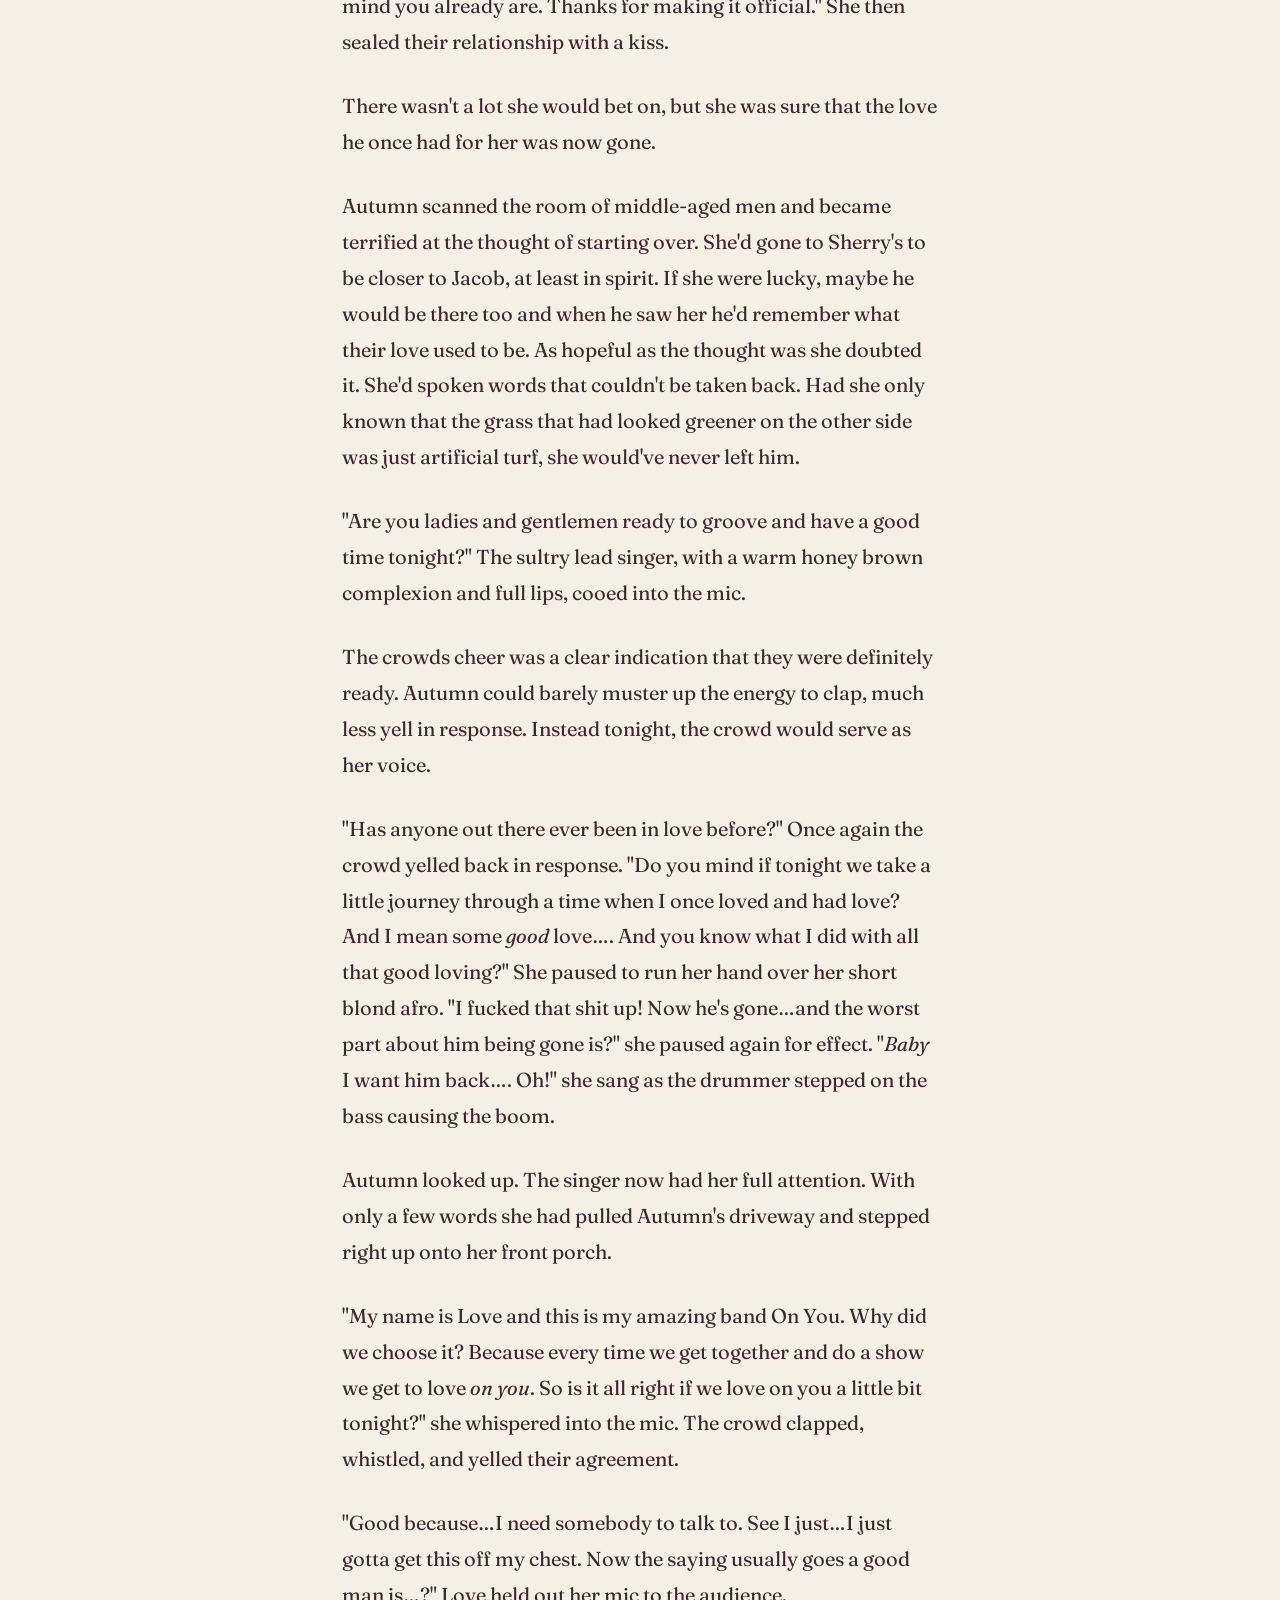
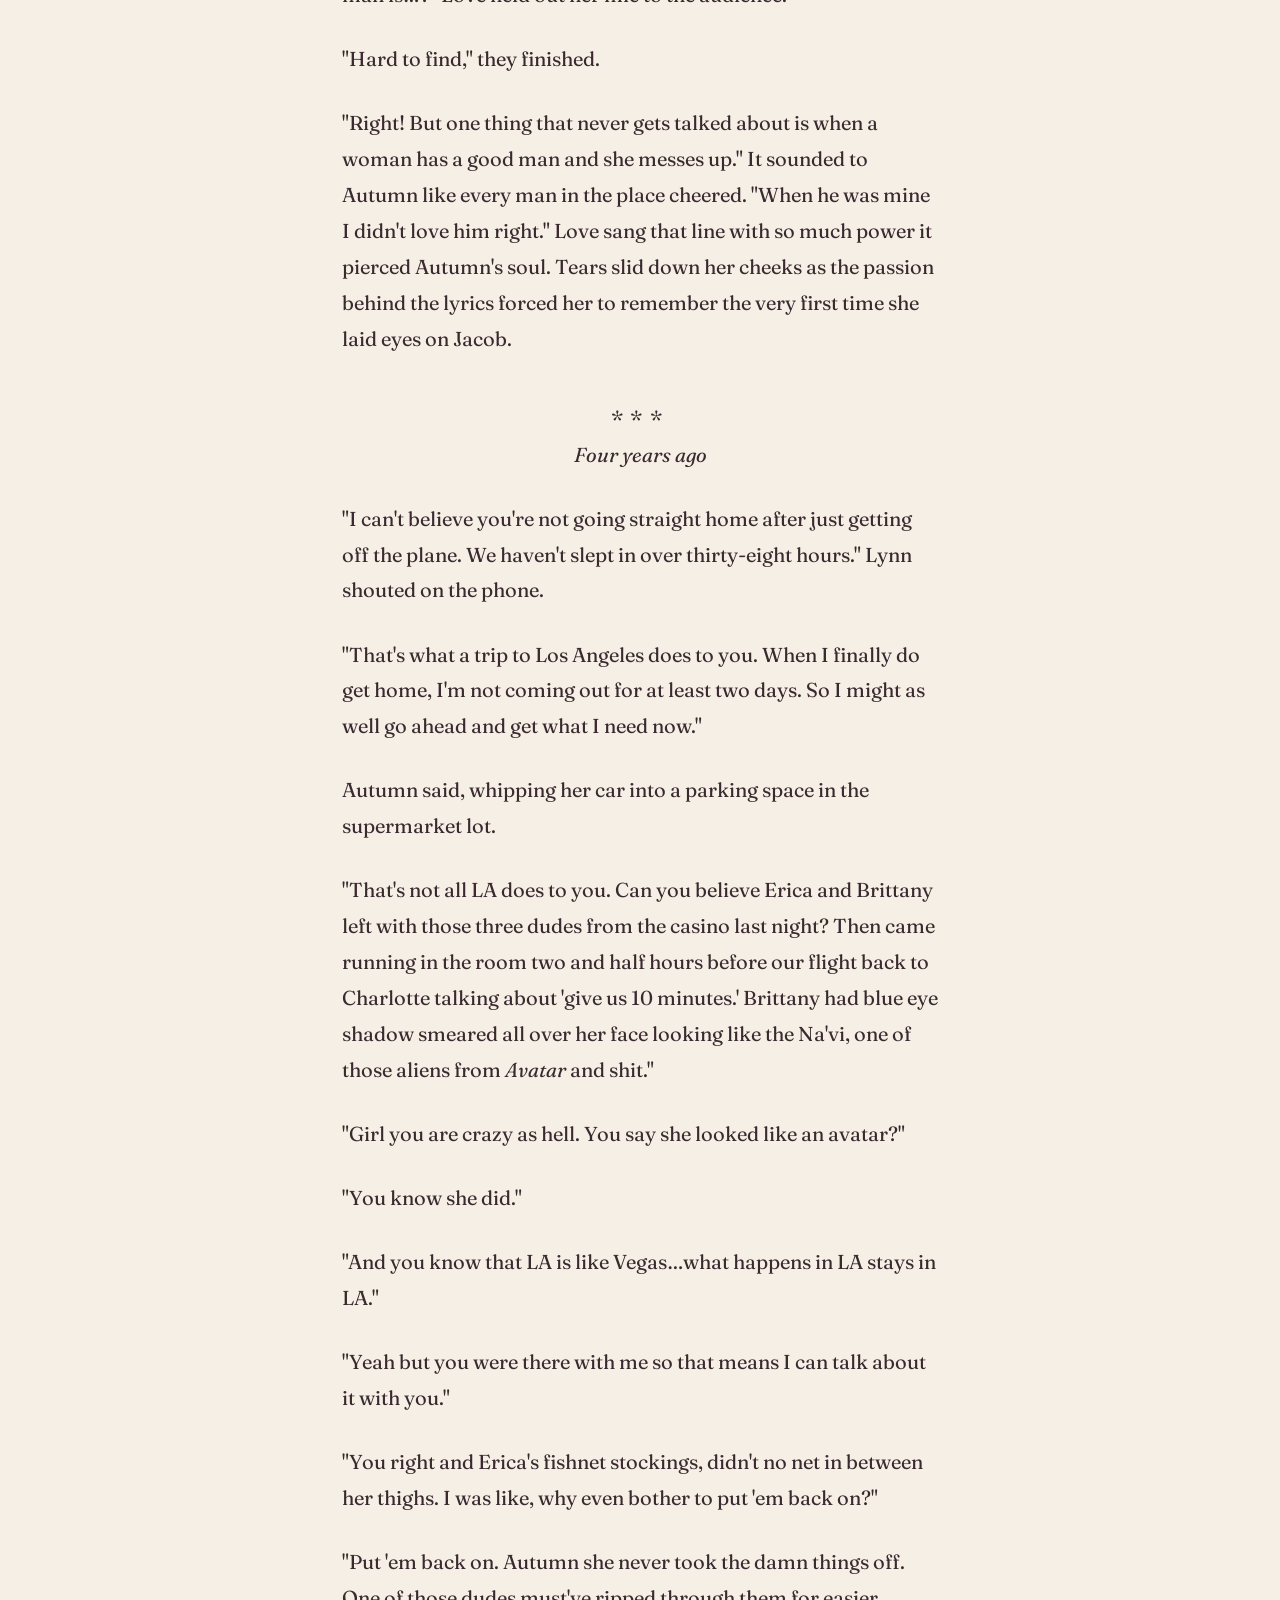
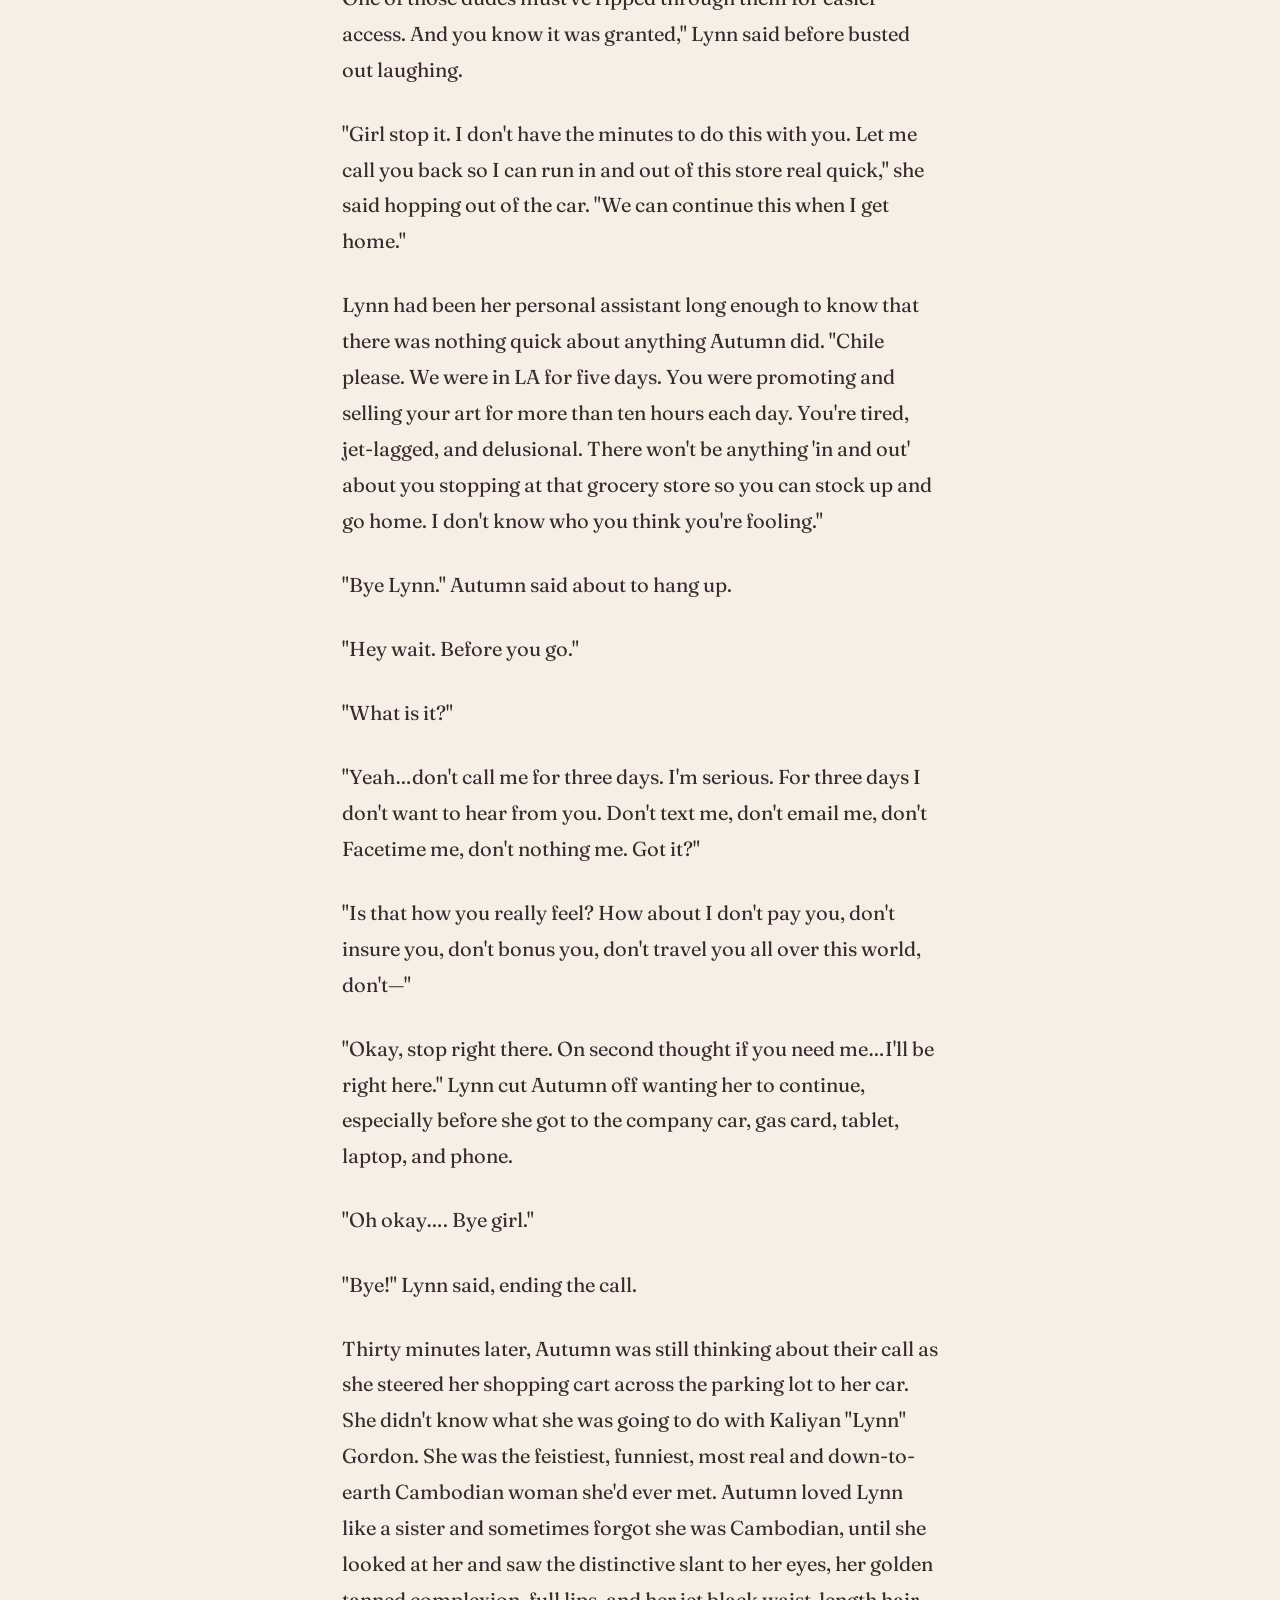
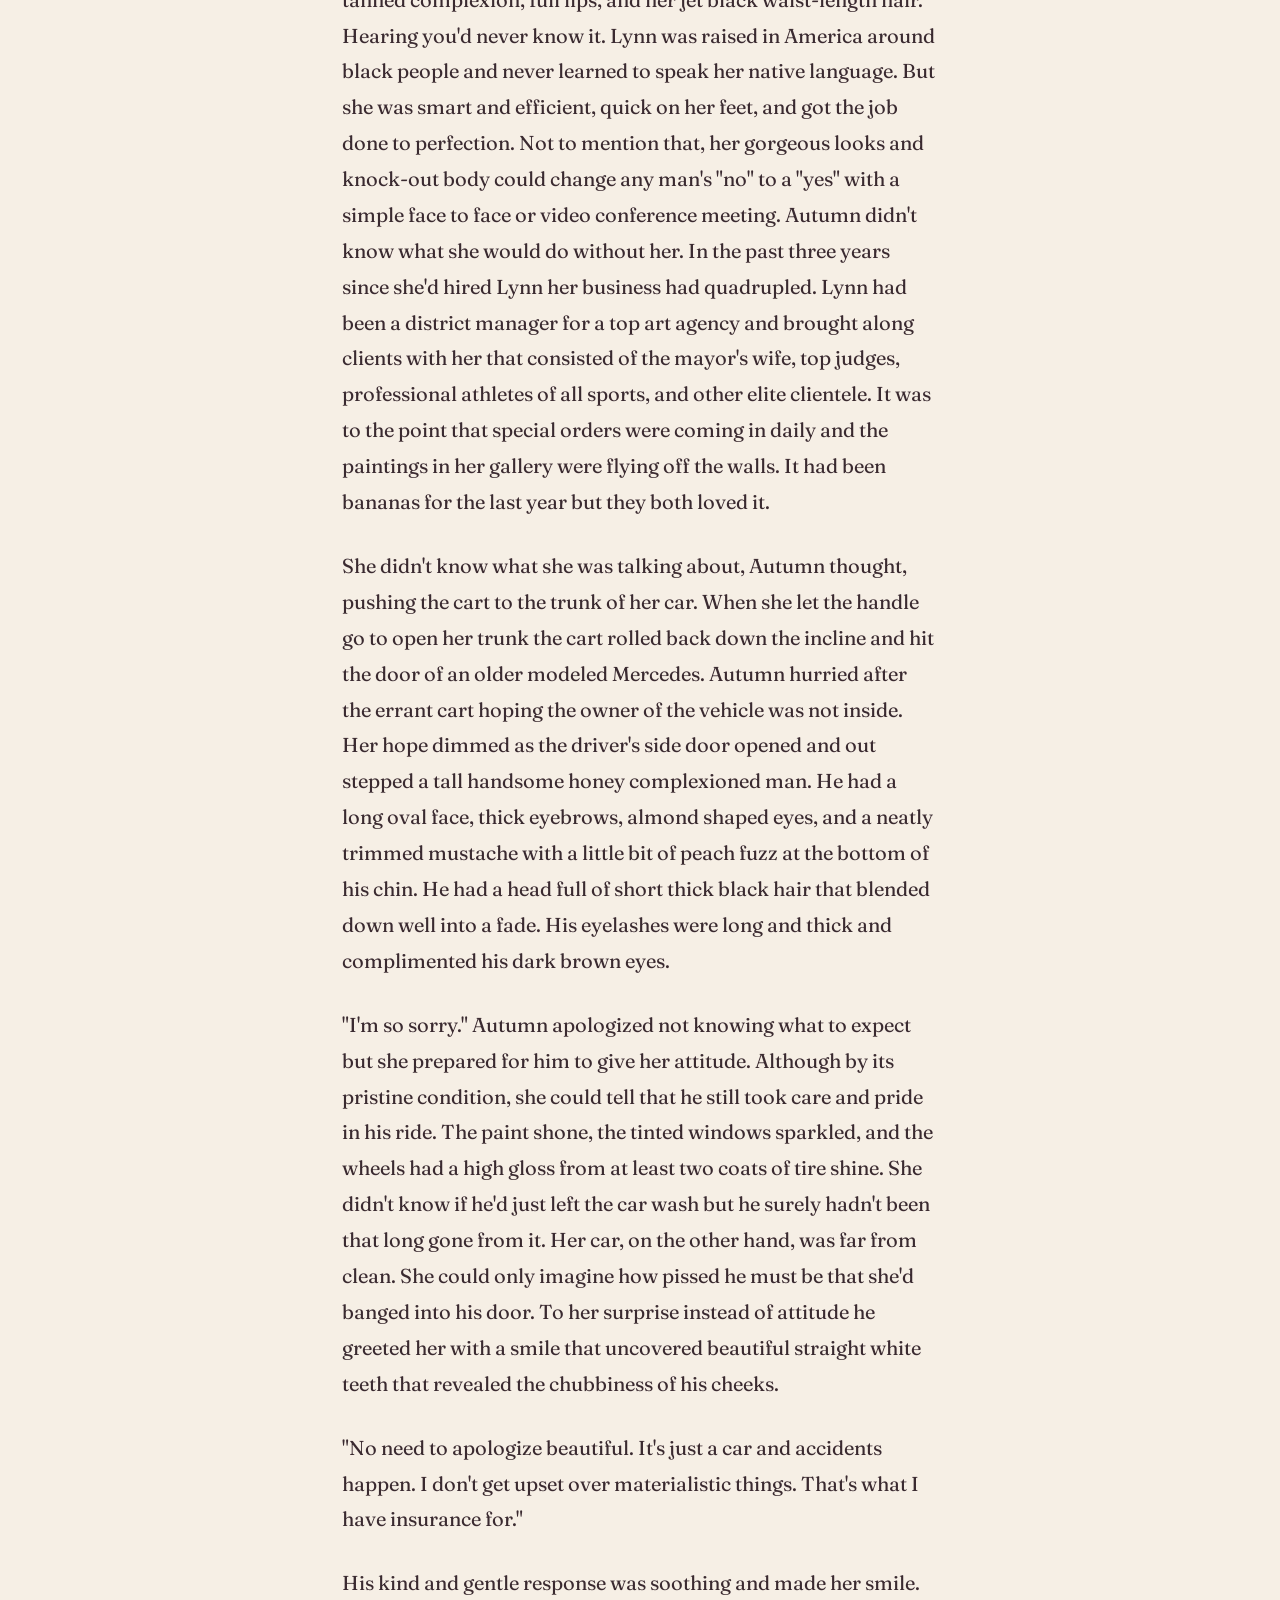
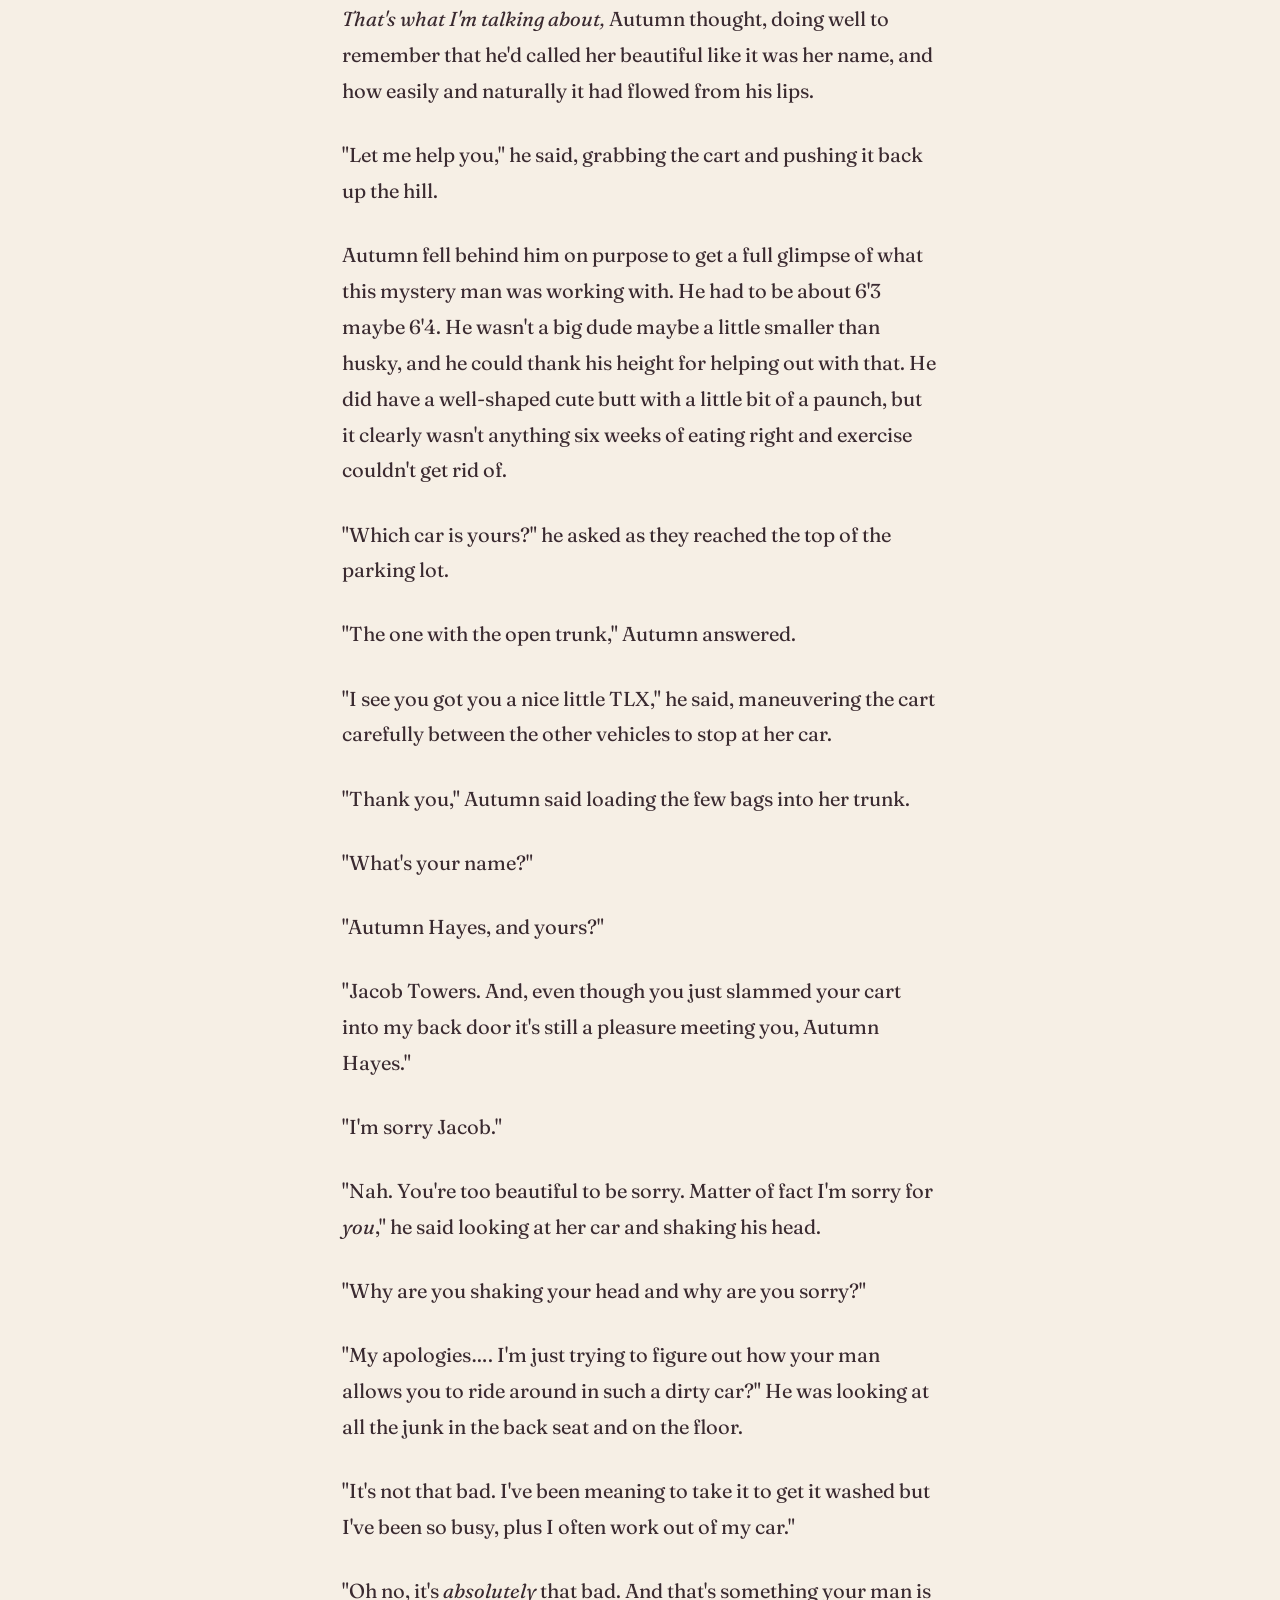
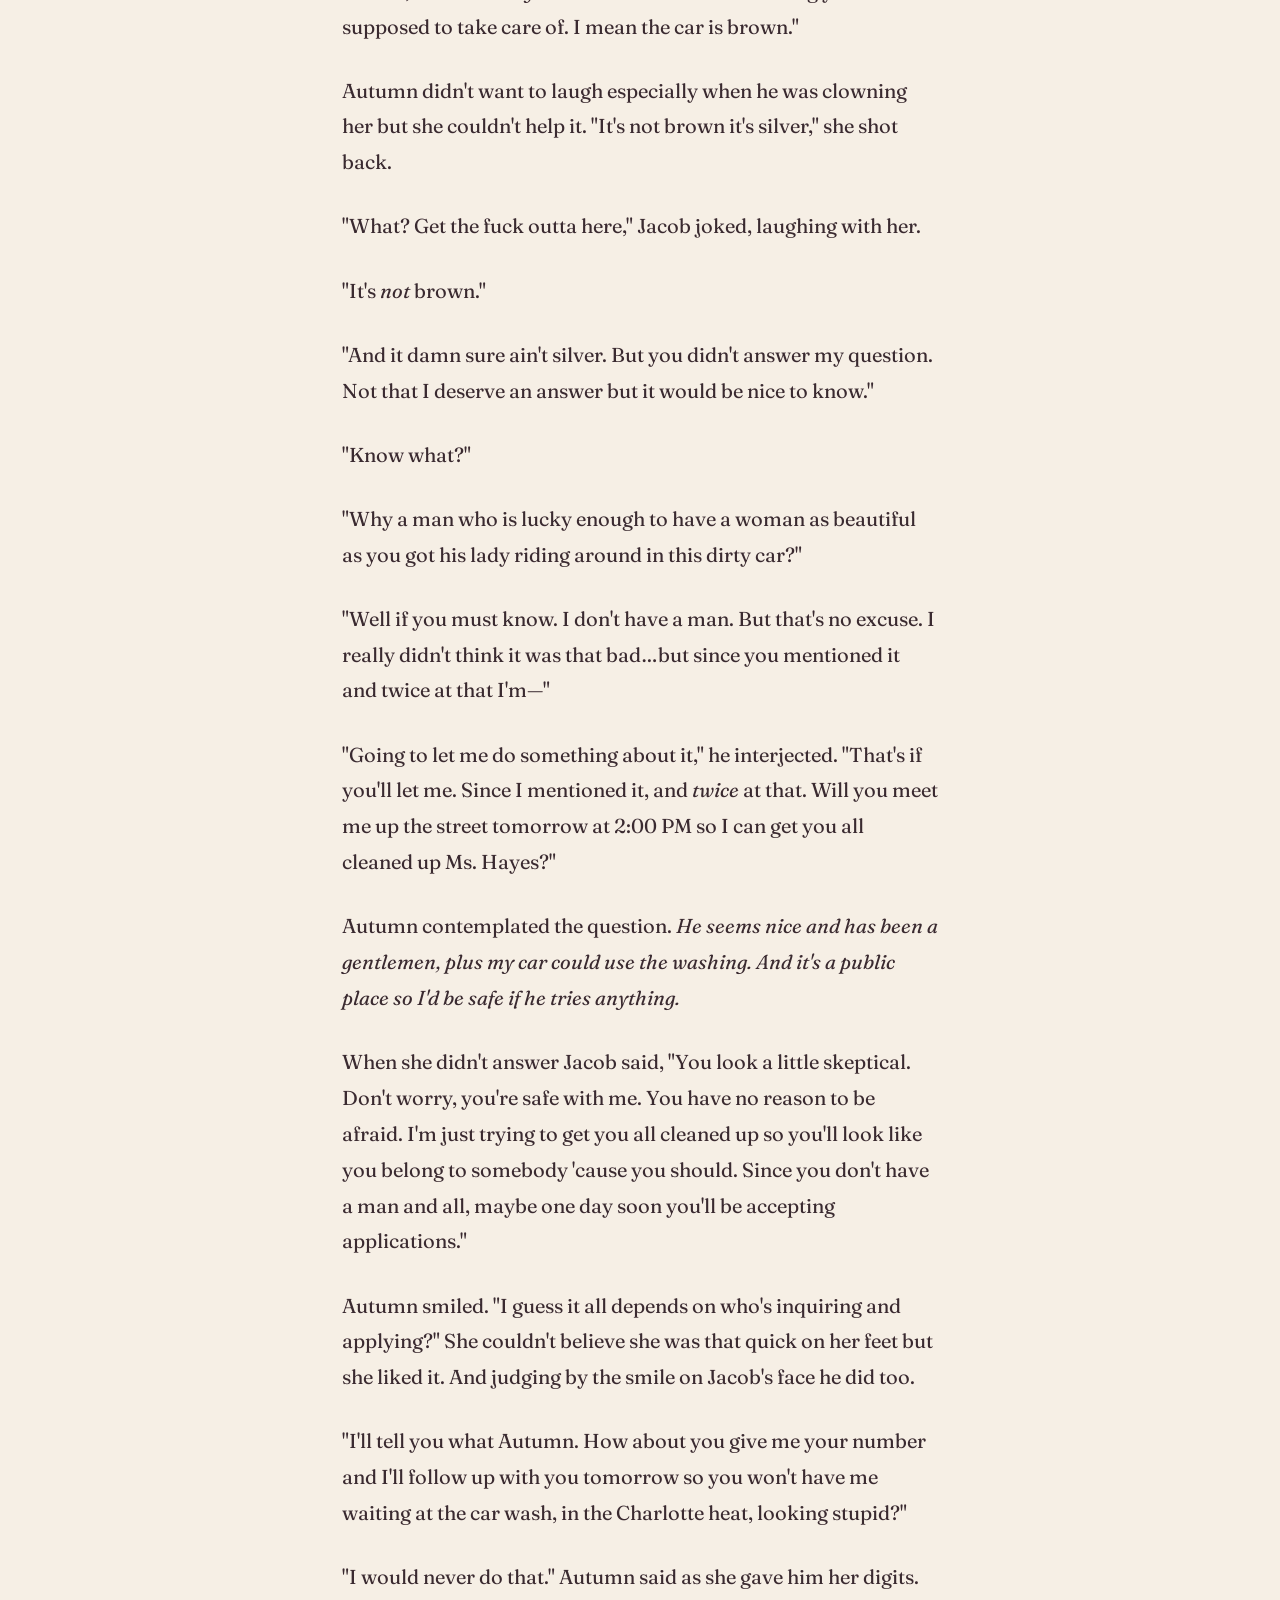
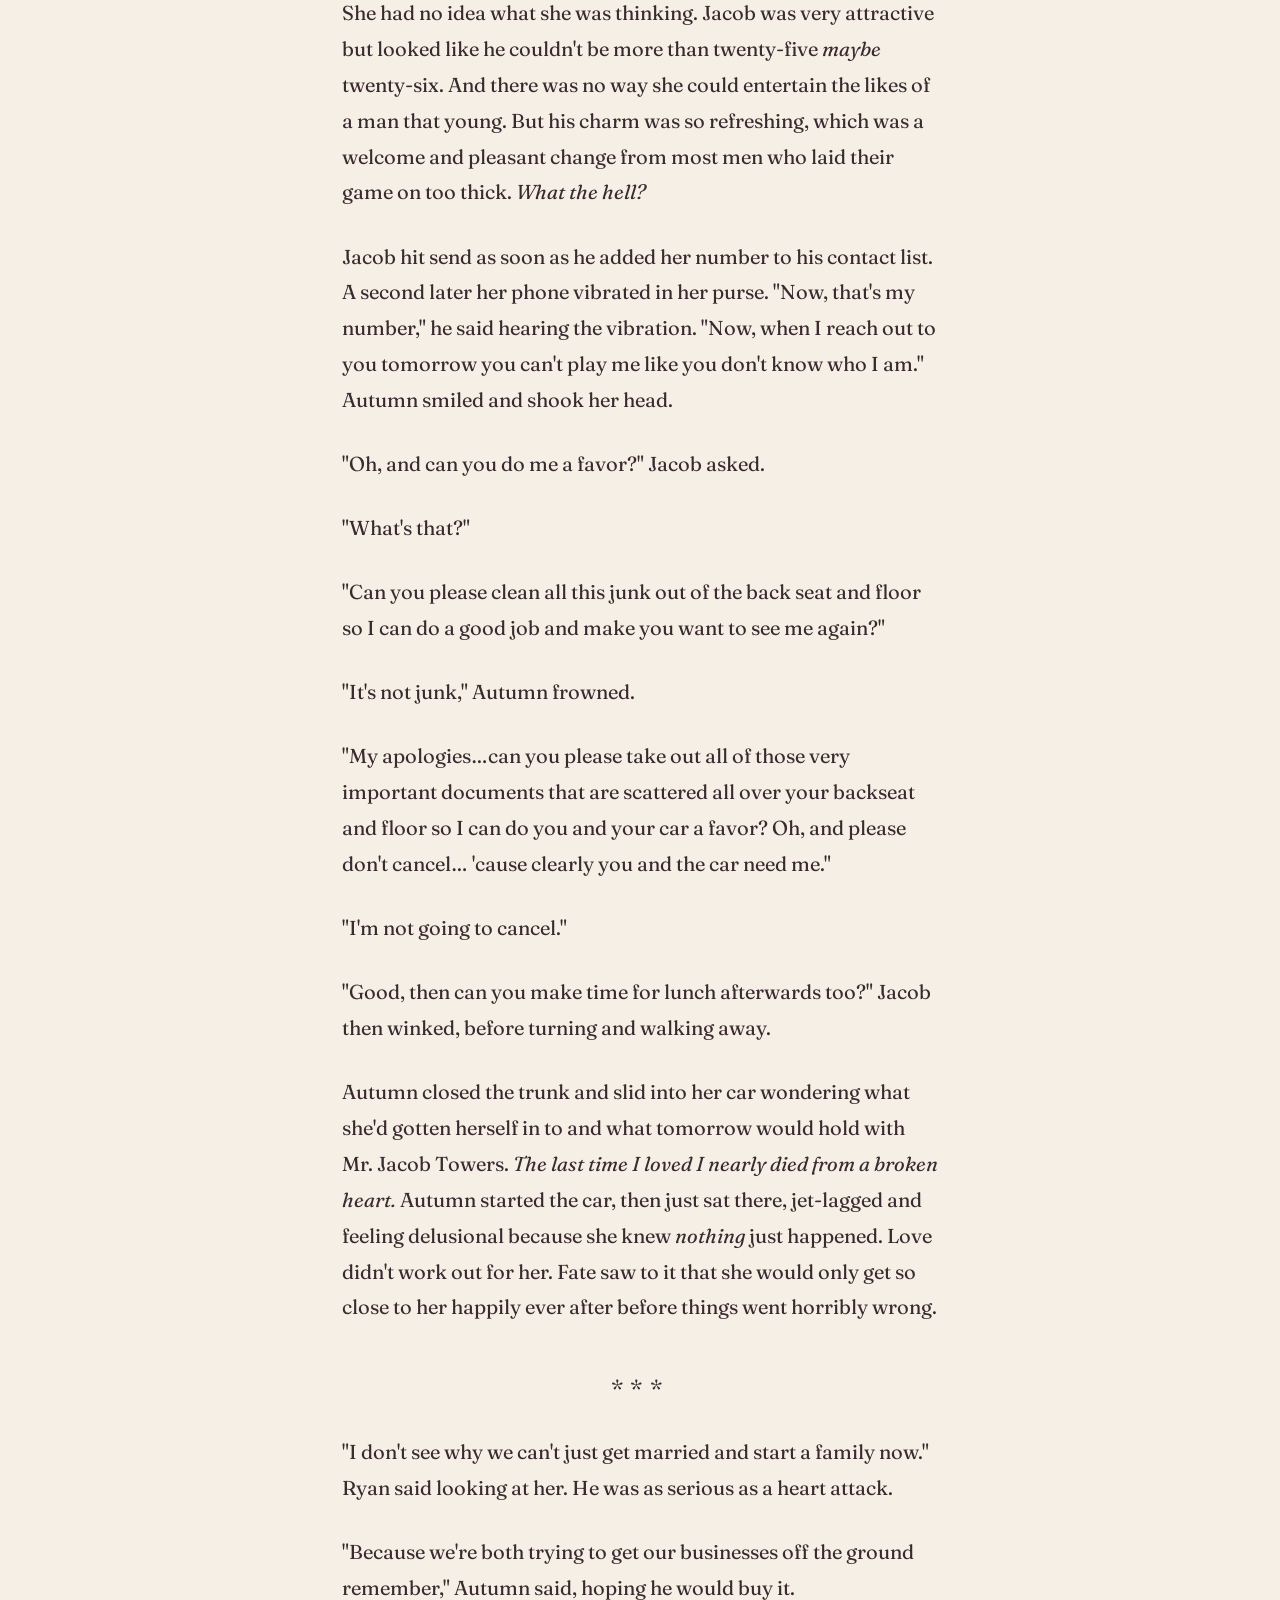
<file: read/something-for-nothing.html>
<!DOCTYPE html>
<html lang="en">
<head>
<meta charset="UTF-8" />
<meta name="viewport" content="width=device-width, initial-scale=1.0" />
<title>Something for Nothing — Chapter One: Nothing Is Promised | Novels by Cherry</title>
<meta name="description" content="Read the first chapter of Something for Nothing, a novel by Cherry — free. Sharp, fresh light on the topics polite company won't touch." />
<link rel="canonical" href="https://www.novelsbycherry.com/read/something-for-nothing.html" />
<meta property="og:type" content="article" />
<meta property="og:site_name" content="Novels by Cherry" />
<meta property="og:url" content="https://www.novelsbycherry.com/read/something-for-nothing.html" />
<meta property="og:title" content="Something for Nothing — read chapter one free" />
<meta property="og:description" content="The first chapter of Something for Nothing, a novel by Cherry. Sharp, fresh light on the topics polite company won't touch." />
<meta property="og:image" content="https://www.novelsbycherry.com/Assets/share.jpg" />
<meta property="og:image:width" content="1200" />
<meta property="og:image:height" content="630" />
<meta name="twitter:card" content="summary_large_image" />
<meta name="twitter:title" content="Something for Nothing — read chapter one free" />
<meta name="twitter:description" content="The first chapter of Something for Nothing, a novel by Cherry. Sharp, fresh light on the topics polite company won't touch." />
<meta name="twitter:image" content="https://www.novelsbycherry.com/Assets/share.jpg" />
<link rel="preconnect" href="https://fonts.googleapis.com" />
<link rel="preconnect" href="https://fonts.gstatic.com" crossorigin />
<link href="https://fonts.googleapis.com/css2?family=Fraunces:ital,opsz,wght@0,9..144,300..600;1,9..144,300..600&family=Hanken+Grotesk:wght@300;400;500;600&family=Space+Grotesk:wght@400;500;600&display=swap" rel="stylesheet" />
<link rel="stylesheet" href="chapter.css" />
</head>
<body>
<div class="progress" id="progress"></div>

<header class="topbar">
  <a class="back" href="../index.html#novels">← Back to the novels</a>
  <a class="brand" href="../index.html">Novels by <em>Cherry</em></a>
</header>

<main class="reader">
  <div class="kicker">Something for Nothing · Book Three</div>
  <h1>Chapter One · Nothing Is Promised</h1>
  <div class="rule"></div>

  <article class="prose">
    <p>The bells chimed as the door opened announcing Autumn's arrival.</p>

    <p>"Welcome to Sherry's, the best restaurant in all of North Carolina." The bright smile on the hostesses face was warm and genuine. "How many in your party tonight?"</p>

    <p>"Just one." Autumn answered glancing around the room.</p>

    <p>"Well we're glad you made it here safely it's nasty out there," she said, offering Autumn a hand towel. "Care to dry yourself off?"</p>

    <p>"Thank you." Autumn said, accepting the towel and using it to pat dry her face and the parts of her long curly afro that hadn't shrank due to the rainy Charlotte evening.</p>

    <p>"You look beautiful." The hostess said admiring Autumn's strapless emerald green evening gown.</p>

    <p>"Thank you. I'm a little overdressed, but that's okay." Autumn glanced around the room of casually dressed people ready to enjoy the show. Looking in the window at her reflection she saw her 5'6, 173 pound frame and smiled at her slight belly pudge that wasn't too much for her control top panties to conceal. Her gorgeous honey brown complexion and light brown eyes complemented her formal gown.</p>

    <p>"I can seat you wherever you'd like. We're not very busy tonight."</p>

    <p>"Any table near the stage would be fine."</p>

    <p>"Perfect. Please follow me right this way."</p>

    <p>Autumn didn't care where they were going, as long as once they got there, she would have time to sit down and try to figure things out.</p>

    <p>Dabbing her face with the towel Autumn was thankful for the thunderstorm that was rocking the sky outside. The rain was a wonderful cover for her tears, and the dim lighting in the jazz and blues bar would allow her tears to go unnoticed.</p>

    <p>Arriving at the table Autumn tossed her wet jacket over the back of one of the empty chairs before accepting the menu. "Enjoy your evening," the chipper hostess said.</p>

    <p>"Thank you."</p>

    <p>Autumn sat down then rested her head in the palm of her hands. She was trying her best to hold it together, even if only until she ordered her drink and it sat in front of her.</p>

    <p>On that cold and rainy February night Autumn was faced with the truth and a revelation. For the first time in her life she recognized true love, and was tormented by the fact that she would probably never get it back. Everything had gone wrong and all she had to show for the last year and a half was wasted time. She'd single-handedly torn down her own home. <em>I have nothing left to build with</em>, she thought, sighing deeply.</p>

    <p>"Good evening. Welcome to Sherry's. I'm Chris and I'll be your server. Can I start you off with a drink?"</p>

    <p>"Hi Chris I'll have a chilled glass of brown sherry please."</p>

    <p>"Yes ma'am. You have a menu so I take it you're dining with us tonight?"</p>

    <p>"More than likely, but I'm not ready to order. If you don't mind, I'll look over the menu until I make a decision?"</p>

    <p>"Absolutely. Take your time. I'll put your drink order in."</p>

    <p>Autumn showed her gratitude with a smile before Chris turned and walked away. She loved the class and style of Sherry's. Everything was the right amount of perfect. The bar was tucked away in the corner under soft red lighting. The upper level had leather booths that lined the wall. The lower level, three steps down from the bar, had several square tables covered with black linen tablecloths and elegant white Chiavari chairs with black seat cushions. There were small bouquets of red roses in short square vases on every table.</p>

    <p>Autumn watched as the band set up on the stage that was front and center. She was interested in any and everything that would take her mind off the hurt and pain she felt. The karma that had boomeranged back to her was justified, and she deserved every bit of it. She sniffled as she felt the tears return.</p>

    <p>Seeing Chris walking to her table Autumn quickly dried her eyes. "Your glass of brown sherry."</p>

    <p>"Thank you." She said as he sat the glass in front of her. "I'm good for now. I'll probably order something to eat after another glass or two."</p>

    <p>"No problem. I'll leave you to it and come back to check on you a little later."</p>

    <p>Autumn smiled her thanks. She was grateful for the space. Lord knows she needed it. All she wanted was the music and the extremely high alcohol content of the sherry to help her forget what a fool she'd been.</p>

    <p>Raising the glass to her lips Autumn took a long slow sip. The wine was strong, sweet and just what she needed to numb the regret that consumed her. She was the sorriest she'd ever been in her life and she had only herself to blame. Following what she thought was her heart had caused her to start a war that wasn't worth the fight. And she'd not only lost the battle, it looked like she'd lost the war as well.</p>

    <p>The soft sound of the saxophone took her back to a place and time when real love had been offered to her without limits and conditions. Like a fool she'd taken it for granted. <em>Damn I fucked up</em> she thought. She now realized that kind of love was exclusive and didn't come around every day. The thought of losing to an illusion was killing her. She silently thanked God that the band was drowning out her sniffles and sobs as they played the melody to "I Wanna Be Your Man" by Zapp and Roger Troutman. That song was the very first vinyl record Jacob ever played for her. She smiled through her tears at the memory of him fresh out of the shower, a towel wrapped around his waist as he sang to her, using a brush as a microphone. That was his offer for them to be exclusive. "So can I?" he'd asked.</p>

    <p>"Can you what?" she replied.</p>

    <p>"Can I be your man?"</p>

    <p>Without hesitation she'd responded. "Of course you can. In my mind you already are. Thanks for making it official." She then sealed their relationship with a kiss.</p>

    <p>There wasn't a lot she would bet on, but she was sure that the love he once had for her was now gone.</p>

    <p>Autumn scanned the room of middle-aged men and became terrified at the thought of starting over. She'd gone to Sherry's to be closer to Jacob, at least in spirit. If she were lucky, maybe he would be there too and when he saw her he'd remember what their love used to be. As hopeful as the thought was she doubted it. She'd spoken words that couldn't be taken back. Had she only known that the grass that had looked greener on the other side was just artificial turf, she would've never left him.</p>

    <p>"Are you ladies and gentlemen ready to groove and have a good time tonight?" The sultry lead singer, with a warm honey brown complexion and full lips, cooed into the mic.</p>

    <p>The crowds cheer was a clear indication that they were definitely ready. Autumn could barely muster up the energy to clap, much less yell in response. Instead tonight, the crowd would serve as her voice.</p>

    <p>"Has anyone out there ever been in love before?" Once again the crowd yelled back in response. "Do you mind if tonight we take a little journey through a time when I once loved and had love? And I mean some <em>good</em> love&hellip;. And you know what I did with all that good loving?" She paused to run her hand over her short blond afro. "I fucked that shit up! Now he's gone&hellip;and the worst part about him being gone is?" she paused again for effect. "<em>Baby</em> I want him back&hellip;. Oh!" she sang as the drummer stepped on the bass causing the boom.</p>

    <p>Autumn looked up. The singer now had her full attention. With only a few words she had pulled Autumn's driveway and stepped right up onto her front porch.</p>

    <p>"My name is Love and this is my amazing band On You. Why did we choose it? Because every time we get together and do a show we get to love <em>on you</em>. So is it all right if we love on you a little bit tonight?" she whispered into the mic. The crowd clapped, whistled, and yelled their agreement.</p>

    <p>"Good because&hellip;I need somebody to talk to. See I just&hellip;I just gotta get this off my chest. Now the saying usually goes a good man is&hellip;?" Love held out her mic to the audience.</p>

    <p>"Hard to find," they finished.</p>

    <p>"Right! But one thing that never gets talked about is when a woman has a good man and she messes up." It sounded to Autumn like every man in the place cheered. "When he was mine I didn't love him right." Love sang that line with so much power it pierced Autumn's soul. Tears slid down her cheeks as the passion behind the lyrics forced her to remember the very first time she laid eyes on Jacob.</p>

    <p style="text-align:center; margin:2.2em 0 0; letter-spacing:.3em;">***</p>
    <p style="text-align:center; font-style:italic; margin:0 0 1.4em;">Four years ago</p>

    <p>"I can't believe you're not going straight home after just getting off the plane. We haven't slept in over thirty-eight hours." Lynn shouted on the phone.</p>

    <p>"That's what a trip to Los Angeles does to you. When I finally do get home, I'm not coming out for at least two days. So I might as well go ahead and get what I need now."</p>

    <p>Autumn said, whipping her car into a parking space in the supermarket lot.</p>

    <p>"That's not all LA does to you. Can you believe Erica and Brittany left with those three dudes from the casino last night? Then came running in the room two and half hours before our flight back to Charlotte talking about 'give us 10 minutes.' Brittany had blue eye shadow smeared all over her face looking like the Na'vi, one of those aliens from <em>Avatar</em> and shit."</p>

    <p>"Girl you are crazy as hell. You say she looked like an avatar?"</p>

    <p>"You know she did."</p>

    <p>"And you know that LA is like Vegas&hellip;what happens in LA stays in LA."</p>

    <p>"Yeah but you were there with me so that means I can talk about it with you."</p>

    <p>"You right and Erica's fishnet stockings, didn't no net in between her thighs. I was like, why even bother to put 'em back on?"</p>

    <p>"Put 'em back on. Autumn she never took the damn things off. One of those dudes must've ripped through them for easier access. And you know it was granted," Lynn said before busted out laughing.</p>

    <p>"Girl stop it. I don't have the minutes to do this with you. Let me call you back so I can run in and out of this store real quick," she said hopping out of the car. "We can continue this when I get home."</p>

    <p>Lynn had been her personal assistant long enough to know that there was nothing quick about anything Autumn did. "Chile please. We were in LA for five days. You were promoting and selling your art for more than ten hours each day. You're tired, jet-lagged, and delusional. There won't be anything 'in and out' about you stopping at that grocery store so you can stock up and go home. I don't know who you think you're fooling."</p>

    <p>"Bye Lynn." Autumn said about to hang up.</p>

    <p>"Hey wait. Before you go."</p>

    <p>"What is it?"</p>

    <p>"Yeah&hellip;don't call me for three days. I'm serious. For three days I don't want to hear from you. Don't text me, don't email me, don't Facetime me, don't nothing me. Got it?"</p>

    <p>"Is that how you really feel? How about I don't pay you, don't insure you, don't bonus you, don't travel you all over this world, don't&mdash;"</p>

    <p>"Okay, stop right there. On second thought if you need me&hellip;I'll be right here." Lynn cut Autumn off wanting her to continue, especially before she got to the company car, gas card, tablet, laptop, and phone.</p>

    <p>"Oh okay&hellip;. Bye girl."</p>

    <p>"Bye!" Lynn said, ending the call.</p>

    <p>Thirty minutes later, Autumn was still thinking about their call as she steered her shopping cart across the parking lot to her car. She didn't know what she was going to do with Kaliyan "Lynn" Gordon. She was the feistiest, funniest, most real and down-to-earth Cambodian woman she'd ever met. Autumn loved Lynn like a sister and sometimes forgot she was Cambodian, until she looked at her and saw the distinctive slant to her eyes, her golden tanned complexion, full lips, and her jet black waist-length hair. Hearing you'd never know it. Lynn was raised in America around black people and never learned to speak her native language. But she was smart and efficient, quick on her feet, and got the job done to perfection. Not to mention that, her gorgeous looks and knock-out body could change any man's "no" to a "yes" with a simple face to face or video conference meeting. Autumn didn't know what she would do without her. In the past three years since she'd hired Lynn her business had quadrupled. Lynn had been a district manager for a top art agency and brought along clients with her that consisted of the mayor's wife, top judges, professional athletes of all sports, and other elite clientele. It was to the point that special orders were coming in daily and the paintings in her gallery were flying off the walls. It had been bananas for the last year but they both loved it.</p>

    <p>She didn't know what she was talking about, Autumn thought, pushing the cart to the trunk of her car. When she let the handle go to open her trunk the cart rolled back down the incline and hit the door of an older modeled Mercedes. Autumn hurried after the errant cart hoping the owner of the vehicle was not inside. Her hope dimmed as the driver's side door opened and out stepped a tall handsome honey complexioned man. He had a long oval face, thick eyebrows, almond shaped eyes, and a neatly trimmed mustache with a little bit of peach fuzz at the bottom of his chin. He had a head full of short thick black hair that blended down well into a fade. His eyelashes were long and thick and complimented his dark brown eyes.</p>

    <p>"I'm so sorry." Autumn apologized not knowing what to expect but she prepared for him to give her attitude. Although by its pristine condition, she could tell that he still took care and pride in his ride. The paint shone, the tinted windows sparkled, and the wheels had a high gloss from at least two coats of tire shine. She didn't know if he'd just left the car wash but he surely hadn't been that long gone from it. Her car, on the other hand, was far from clean. She could only imagine how pissed he must be that she'd banged into his door. To her surprise instead of attitude he greeted her with a smile that uncovered beautiful straight white teeth that revealed the chubbiness of his cheeks.</p>

    <p>"No need to apologize beautiful. It's just a car and accidents happen. I don't get upset over materialistic things. That's what I have insurance for."</p>

    <p>His kind and gentle response was soothing and made her smile. <em>That's what I'm talking about,</em> Autumn thought, doing well to remember that he'd called her beautiful like it was her name, and how easily and naturally it had flowed from his lips.</p>

    <p>"Let me help you," he said, grabbing the cart and pushing it back up the hill.</p>

    <p>Autumn fell behind him on purpose to get a full glimpse of what this mystery man was working with. He had to be about 6'3 maybe 6'4. He wasn't a big dude maybe a little smaller than husky, and he could thank his height for helping out with that. He did have a well-shaped cute butt with a little bit of a paunch, but it clearly wasn't anything six weeks of eating right and exercise couldn't get rid of.</p>

    <p>"Which car is yours?" he asked as they reached the top of the parking lot.</p>

    <p>"The one with the open trunk," Autumn answered.</p>

    <p>"I see you got you a nice little TLX," he said, maneuvering the cart carefully between the other vehicles to stop at her car.</p>

    <p>"Thank you," Autumn said loading the few bags into her trunk.</p>

    <p>"What's your name?"</p>

    <p>"Autumn Hayes, and yours?"</p>

    <p>"Jacob Towers. And, even though you just slammed your cart into my back door it's still a pleasure meeting you, Autumn Hayes."</p>

    <p>"I'm sorry Jacob."</p>

    <p>"Nah. You're too beautiful to be sorry. Matter of fact I'm sorry for <em>you</em>," he said looking at her car and shaking his head.</p>

    <p>"Why are you shaking your head and why are you sorry?"</p>

    <p>"My apologies&hellip;. I'm just trying to figure out how your man allows you to ride around in such a dirty car?" He was looking at all the junk in the back seat and on the floor.</p>

    <p>"It's not that bad. I've been meaning to take it to get it washed but I've been so busy, plus I often work out of my car."</p>

    <p>"Oh no, it's <em>absolutely</em> that bad. And that's something your man is supposed to take care of. I mean the car is brown."</p>

    <p>Autumn didn't want to laugh especially when he was clowning her but she couldn't help it. "It's not brown it's silver," she shot back.</p>

    <p>"What? Get the fuck outta here," Jacob joked, laughing with her.</p>

    <p>"It's <em>not</em> brown."</p>

    <p>"And it damn sure ain't silver. But you didn't answer my question. Not that I deserve an answer but it would be nice to know."</p>

    <p>"Know what?"</p>

    <p>"Why a man who is lucky enough to have a woman as beautiful as you got his lady riding around in this dirty car?"</p>

    <p>"Well if you must know. I don't have a man. But that's no excuse. I really didn't think it was that bad&hellip;but since you mentioned it and twice at that I'm&mdash;"</p>

    <p>"Going to let me do something about it," he interjected. "That's if you'll let me. Since I mentioned it, and <em>twice</em> at that. Will you meet me up the street tomorrow at 2:00 PM so I can get you all cleaned up Ms. Hayes?"</p>

    <p>Autumn contemplated the question. <em>He seems nice and has been a gentlemen, plus my car could use the washing. And it's a public place so I'd be safe if he tries anything.</em></p>

    <p>When she didn't answer Jacob said, "You look a little skeptical. Don't worry, you're safe with me. You have no reason to be afraid. I'm just trying to get you all cleaned up so you'll look like you belong to somebody 'cause you should. Since you don't have a man and all, maybe one day soon you'll be accepting applications."</p>

    <p>Autumn smiled. "I guess it all depends on who's inquiring and applying?" She couldn't believe she was that quick on her feet but she liked it. And judging by the smile on Jacob's face he did too.</p>

    <p>"I'll tell you what Autumn. How about you give me your number and I'll follow up with you tomorrow so you won't have me waiting at the car wash, in the Charlotte heat, looking stupid?"</p>

    <p>"I would never do that." Autumn said as she gave him her digits. She had no idea what she was thinking. Jacob was very attractive but looked like he couldn't be more than twenty-five <em>maybe</em> twenty-six. And there was no way she could entertain the likes of a man that young. But his charm was so refreshing, which was a welcome and pleasant change from most men who laid their game on too thick. <em>What the hell?</em></p>

    <p>Jacob hit send as soon as he added her number to his contact list. A second later her phone vibrated in her purse. "Now, that's my number," he said hearing the vibration. "Now, when I reach out to you tomorrow you can't play me like you don't know who I am." Autumn smiled and shook her head.</p>

    <p>"Oh, and can you do me a favor?" Jacob asked.</p>

    <p>"What's that?"</p>

    <p>"Can you please clean all this junk out of the back seat and floor so I can do a good job and make you want to see me again?"</p>

    <p>"It's not junk," Autumn frowned.</p>

    <p>"My apologies&hellip;can you please take out all of those very important documents that are scattered all over your backseat and floor so I can do you and your car a favor? Oh, and please don't cancel&hellip; 'cause clearly you and the car need me."</p>

    <p>"I'm not going to cancel."</p>

    <p>"Good, then can you make time for lunch afterwards too?" Jacob then winked, before turning and walking away.</p>

    <p>Autumn closed the trunk and slid into her car wondering what she'd gotten herself in to and what tomorrow would hold with Mr. Jacob Towers. <em>The last time I loved I nearly died from a broken heart.</em> Autumn started the car, then just sat there, jet-lagged and feeling delusional because she knew <em>nothing</em> just happened. Love didn't work out for her. Fate saw to it that she would only get so close to her happily ever after before things went horribly wrong.</p>

    <p style="text-align:center; margin:2.2em 0 1.4em; letter-spacing:.3em;">***</p>

    <p>"I don't see why we can't just get married and start a family now." Ryan said looking at her. He was as serious as a heart attack.</p>

    <p>"Because we're both trying to get our businesses off the ground remember," Autumn said, hoping he would buy it.</p>

    <p>He'd been bringing up getting married a lot lately though she didn't know why. This was the third time this week. <em>Where was all this marriage and baby talk coming from all of a sudden? Last I checked we have dreams and goals and timelines set. I don't have time for a baby right now.</em></p>

    <p>"Ryan, how are you watching the road <em>and</em> looking at me?" She was trying to get him to stop glaring at her. Autumn breathed a sigh of relief when he focused his attention back on the highway. It's not that she didn't love him or didn't want what he was offering, just not right away. She wanted them to grow together, and travel the world experiencing different countries and cultures. She wanted them to help each other grind through the difficulties and struggles of building their businesses and relationship into a dynamic dynasty that the world respected. In her mind the family he wanted would be easier to manage, not while they were still in the thick of it.</p>

    <p>"I need gas," Ryan said pulling into a station and up to the pump.</p>

    <p>"Good I can get some candy to take into the movie. You want something?" Autumn asked admiring the entirety of this man who held her whole world in his hands. She could see that he was still upset with her answer. "Hey you," she said, caressing his face. "I love you and I promise to be your bride and give you as many babies as you want if you can just wait two years. Please?"</p>

    <p>"You begging?"</p>

    <p>"More like pleading."</p>

    <p>"Same thing."</p>

    <p>"One sounds better than the other," Autumn said, before she explored his lips with her tongue. "Trust me, in two years you won't even remember having this conversation. We have time for everything you want&hellip;that <em>we</em> want because, I want it too and with you."</p>

    <p>"You're right." Ryan confirmed the acceptance of his offer with the passion in his kiss.</p>

    <p>"Be right back," Autumn said as she got out of the car and ran into the store.</p>

    <p>She loved everything about Ryan. He was exactly her type&mdash;tall, dark, and handsome, with strong masculine features mixed with patience and an engaging personality. Autumn felt like royalty with him. He showered her with consideration; always opening doors for her and surprising her with gifts. His affection for her was unmistakable, in fact, it was near to overflowing. Autumn loved being with him and the quality time they spent together was wonderful. But the thing she loved most was his hustle outmatched hers. She knew they were headed to the top and had decided it would only take two years for them to get there, if that.</p>

    <p>"Will that be all?" the cashier asked.</p>

    <p>"Yes, thanks," Autumn said. As she prepared to swipe her card she glanced outside at Ryan and froze. <em>No no no&hellip;</em> She dropped her card on the counter and ran to the door. An SUV was airborne and careening across the highway into the gas station. "<em>Ryan!</em>" Autumn screamed, pushing the door open. Seeing the fear on her face he spun around and saw the vehicle heading toward him. He knew it was too late to run. He turned back to Autumn with an angelic smile on his face. Ryan then closed his eyes as the vehicle crashed into the gas pump. "<em>No!</em>" Autumn screamed. The force from the blast knocked her back into the store. The glass from the doors and windows shattered around her as the heat from the explosion scorched her face and body. The last thing she saw before passing out was Ryan engulfed in smoke and flames.</p>

    <p>"<em>No!</em>" Autumn screamed, frantically sitting up in bed. She was panting and in a cold sweat. She tried to calm her breathing and slow her heart rate. Bringing her knees to her chest, she wrapped her arms around her legs and rested her head against her thighs. Though she was no longer panicked she could not stop the pain. Gasping for air between her sobs, she tried to forget the nightmare of the worst day of her life. She wanted to stop having it, but she couldn't. The nightmare replayed itself over and over again since it happened two years ago. She knew it was only a dream but every time she woke up, it brought the same heartache and pain she had felt the day she'd lost the love of her life. Autumn screamed between the sobs wracking her body but found no release.</p>

    <p>Watching Ryan die had killed a piece of her too. When she regained consciousness people were dragging her to safety as the flames grew higher. Seeing the fire swallow him whole was an image that took almost a year for her to not see every time she closed her eyes. She'd been helpless to save the only man she'd ever loved. Even after years of therapy and countless counseling sessions she still felt a deep emptiness mixed with an all-consuming misery. Autumn had tried her hardest over the years to bury her grief like the grave she'd watched them lower Ryan into. That day changed her life forever. Her heart didn't beat the same after. Not only did she no longer make promises, she now started many sentences with "I can't promise you anything." Because she knew that nothing was promised. Her relationship with God was healing though she still had doubts from time to time.</p>

    <p><em>I should've said yes,</em> she thought, her eyes filling with tears. <em>If I'd said yes, we might not have stopped. We didn't need gas, he just wanted to pull over and talk.</em> Breathing slowly Autumn closed her eyes against her tears. It was the worst mistake she ever made when it came to love. She then gave in to the despair and let it all out; all the anger, sadness, and regret. <em>I should've said yes, that I marry him. Oh God I never let him know how much I loved him or how much he meant to me. I never told him how much I wanted to have children with him. And now it's too late.</em> Autumn fell back on the bed sobbing uncontrollably. The sense of loss was almost unbearable. There were so many things she wanted to tell him that she'd never get the chance to say. It had been the hardest day of her life and her greatest obstacle to overcome, and to this day she still wasn't sure how she managed it. Or if she'd even managed to do it at all. There were some of the longest days she'd ever had to get through. She remembered the times she'd gone seeking death attempting to run from the guilt that came with wondering why him and not her. Why hadn't she died with Ryan? <em>It should've been me too. I never wanted to leave you. Life was so much easier when you were here. I still love you so much. I don't want to have to move on but God knows I'm so lonely. I don't want to be alone anymore, but I don't want to betray you.</em></p>

    <p>Autumn still questioned why God didn't also take her that day, wondering why she'd been left behind. She would give anything to be with Ryan again, back in the space of love that came without judgement and with lots of forgiveness. Nothing was the same without him. Sometimes she could still feel the softness of his hands and smell the scent of his skin, especially on days when missing him was overwhelming and she questioned her strength to go on. There were days she had even called his phone hoping that it had all been a terrible nightmare and he'd pick up. It had gotten so bad that the man who had his number would answer and say, "he's not here. I'm sorry," before politely hanging up.</p>

    <p>Autumn was torn for the first time since losing Ryan. Though she vowed to never again love anyone the way she loved him, there was something intriguing about Jacob Towers, something she wanted to explore. <em>Am I ready?</em> she wondered. <em>Clearly I'm not if I'm still having the dream. But I haven't had it in over a year why would it happen the night after meeting Jacob? Is it because I'm not ready? Or is this why way of still holding on? Ryan would want me to love again, at least that's what they say. But it's so hard.</em> Not many could relate to having to love again after death stole your heart away. Death's betrayal was like no other because it doesn't give you the opportunity for closure or the chance to make wrong things right. <em>Like it or not you're going to meet Jacob, so you might as well try to get some rest.</em></p>

    <p>Autumn groaned when she heard her cell vibrate on the nightstand. She wasn't ready to face the world just yet. Blindly reaching until she felt the phone, she rolled over and saw who wanted what and why. The text was from a number not in her contacts so she knew it had to be Jacob. Not knowing what to expect she opened the message.</p>

    <p><em>Hello there. I hope you're up cleaning out that brown car.</em></p>

    <p>Autumn looked at the time. <em>How the hell is it 12:45 in the afternoon already?</em> There was no way she was going to make it there by two o'clock especially knowing she was gonna stay in bed until 3:00.</p>

    <p>She typed back: <em>Lol not yet because I'm super tired and jet-lagged. Can we meet at 4:00?</em></p>

    <p><em>I can do 4:00&hellip;see you then.</em></p>

    <p><em>Good, nothing like a compromising man who understands,</em> she thought, setting her alarm then drifting back to sleep.</p>

    <p>The ringing of the alarm was torture to Autumn's ears. <em>Who would've thought that a three-hour time difference could wreak so much havoc?</em> She didn't want to get up but she'd told Jacob she wouldn't cancel. A part of her wondered why she even cared what she'd told him. She didn't know him from the paint on the wall and if she wanted to change her mind, it was her prerogative. But if she was nothing else she was a woman of her word. And he'd been nice to her and treated her with respect when he could've been an asshole after she'd dented his car. <em>Plus I haven't enjoyed a man's company in a while so this could be good for me,</em> she thought, pushing herself out of bed.</p>

    <p>Good thing they were just going to wash some cars, which meant she wouldn't have to put much effort into an outfit. If she could get out of the house in the next twenty-five minutes Jacob wouldn't have to wait. She couldn't believe that she had agreed to meet a man she barely knew, but she liked the spontaneity of it. It was, fun, exciting and outside of the norm for her. Autumn was at a point in her life where she was living it to the fullest. If she wanted to do it, it was getting done. She was single and open to rewarding herself in her personal life to not become a workaholic. She wanted a balance and this was a great start.</p>

    <p>Autumn brushed her curly hair back from her face. She admired her flawless skin, which didn't require a touch of makeup, but that didn't stop her from lining her eyes, applying mascara and adding a touch of clear lip gloss. She then slipped on a pair of jean shorts, a white fitted tank, and a pair of aqua and purple sneakers. Giving herself one last glance in the full-length mirror she grabbed her purse off the bed and headed to the garage. Sitting in the car she typed, <em>On my way,</em> then sent the text to Jacob before pulling out of the garage. She was looking forward to finding out what Jacob Towers had to offer.</p>
  </article>
</main>

<div class="endcap">
  <div class="end-rule"></div>
  <div class="buybox">
    <img src="../Assets/sfn-cover.jpg" width="700" height="1050" alt="Something for Nothing — cover" />
    <div class="bx-copy">
      <h3>Want to know what happens next?</h3>
      <p>That's just the beginning. Get the full novel in paperback or on Kindle.</p>
      <a class="btn" href="https://www.amazon.com/dp/B07BV286VS" target="_blank" rel="noopener">Buy on Amazon →</a>
    </div>
  </div>
  <a class="backhome" href="../index.html#novels">← Back to all three novels</a>
</div>

<script>
  const bar=document.getElementById('progress');
  addEventListener('scroll',()=>{ const h=document.documentElement.scrollHeight-innerHeight; bar.style.width=(h>0?scrollY/h*100:0)+'%'; },{passive:true});
</script>
<script src="../page-transition.js"></script>
</body>
</html>
</file>
<file: read/chapter.css>
:root{
  --ink:#160f13; --plum:#2c1822;
  --cream:#f4e9de; --paper:#f6efe5;
  --ink-body:#3a2a30; --ink-head:#221219;
  --gold:#d9b878; --gold-deep:#b8923f;
  --serif:"Fraunces",Georgia,serif;
  --sans:"Hanken Grotesk",system-ui,sans-serif;
  --mono:"Space Grotesk","Hanken Grotesk",sans-serif;
}
*{ box-sizing:border-box; margin:0; padding:0; }
html{ -webkit-font-smoothing:antialiased; text-rendering:optimizeLegibility; scroll-behavior:smooth; }
body{ font-family:var(--serif); background:var(--paper); color:var(--ink-body); }
::selection{ background:var(--gold); color:var(--ink); }

/* cross-page fade — see ../page-transition.js */
@media (prefers-reduced-motion: no-preference){
  body{ animation:pageIn .85s ease both; }
  body.is-leaving{ animation:pageOut .36s ease forwards; }
}
@keyframes pageIn{ from{ opacity:0; } to{ opacity:1; } }
@keyframes pageOut{ from{ opacity:1; } to{ opacity:0; } }
:focus-visible{ outline:2px solid var(--gold-deep); outline-offset:3px; border-radius:3px; }

.progress{ position:fixed; top:0; left:0; height:3px; width:0; background:var(--gold-deep); z-index:50; }

.topbar{ position:sticky; top:0; z-index:40; display:flex; align-items:center; justify-content:space-between;
  padding:15px clamp(20px,5vw,48px); background:rgba(246,239,229,.86); backdrop-filter:saturate(140%) blur(10px);
  border-bottom:1px solid rgba(34,18,25,.08); }
.topbar .back{ font-family:var(--mono); font-size:12px; letter-spacing:.14em; text-transform:uppercase;
  color:var(--ink-head); text-decoration:none; }
.topbar .back:hover{ color:var(--gold-deep); }
.topbar .brand{ font-family:var(--serif); font-size:17px; color:var(--ink-head); text-decoration:none; }
.topbar .brand em{ font-style:italic; color:var(--gold-deep); }

.reader{ max-width:660px; margin:0 auto; padding:clamp(44px,8vh,96px) clamp(22px,6vw,32px) 40px; }
.kicker{ text-align:center; font-family:var(--mono); font-size:12px; letter-spacing:.22em; text-transform:uppercase;
  color:var(--gold-deep); margin-bottom:14px; }
.reader h1{ text-align:center; font-family:var(--serif); font-weight:400; font-style:italic;
  font-size:clamp(2.1rem,6vw,3rem); color:var(--ink-head); line-height:1.04; }
.rule{ width:46px; height:2px; background:var(--gold-deep); margin:26px auto 44px; }

.prose{ font-size:clamp(1.12rem,2.3vw,1.26rem); line-height:1.78; }
.prose p{ margin:0 0 1.4em; }
.prose p:first-of-type::first-letter{ font-family:var(--serif); font-style:italic; font-size:3.6em; line-height:.78;
  float:left; padding:6px 12px 0 0; color:var(--gold-deep); }

.endcap{ max-width:660px; margin:64px auto 0; padding:0 clamp(22px,6vw,32px); }
.end-rule{ width:90px; height:1px; background:rgba(34,18,25,.22); margin:0 auto 44px; }
.buybox{ display:flex; gap:22px; align-items:center; justify-content:center; flex-wrap:wrap;
  background:var(--ink); color:var(--cream); padding:28px 30px; border-radius:16px; }
.buybox img{ width:78px; height:auto; border-radius:5px; }
.bx-copy{ max-width:300px; }
.bx-copy h3{ font-family:var(--serif); font-style:italic; font-weight:400; font-size:1.45rem; margin-bottom:7px; }
.bx-copy p{ font-family:var(--sans); font-size:14px; color:rgba(244,233,222,.7); line-height:1.5; margin-bottom:16px; }
.btn{ display:inline-flex; align-items:center; gap:8px; font-family:var(--mono); font-size:12px; letter-spacing:.12em;
  text-transform:uppercase; background:var(--gold); color:var(--ink); padding:11px 20px; border-radius:999px; text-decoration:none; }
.btn:hover{ background:#e6c98c; }
.backhome{ display:block; text-align:center; margin:40px 0 90px; font-family:var(--mono); font-size:12px;
  letter-spacing:.14em; text-transform:uppercase; color:var(--gold-deep); text-decoration:none; }
.backhome:hover{ color:var(--ink-head); }

@media(max-width:540px){
  .buybox{ flex-direction:column; text-align:center; }
  .bx-copy{ max-width:none; }
}
</file>
